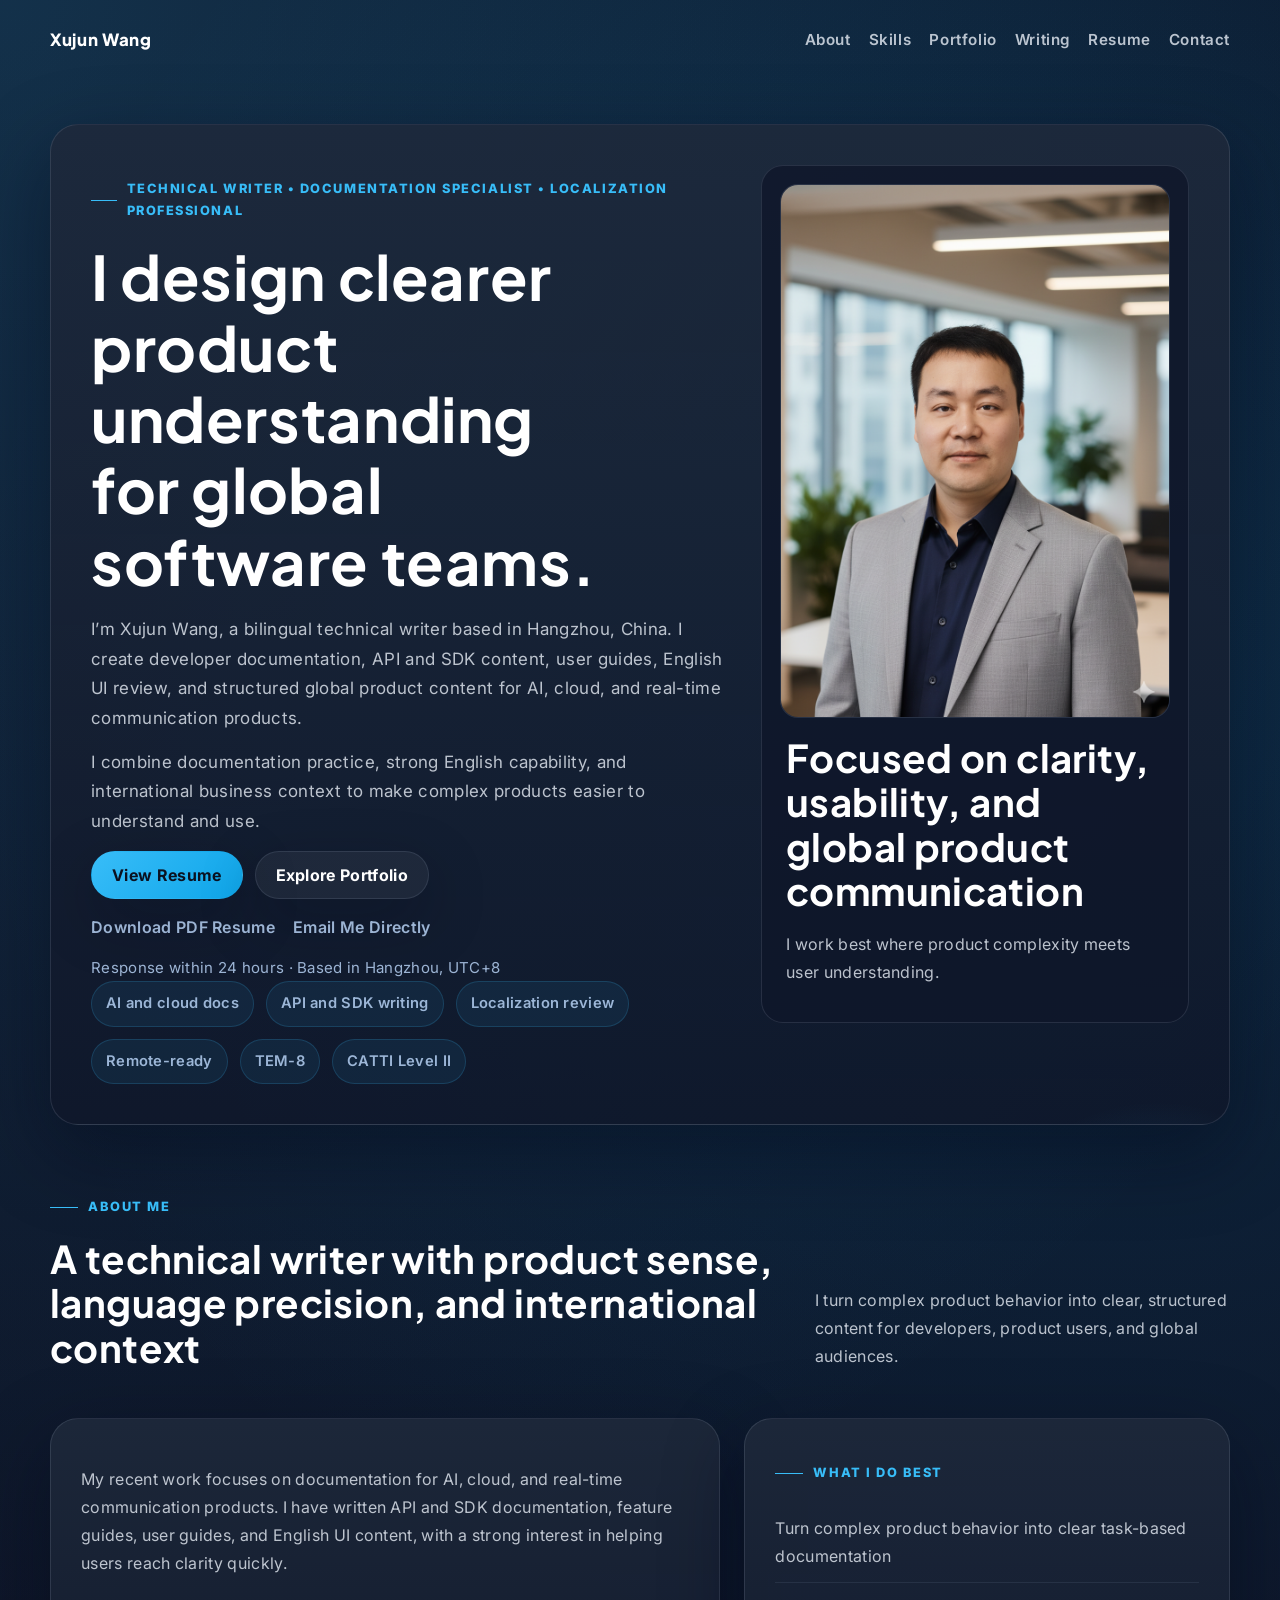
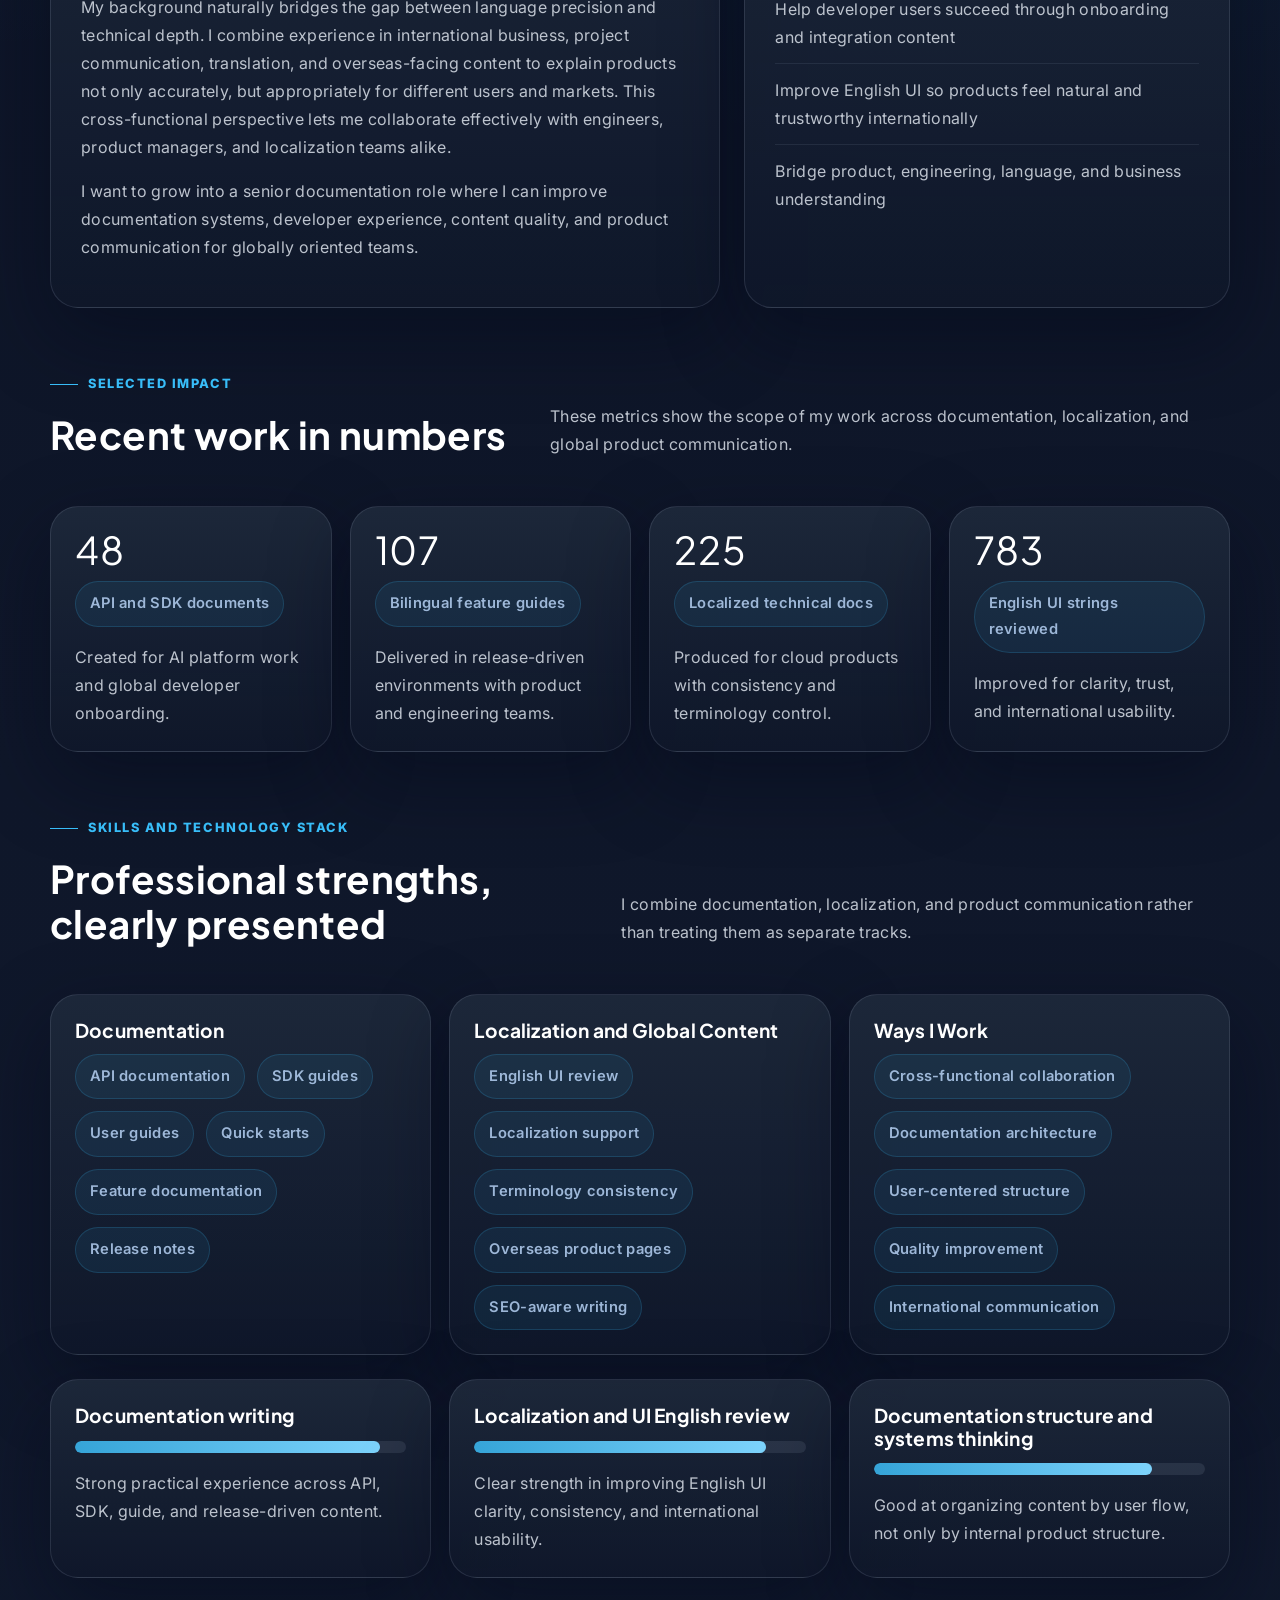
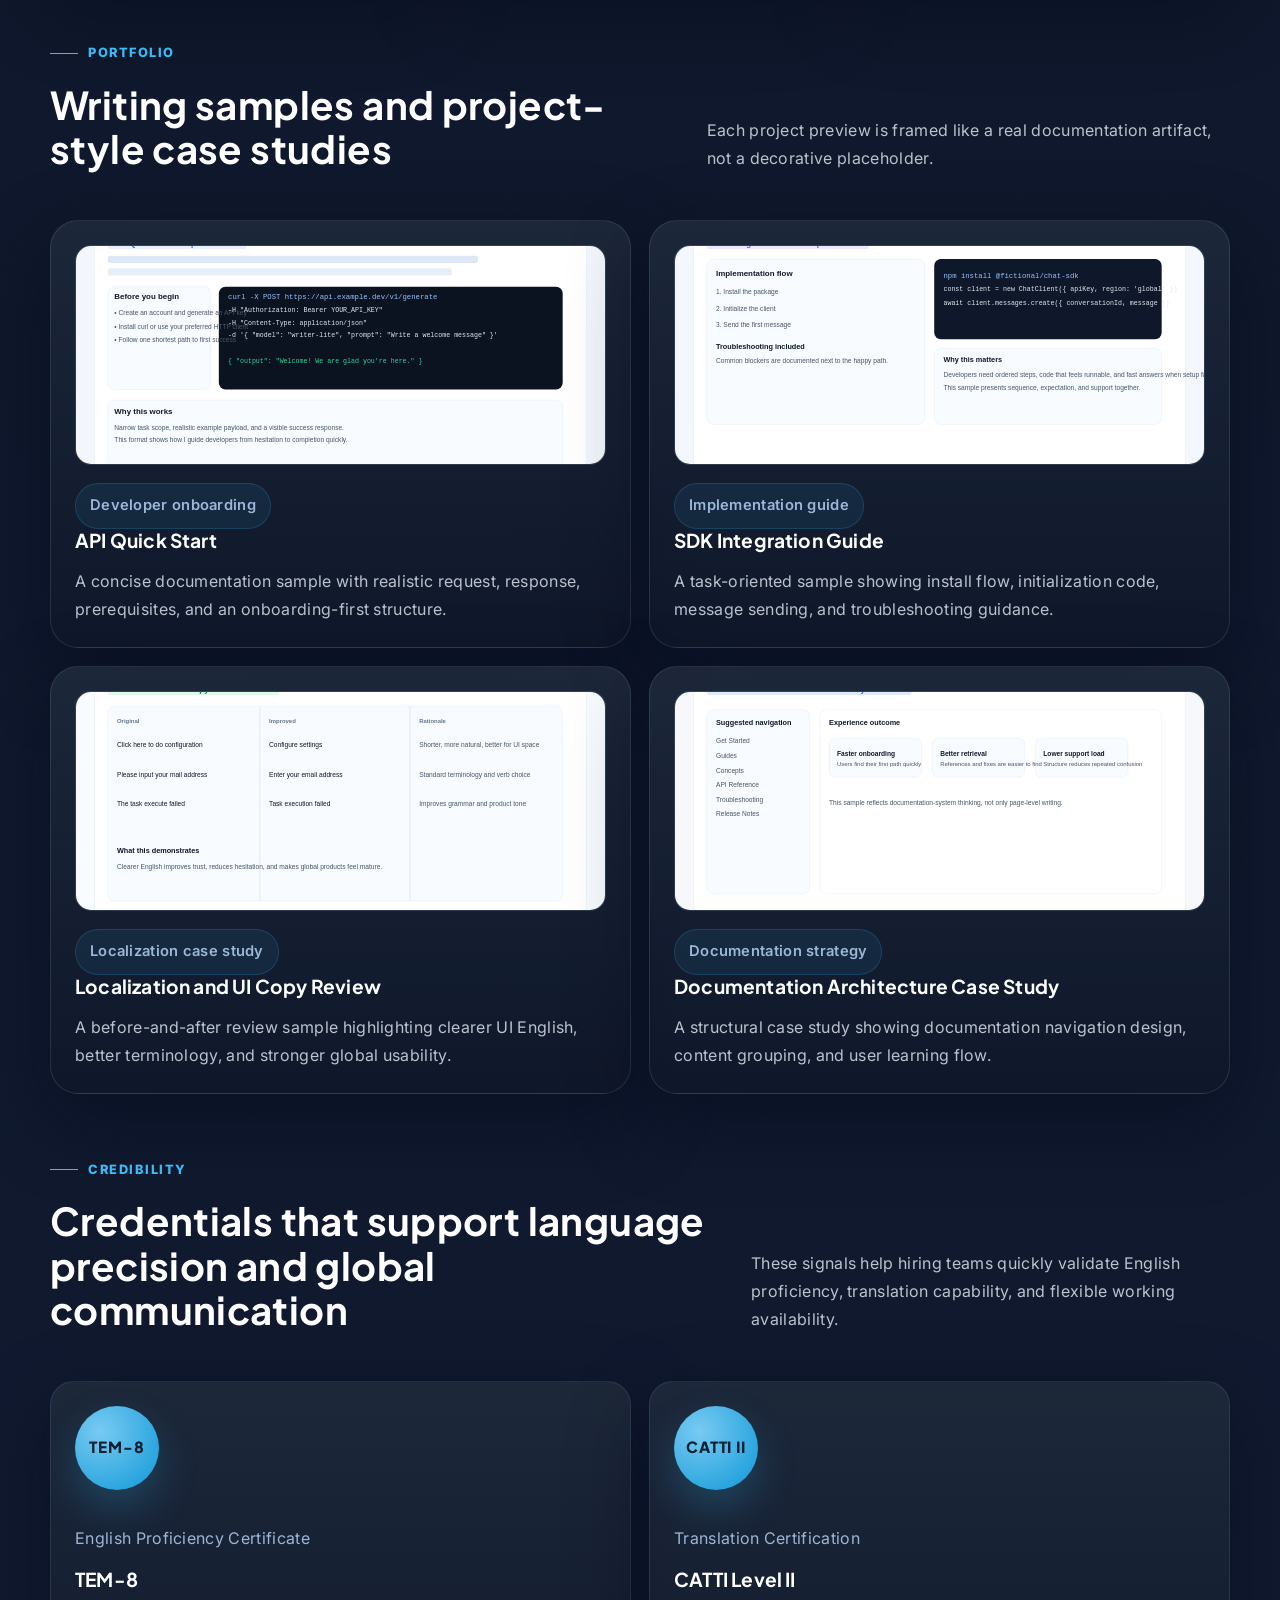
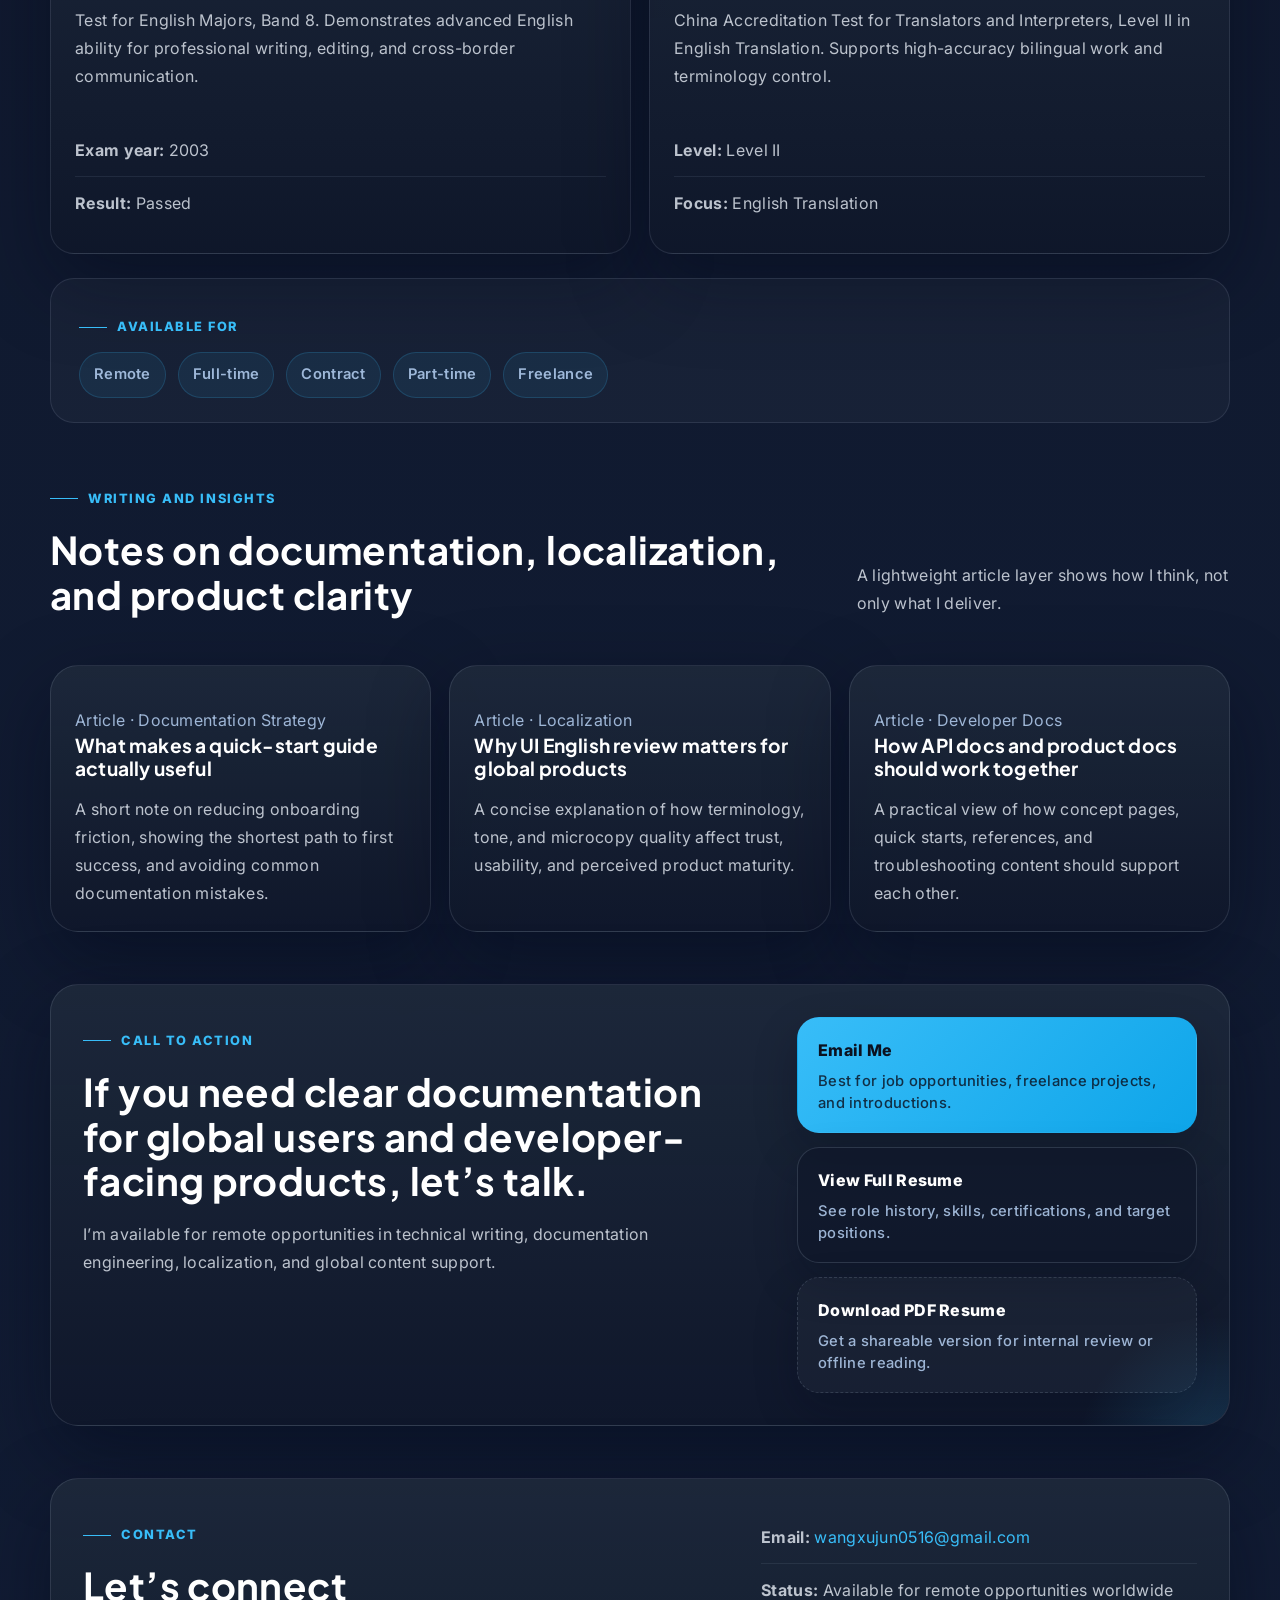
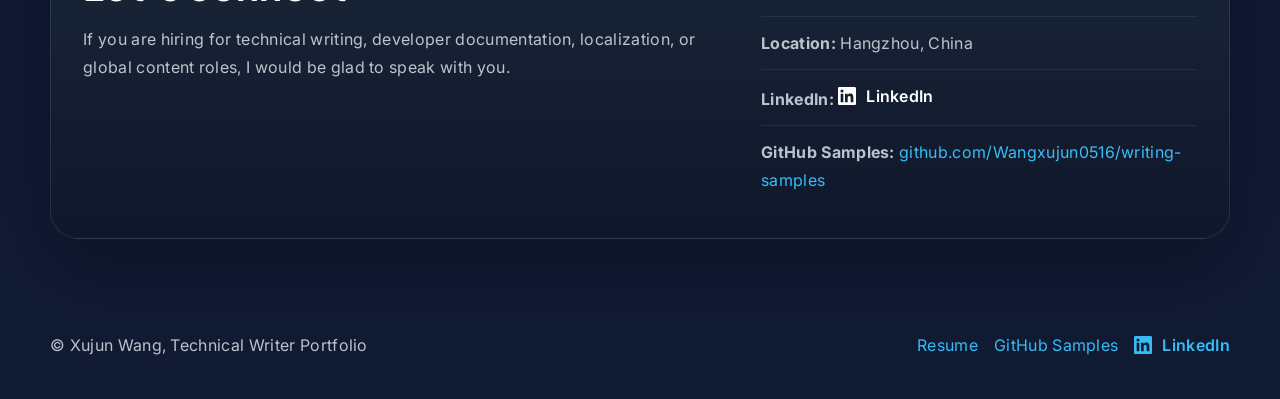
<file: portfolio-site/index.html>
<!doctype html>
<html lang="en">
<head>
  <meta charset="utf-8">
  <meta name="viewport" content="width=device-width, initial-scale=1">
  <title>Xujun Wang | Technical Writer, Documentation Specialist, Localization Professional</title>
  <meta name="description" content="Xujun Wang - Technical Writer specializing in API documentation, SDK guides, and localization for global software teams. Available for remote opportunities.">
  <meta name="keywords" content="technical writer, API documentation, SDK documentation, localization, remote technical writer, China technical writer">
  <meta name="theme-color" content="#0F172A">
  <meta property="og:title" content="Xujun Wang | Technical Writer & Documentation Specialist">
  <meta property="og:description" content="I design clearer product understanding for global software teams.">
  <meta property="og:image" content="https://portfolio-site-bho.pages.dev/assets/og-preview.png">
  <meta property="og:url" content="https://portfolio-site-bho.pages.dev">
  <meta property="og:type" content="website">
  <meta name="twitter:card" content="summary_large_image">
  <meta name="twitter:title" content="Xujun Wang | Technical Writer & Documentation Specialist">
  <meta name="twitter:description" content="I design clearer product understanding for global software teams.">
  <meta name="twitter:image" content="https://portfolio-site-bho.pages.dev/assets/og-preview.png">
  <link rel="canonical" href="https://portfolio-site-bho.pages.dev/">
  <link rel="stylesheet" href="styles.css">
</head>
<body>
  <a class="skip-link" href="#mainContent">Skip to main content</a>
  <header class="site-header" id="siteHeader">
    <div class="container nav-shell">
      <a class="brand" href="index.html" aria-label="Xujun Wang home page">Xujun Wang</a>
      <nav aria-label="Primary">
        <a href="#about">About</a>
        <a href="#skills">Skills</a>
        <a href="#portfolio">Portfolio</a>
        <a href="#insights">Writing</a>
        <a href="resume.html">Resume</a>
        <a href="#contact">Contact</a>
      </nav>
    </div>
  </header>

  <main id="mainContent">
    <section class="hero" data-reveal>
      <div class="container">
        <div class="hero-panel">
          <div>
            <p class="eyebrow">Technical Writer • Documentation Specialist • Localization Professional</p>
            <h1>I design clearer product understanding for global software teams.</h1>
            <p class="lead">I’m Xujun Wang, a bilingual technical writer based in Hangzhou, China. I create developer documentation, API and SDK content, user guides, English UI review, and structured global product content for AI, cloud, and real-time communication products.</p>
            <p class="lead">I combine documentation practice, strong English capability, and international business context to make complex products easier to understand and use.</p>
            <div class="hero-actions">
              <a class="button primary" href="resume.html">View Resume</a>
              <a class="button" href="#portfolio">Explore Portfolio</a>
            </div>
            <div class="hero-support-links" aria-label="Secondary actions">
              <a href="assets/xujun-wang-resume-en.pdf" download>Download PDF Resume</a>
              <a href="mailto:wangxujun0516@gmail.com">Email Me Directly</a>
            </div>
            <p class="hero-meta-note">Response within 24 hours · Based in Hangzhou, UTC+8</p>
            <div class="hero-proof" aria-label="Key proof points">
              <span>AI and cloud docs</span>
              <span>API and SDK writing</span>
              <span>Localization review</span>
              <span>Remote-ready</span>
              <span>TEM-8</span>
              <span>CATTI Level II</span>
            </div>
          </div>
          <aside class="hero-visual">
            <div class="visual-card">
              <img src="assets/headshot-user.png" alt="Professional portrait of Xujun Wang" class="headshot" decoding="async" fetchpriority="high">
              <div class="visual-caption">
                <h2>Focused on clarity, usability, and global product communication</h2>
                <p>I work best where product complexity meets user understanding.</p>
              </div>
            </div>
          </aside>
        </div>
      </div>
    </section>

    <section id="about" class="section" data-reveal>
      <div class="container section-shell">
        <div class="section-heading-row">
          <div>
            <p class="eyebrow">About Me</p>
            <h2>A technical writer with product sense, language precision, and international context</h2>
          </div>
          <p class="section-intro">I turn complex product behavior into clear, structured content for developers, product users, and global audiences.</p>
        </div>
        <div class="about-grid">
          <article class="content-panel">
            <p>My recent work focuses on documentation for AI, cloud, and real-time communication products. I have written API and SDK documentation, feature guides, user guides, and English UI content, with a strong interest in helping users reach clarity quickly.</p>
            <p>My background naturally bridges the gap between language precision and technical depth. I combine experience in international business, project communication, translation, and overseas-facing content to explain products not only accurately, but appropriately for different users and markets. This cross-functional perspective lets me collaborate effectively with engineers, product managers, and localization teams alike.</p>
            <p>I want to grow into a senior documentation role where I can improve documentation systems, developer experience, content quality, and product communication for globally oriented teams.</p>
          </article>
          <aside class="content-panel">
            <p class="eyebrow">What I do best</p>
            <ul class="side-list">
              <li>Turn complex product behavior into clear task-based documentation</li>
              <li>Help developer users succeed through onboarding and integration content</li>
              <li>Improve English UI so products feel natural and trustworthy internationally</li>
              <li>Bridge product, engineering, language, and business understanding</li>
            </ul>
          </aside>
        </div>
      </div>
    </section>

    <section class="section" data-reveal>
      <div class="container section-shell">
        <div class="section-heading-row">
          <div>
            <p class="eyebrow">Selected Impact</p>
            <h2>Recent work in numbers</h2>
          </div>
          <p class="section-intro">These metrics show the scope of my work across documentation, localization, and global product communication.</p>
        </div>
        <div class="metrics-grid">
          <article class="metric-card">
            <span class="metric-value" data-countup="50">0</span>
            <span class="stat-label">API and SDK documents</span>
            <p>Created for AI platform work and global developer onboarding.</p>
          </article>
          <article class="metric-card">
            <span class="metric-value" data-countup="110">0</span>
            <span class="stat-label">Bilingual feature guides</span>
            <p>Delivered in release-driven environments with product and engineering teams.</p>
          </article>
          <article class="metric-card">
            <span class="metric-value" data-countup="230">0</span>
            <span class="stat-label">Localized technical docs</span>
            <p>Produced for cloud products with consistency and terminology control.</p>
          </article>
          <article class="metric-card">
            <span class="metric-value" data-countup="800">0</span>
            <span class="stat-label">English UI strings reviewed</span>
            <p>Improved for clarity, trust, and international usability.</p>
          </article>
        </div>
      </div>
    </section>

    <section id="skills" class="section" data-reveal>
      <div class="container section-shell">
        <div class="section-heading-row">
          <div>
            <p class="eyebrow">Skills and Technology Stack</p>
            <h2>Professional strengths, clearly presented</h2>
          </div>
          <p class="section-intro">I combine documentation, localization, and product communication rather than treating them as separate tracks.</p>
        </div>
        <div class="skill-dashboard">
          <article class="skill-card">
            <h3>Documentation</h3>
            <div class="tag-list">
              <span>API documentation</span>
              <span>SDK guides</span>
              <span>User guides</span>
              <span>Quick starts</span>
              <span>Feature documentation</span>
              <span>Release notes</span>
            </div>
          </article>
          <article class="skill-card">
            <h3>Localization and Global Content</h3>
            <div class="tag-list">
              <span>English UI review</span>
              <span>Localization support</span>
              <span>Terminology consistency</span>
              <span>Overseas product pages</span>
              <span>SEO-aware writing</span>
            </div>
          </article>
          <article class="skill-card">
            <h3>Ways I Work</h3>
            <div class="tag-list">
              <span>Cross-functional collaboration</span>
              <span>Documentation architecture</span>
              <span>User-centered structure</span>
              <span>Quality improvement</span>
              <span>International communication</span>
            </div>
          </article>
        </div>
        <div class="skill-bars">
          <article class="bar-card">
            <h3>Documentation writing</h3>
            <div class="bar"><span style="width: 92%"></span></div>
            <p>Strong practical experience across API, SDK, guide, and release-driven content.</p>
          </article>
          <article class="bar-card">
            <h3>Localization and UI English review</h3>
            <div class="bar"><span style="width: 88%"></span></div>
            <p>Clear strength in improving English UI clarity, consistency, and international usability.</p>
          </article>
          <article class="bar-card">
            <h3>Documentation structure and systems thinking</h3>
            <div class="bar"><span style="width: 84%"></span></div>
            <p>Good at organizing content by user flow, not only by internal product structure.</p>
          </article>
        </div>
      </div>
    </section>

    <section id="portfolio" class="section" data-reveal>
      <div class="container section-shell">
        <div class="section-heading-row">
          <div>
            <p class="eyebrow">Portfolio</p>
            <h2>Writing samples and project-style case studies</h2>
          </div>
          <p class="section-intro">Each project preview is framed like a real documentation artifact, not a decorative placeholder.</p>
        </div>
        <div class="project-grid">
          <a class="project-card" href="samples/api-quickstart.html">
            <img class="project-image" src="assets/api-quickstart-sample.svg" alt="Screenshot-style preview of a real API quick-start documentation sample" loading="lazy" decoding="async">
            <div class="project-content">
              <span class="sample-type">Developer onboarding</span>
              <h3>API Quick Start</h3>
              <p>A concise documentation sample with realistic request, response, prerequisites, and an onboarding-first structure.</p>
            </div>
          </a>
          <a class="project-card" href="samples/sdk-integration-guide.html">
            <img class="project-image" src="assets/sdk-integration-sample.svg" alt="Screenshot-style preview of a real SDK integration guide sample" loading="lazy" decoding="async">
            <div class="project-content">
              <span class="sample-type">Implementation guide</span>
              <h3>SDK Integration Guide</h3>
              <p>A task-oriented sample showing install flow, initialization code, message sending, and troubleshooting guidance.</p>
            </div>
          </a>
          <a class="project-card" href="samples/localization-case-study.html">
            <img class="project-image" src="assets/localization-review-sample.svg" alt="Screenshot-style preview of a localization and UI copy review sample" loading="lazy" decoding="async">
            <div class="project-content">
              <span class="sample-type">Localization case study</span>
              <h3>Localization and UI Copy Review</h3>
              <p>A before-and-after review sample highlighting clearer UI English, better terminology, and stronger global usability.</p>
            </div>
          </a>
          <a class="project-card" href="samples/docs-architecture-case-study.html">
            <img class="project-image" src="assets/docs-architecture-sample.svg" alt="Screenshot-style preview of a documentation architecture case study sample" loading="lazy" decoding="async">
            <div class="project-content">
              <span class="sample-type">Documentation strategy</span>
              <h3>Documentation Architecture Case Study</h3>
              <p>A structural case study showing documentation navigation design, content grouping, and user learning flow.</p>
            </div>
          </a>
        </div>
      </div>
    </section>

    <section class="section" data-reveal>
      <div class="container section-shell">
        <div class="section-heading-row">
          <div>
            <p class="eyebrow">Credibility</p>
            <h2>Credentials that support language precision and global communication</h2>
          </div>
          <p class="section-intro">These signals help hiring teams quickly validate English proficiency, translation capability, and flexible working availability.</p>
        </div>

        <div class="credibility-grid">
          <article class="credential-card">
            <div class="credential-mark">TEM-8</div>
            <div>
              <p class="blog-meta">English Proficiency Certificate</p>
              <h3>TEM-8</h3>
              <p>Test for English Majors, Band 8. Demonstrates advanced English ability for professional writing, editing, and cross-border communication.</p>
            </div>
            <ul class="meta-list">
              <li><strong>Exam year:</strong> 2003</li>
              <li><strong>Result:</strong> Passed</li>
            </ul>
          </article>

          <article class="credential-card">
            <div class="credential-mark">CATTI II</div>
            <div>
              <p class="blog-meta">Translation Certification</p>
              <h3>CATTI Level II</h3>
              <p>China Accreditation Test for Translators and Interpreters, Level II in English Translation. Supports high-accuracy bilingual work and terminology control.</p>
            </div>
            <ul class="meta-list">
              <li><strong>Level:</strong> Level II</li>
              <li><strong>Focus:</strong> English Translation</li>
            </ul>
          </article>
        </div>

        <div class="availability-panel">
          <p class="eyebrow">Available for</p>
          <div class="tag-list">
            <span>Remote</span>
            <span>Full-time</span>
            <span>Contract</span>
            <span>Part-time</span>
            <span>Freelance</span>
          </div>
        </div>
      </div>
    </section>

    <section id="insights" class="section" data-reveal>
      <div class="container section-shell">
        <div class="section-heading-row">
          <div>
            <p class="eyebrow">Writing and Insights</p>
            <h2>Notes on documentation, localization, and product clarity</h2>
          </div>
          <p class="section-intro">A lightweight article layer shows how I think, not only what I deliver.</p>
        </div>
        <div class="blog-grid">
          <a class="blog-card" href="articles/quick-start-guide-principles.html">
            <p class="blog-meta">Article · Documentation Strategy</p>
            <h3>What makes a quick-start guide actually useful</h3>
            <p>A short note on reducing onboarding friction, showing the shortest path to first success, and avoiding common documentation mistakes.</p>
          </a>
          <a class="blog-card" href="articles/ui-english-for-global-products.html">
            <p class="blog-meta">Article · Localization</p>
            <h3>Why UI English review matters for global products</h3>
            <p>A concise explanation of how terminology, tone, and microcopy quality affect trust, usability, and perceived product maturity.</p>
          </a>
          <a class="blog-card" href="articles/api-docs-and-product-docs.html">
            <p class="blog-meta">Article · Developer Docs</p>
            <h3>How API docs and product docs should work together</h3>
            <p>A practical view of how concept pages, quick starts, references, and troubleshooting content should support each other.</p>
          </a>
        </div>
      </div>
    </section>

    <section class="section" data-reveal>
      <div class="container">
        <div class="cta-panel">
          <div class="cta-copy">
            <p class="eyebrow">Call to Action</p>
            <h2>If you need clear documentation for global users and developer-facing products, let’s talk.</h2>
            <p>I’m available for remote opportunities in technical writing, documentation engineering, localization, and global content support.</p>
          </div>
          <div class="cta-actions">
            <a class="button primary cta-button" href="mailto:wangxujun0516@gmail.com">
              <span class="cta-button-title">Email Me</span>
              <span class="cta-button-meta">Best for job opportunities, freelance projects, and introductions.</span>
            </a>
            <a class="button cta-button" href="resume.html">
              <span class="cta-button-title">View Full Resume</span>
              <span class="cta-button-meta">See role history, skills, certifications, and target positions.</span>
            </a>
            <a class="button cta-button cta-button-quiet" href="assets/xujun-wang-resume-en.pdf" download>
              <span class="cta-button-title">Download PDF Resume</span>
              <span class="cta-button-meta">Get a shareable version for internal review or offline reading.</span>
            </a>
          </div>
        </div>
      </div>
    </section>

    <section id="contact" class="section" data-reveal>
      <div class="container">
        <div class="contact-panel">
          <div class="contact-copy">
            <p class="eyebrow">Contact</p>
            <h2>Let’s connect</h2>
            <p>If you are hiring for technical writing, developer documentation, localization, or global content roles, I would be glad to speak with you.</p>
          </div>
          <div>
            <ul class="contact-list">
              <li><strong>Email:</strong> <a href="mailto:wangxujun0516@gmail.com">wangxujun0516@gmail.com</a></li>
              <li><strong>Status:</strong> Available for remote opportunities worldwide</li>
              <li><strong>Location:</strong> Hangzhou, China</li>
              <li>
                <strong>LinkedIn:</strong>
                <a class="social-link" href="https://www.linkedin.com/in/xujun-wang-aab8b8264/" target="_blank" rel="noreferrer">
                  <svg class="social-icon" viewBox="0 0 24 24" aria-hidden="true" focusable="false">
                    <path d="M20.45 20.45h-3.554V14.88c0-1.328-.028-3.036-1.852-3.036-1.853 0-2.136 1.445-2.136 2.939v5.667H9.344V9h3.414v1.561h.049c.476-.9 1.637-1.85 3.369-1.85 3.602 0 4.267 2.37 4.267 5.456v6.283zM5.337 7.433a2.063 2.063 0 1 1 0-4.126 2.063 2.063 0 0 1 0 4.126zM7.114 20.45H3.56V9h3.554v11.45zM22.225 0H1.771C.792 0 0 .774 0 1.729v20.542C0 23.226.792 24 1.771 24h20.451C23.2 24 24 23.226 24 22.271V1.729C24 .774 23.2 0 22.222 0h.003z"></path>
                  </svg>
                  <span>LinkedIn</span>
                </a>
              </li>
              <li><strong>GitHub Samples:</strong> <a href="https://github.com/Wangxujun0516/writing-samples" target="_blank" rel="noreferrer">github.com/Wangxujun0516/writing-samples</a></li>
            </ul>
          </div>
        </div>
      </div>
    </section>
  </main>

  <footer class="site-footer">
    <div class="container footer-row">
      <p>© Xujun Wang, Technical Writer Portfolio</p>
      <div class="footer-links">
        <a href="resume.html">Resume</a>
        <a href="https://github.com/Wangxujun0516/writing-samples" target="_blank" rel="noreferrer">GitHub Samples</a>
        <a class="social-link" href="https://www.linkedin.com/in/xujun-wang-aab8b8264/" target="_blank" rel="noreferrer">
          <svg class="social-icon" viewBox="0 0 24 24" aria-hidden="true" focusable="false">
            <path d="M20.45 20.45h-3.554V14.88c0-1.328-.028-3.036-1.852-3.036-1.853 0-2.136 1.445-2.136 2.939v5.667H9.344V9h3.414v1.561h.049c.476-.9 1.637-1.85 3.369-1.85 3.602 0 4.267 2.37 4.267 5.456v6.283zM5.337 7.433a2.063 2.063 0 1 1 0-4.126 2.063 2.063 0 0 1 0 4.126zM7.114 20.45H3.56V9h3.554v11.45zM22.225 0H1.771C.792 0 0 .774 0 1.729v20.542C0 23.226.792 24 1.771 24h20.451C23.2 24 24 23.226 24 22.271V1.729C24 .774 23.2 0 22.222 0h.003z"></path>
          </svg>
          <span>LinkedIn</span>
        </a>
      </div>
    </div>
  </footer>

  <script type="application/ld+json">
    {
      "@context": "https://schema.org",
      "@type": "Person",
      "name": "Xujun Wang",
      "jobTitle": "Technical Writer",
      "description": "Technical writer specializing in API documentation, SDK guides, and localization for global software teams.",
      "url": "https://portfolio-site-bho.pages.dev/",
      "image": "https://portfolio-site-bho.pages.dev/assets/headshot-user.png",
      "email": "mailto:wangxujun0516@gmail.com",
      "address": {
        "@type": "PostalAddress",
        "addressLocality": "Hangzhou",
        "addressCountry": "CN"
      },
      "knowsAbout": [
        "Technical writing",
        "API documentation",
        "SDK documentation",
        "Localization",
        "Developer documentation",
        "Global content"
      ],
      "sameAs": [
        "https://github.com/Wangxujun0516/writing-samples",
        "https://www.linkedin.com/in/xujun-wang-aab8b8264/"
      ]
    }
  </script>
  <script>
    const header = document.getElementById('siteHeader');
    const onScroll = () => {
      header.classList.toggle('scrolled', window.scrollY > 16);
    };
    onScroll();
    window.addEventListener('scroll', onScroll, { passive: true });

    const revealTargets = document.querySelectorAll('[data-reveal]');
    const prefersReducedMotion = window.matchMedia('(prefers-reduced-motion: reduce)').matches;

    if (prefersReducedMotion) {
      revealTargets.forEach((el) => el.classList.add('is-visible'));
    } else {
      const revealObserver = new IntersectionObserver((entries, observer) => {
        entries.forEach((entry) => {
          if (!entry.isIntersecting) return;
          entry.target.classList.add('is-visible');
          observer.unobserve(entry.target);
        });
      }, { threshold: 0.18, rootMargin: '0px 0px -40px 0px' });

      revealTargets.forEach((el) => revealObserver.observe(el));
    }

    const countNodes = document.querySelectorAll('[data-countup]');
    const animateCount = (node) => {
      const target = Number(node.dataset.countup || 0);
      const duration = 1400;
      const start = performance.now();

      const step = (time) => {
        const progress = Math.min((time - start) / duration, 1);
        const eased = 1 - Math.pow(1 - progress, 3);
        node.textContent = Math.floor(target * eased).toLocaleString();
        if (progress < 1) {
          requestAnimationFrame(step);
        } else {
          node.textContent = target.toLocaleString() + '+';
        }
      };

      requestAnimationFrame(step);
    };

    if (prefersReducedMotion) {
      countNodes.forEach((node) => {
        node.textContent = Number(node.dataset.countup || 0).toLocaleString() + '+';
      });
    } else {
      const countObserver = new IntersectionObserver((entries, observer) => {
        entries.forEach((entry) => {
          if (!entry.isIntersecting) return;
          animateCount(entry.target);
          observer.unobserve(entry.target);
        });
      }, { threshold: 0.4 });

      countNodes.forEach((node) => countObserver.observe(node));
    }
  </script>
</body>
</html>
</file>
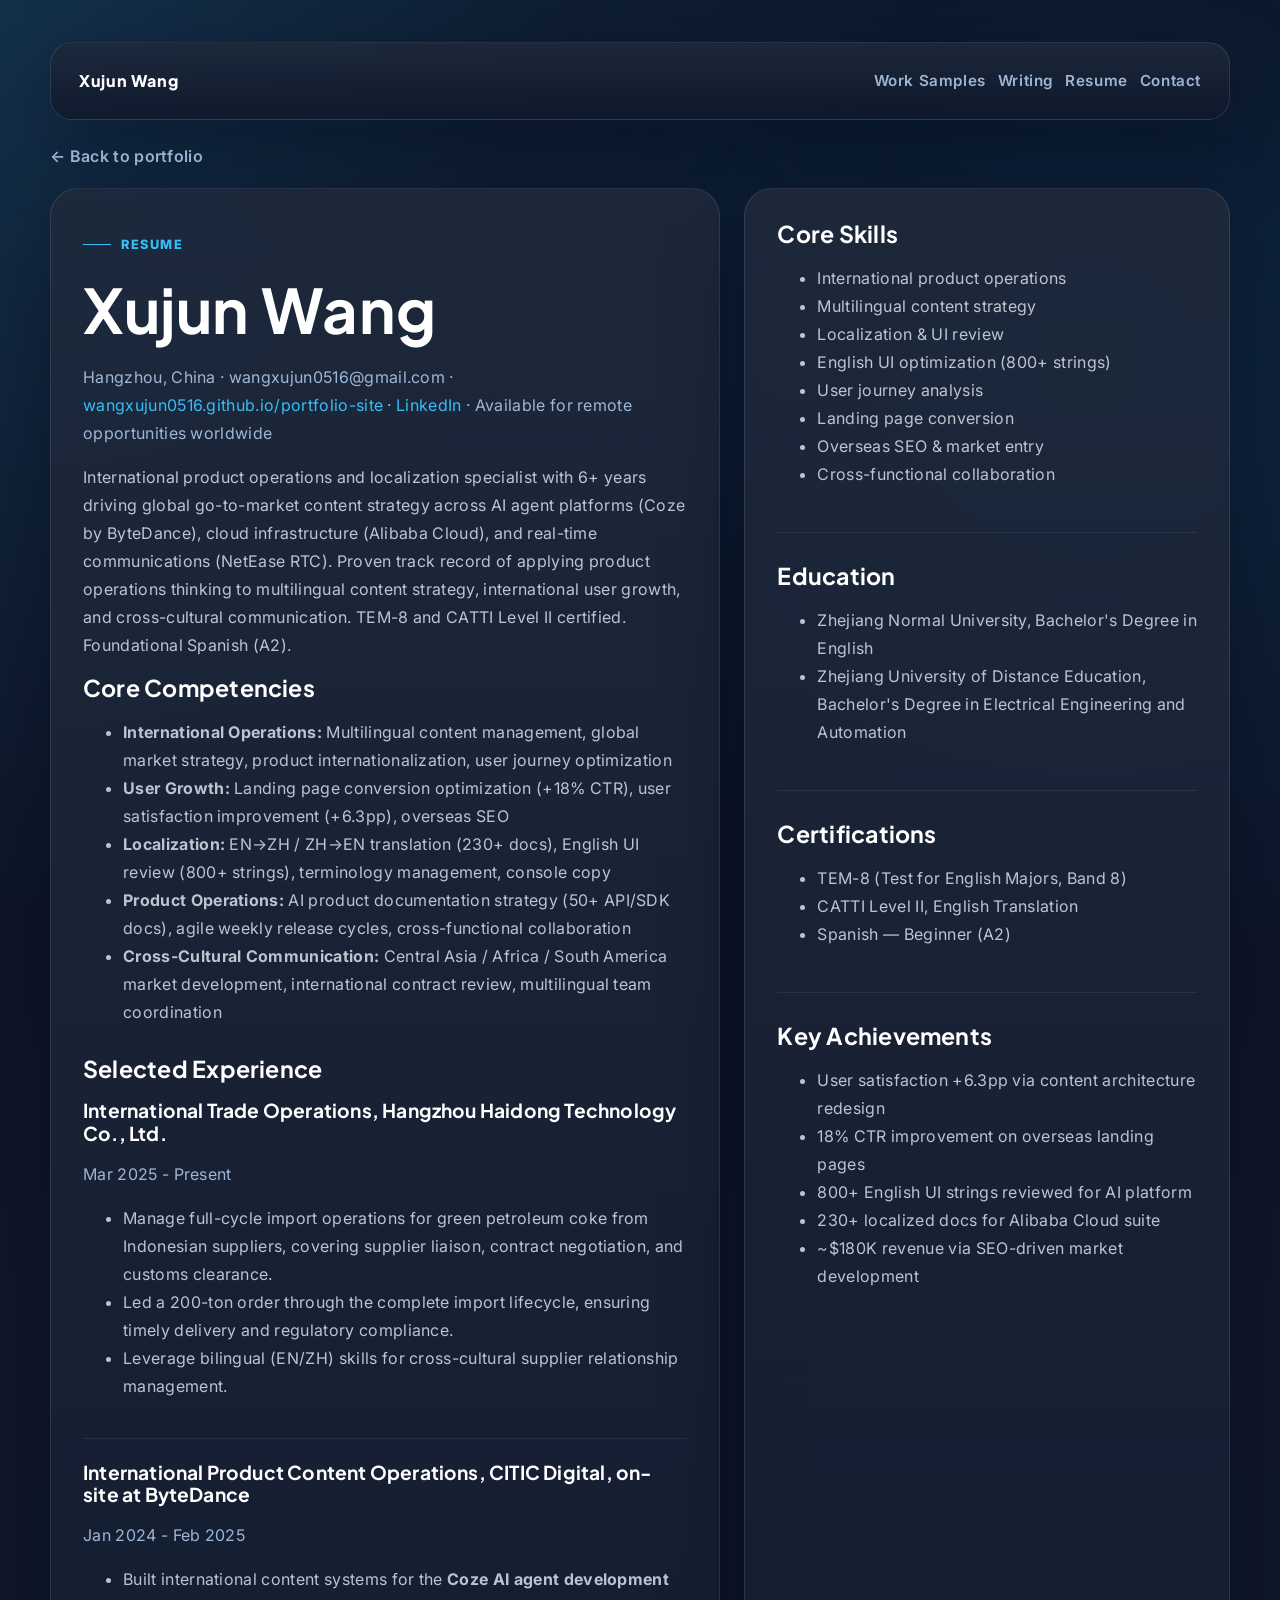
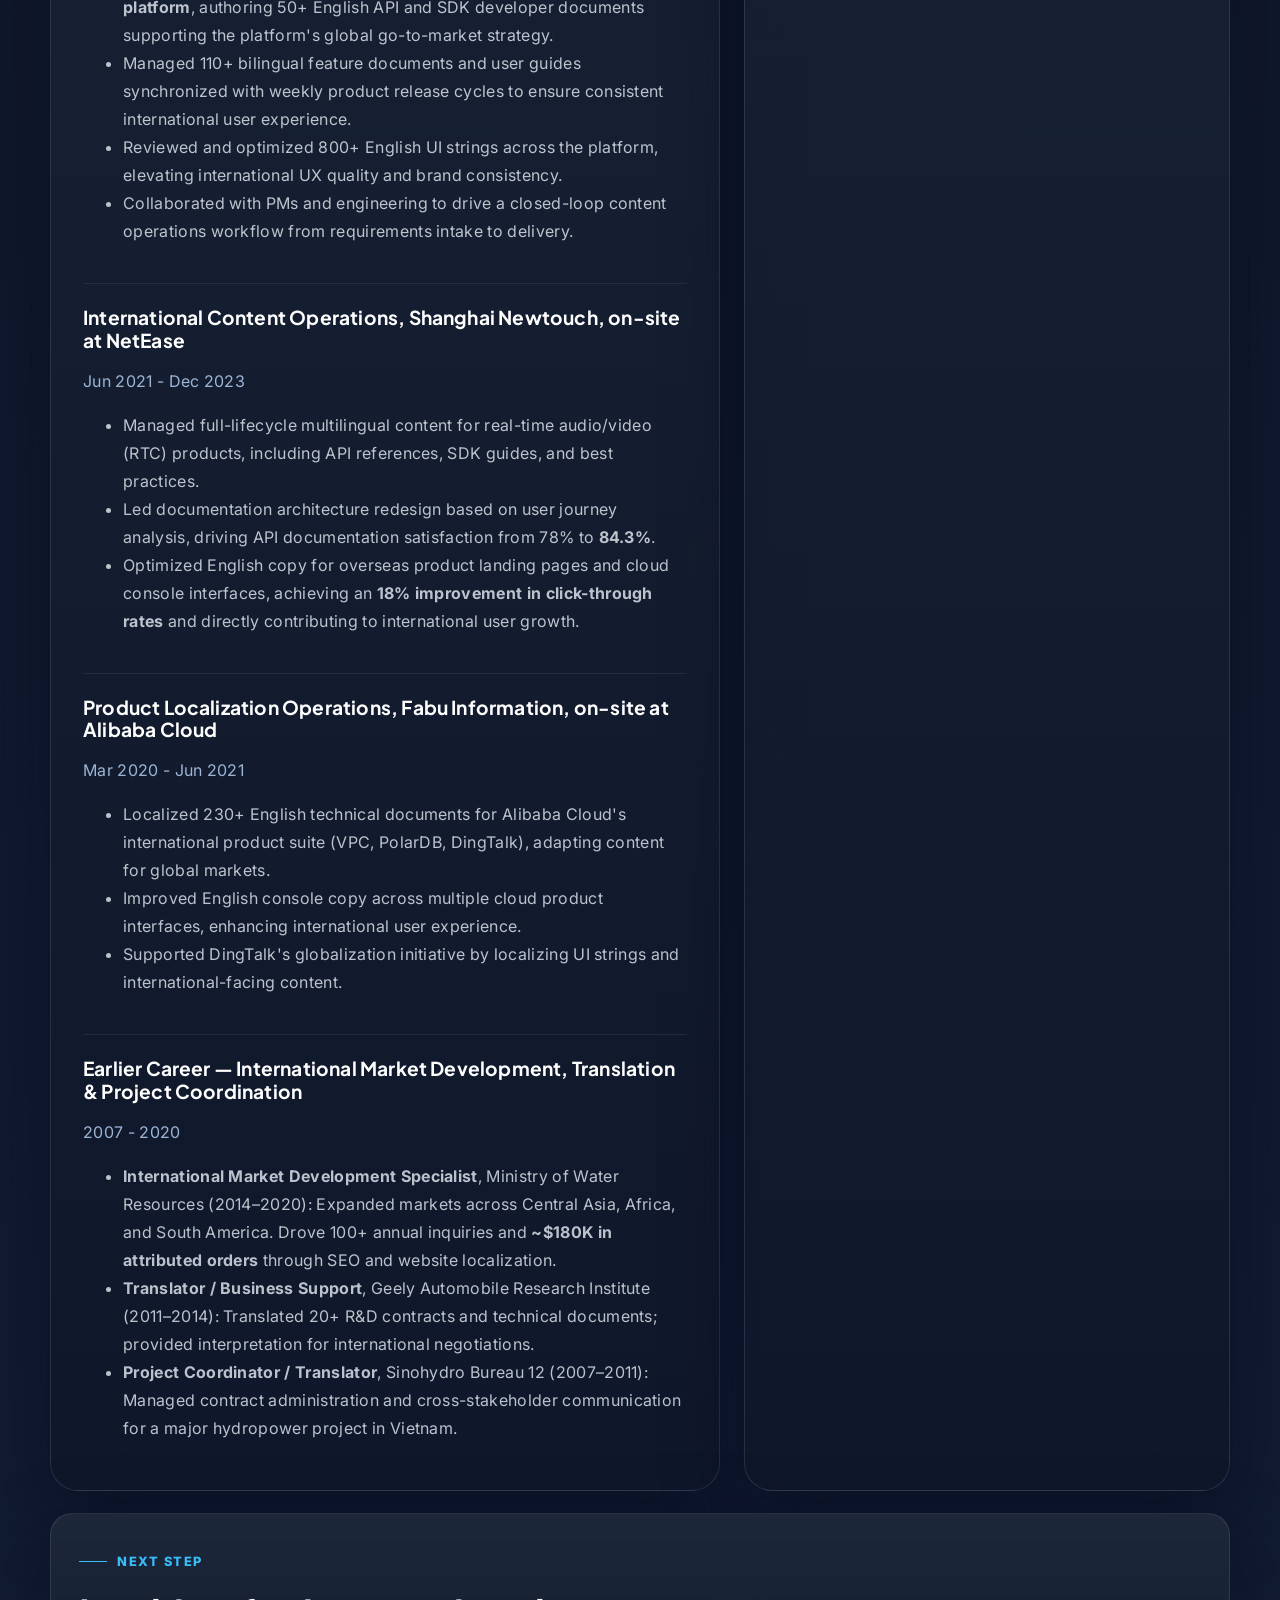
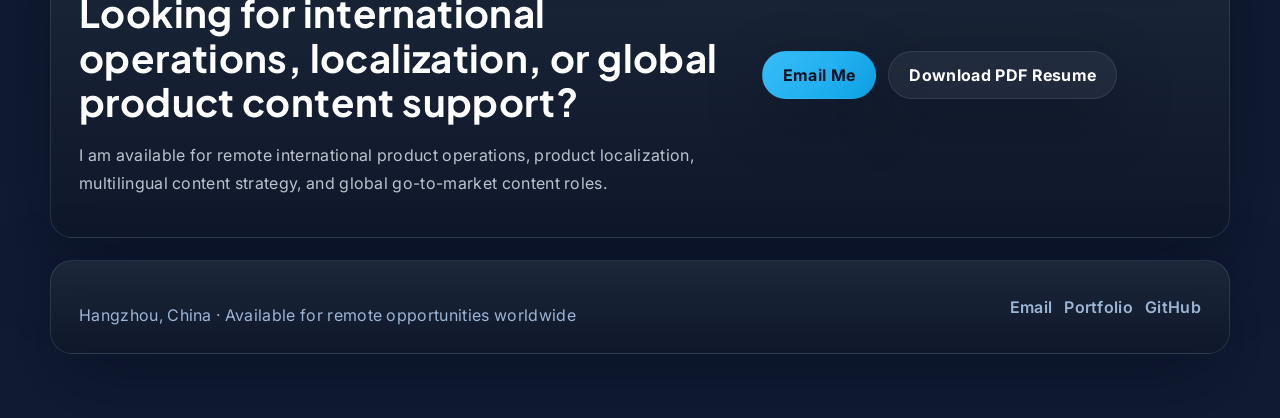
<file: portfolio-site/resume.html>
<!doctype html>
<html lang="en">
<head>
  <meta charset="utf-8">
  <meta name="viewport" content="width=device-width, initial-scale=1">
  <title>Resume | Xujun Wang — International Product Operations & Localization</title>
  <meta name="description" content="Resume of Xujun Wang — international product operations and localization specialist with experience in AI platforms, cloud infrastructure, and global market development.">
  <meta name="theme-color" content="#0F172A">
  <meta property="og:title" content="Resume | Xujun Wang — International Product Operations & Localization">
  <meta property="og:description" content="International product operations and localization specialist with AI platform (Coze/ByteDance), cloud (Alibaba Cloud), and RTC (NetEase) experience. TEM-8, CATTI Level II.">
  <meta property="og:image" content="https://wangxujun0516.github.io/portfolio-site/assets/og-preview.png">
  <meta property="og:url" content="https://wangxujun0516.github.io/portfolio-site/resume.html">
  <meta property="og:type" content="profile">
  <meta name="twitter:card" content="summary_large_image">
  <meta name="twitter:title" content="Resume | Xujun Wang — International Product Operations & Localization">
  <meta name="twitter:description" content="International product operations and localization specialist with AI platform, cloud, and RTC experience. TEM-8, CATTI Level II.">
  <meta name="twitter:image" content="https://wangxujun0516.github.io/portfolio-site/assets/og-preview.png">
  <link rel="canonical" href="https://wangxujun0516.github.io/portfolio-site/resume.html">
  <link rel="stylesheet" href="styles.css">
</head>
<body>
  <a class="skip-link" href="#mainContent">Skip to main content</a>
  <main class="resume-page" data-reveal id="mainContent">
    <div class="container subpage-shell">
      <header class="subpage-header">
        <a class="brand" href="index.html" aria-label="Xujun Wang home page">Xujun Wang</a>
        <nav class="subpage-nav" aria-label="Resume page">
          <a href="index.html#portfolio">Work Samples</a>
          <a href="index.html#insights">Writing</a>
          <a href="resume.html" aria-current="page">Resume</a>
          <a href="index.html#contact">Contact</a>
        </nav>
      </header>

      <div class="subpage-main">
        <a class="back-link" href="index.html">← Back to portfolio</a>
        <div class="resume-layout">
          <article class="resume-main">
          <header>
            <p class="eyebrow">Resume</p>
            <h1>Xujun Wang</h1>
            <p class="resume-meta">Hangzhou, China · wangxujun0516@gmail.com · <a href="https://wangxujun0516.github.io/portfolio-site/">wangxujun0516.github.io/portfolio-site</a> · <a href="https://www.linkedin.com/in/xujun-wang-aab8b8264/">LinkedIn</a> · Available for remote opportunities worldwide</p>
            <p class="sample-intro">International product operations and localization specialist with 6+ years driving global go-to-market content strategy across AI agent platforms (Coze by ByteDance), cloud infrastructure (Alibaba Cloud), and real-time communications (NetEase RTC). Proven track record of applying product operations thinking to multilingual content strategy, international user growth, and cross-cultural communication. TEM-8 and CATTI Level II certified. Foundational Spanish (A2).</p>
          </header>

          <section>
            <h2>Core Competencies</h2>
            <ul>
              <li><strong>International Operations:</strong> Multilingual content management, global market strategy, product internationalization, user journey optimization</li>
              <li><strong>User Growth:</strong> Landing page conversion optimization (+18% CTR), user satisfaction improvement (+6.3pp), overseas SEO</li>
              <li><strong>Localization:</strong> EN→ZH / ZH→EN translation (230+ docs), English UI review (800+ strings), terminology management, console copy</li>
              <li><strong>Product Operations:</strong> AI product documentation strategy (50+ API/SDK docs), agile weekly release cycles, cross-functional collaboration</li>
              <li><strong>Cross-Cultural Communication:</strong> Central Asia / Africa / South America market development, international contract review, multilingual team coordination</li>
            </ul>
          </section>

          <section>
            <h2>Selected Experience</h2>

            <div class="job">
              <h3>International Trade Operations, Hangzhou Haidong Technology Co., Ltd.</h3>
              <p class="muted">Mar 2025 - Present</p>
              <ul>
                <li>Manage full-cycle import operations for green petroleum coke from Indonesian suppliers, covering supplier liaison, contract negotiation, and customs clearance.</li>
                <li>Led a 200-ton order through the complete import lifecycle, ensuring timely delivery and regulatory compliance.</li>
                <li>Leverage bilingual (EN/ZH) skills for cross-cultural supplier relationship management.</li>
              </ul>
            </div>

            <div class="job">
              <h3>International Product Content Operations, CITIC Digital, on-site at ByteDance</h3>
              <p class="muted">Jan 2024 - Feb 2025</p>
              <ul>
                <li>Built international content systems for the <strong>Coze AI agent development platform</strong>, authoring 50+ English API and SDK developer documents supporting the platform's global go-to-market strategy.</li>
                <li>Managed 110+ bilingual feature documents and user guides synchronized with weekly product release cycles to ensure consistent international user experience.</li>
                <li>Reviewed and optimized 800+ English UI strings across the platform, elevating international UX quality and brand consistency.</li>
                <li>Collaborated with PMs and engineering to drive a closed-loop content operations workflow from requirements intake to delivery.</li>
              </ul>
            </div>

            <div class="job">
              <h3>International Content Operations, Shanghai Newtouch, on-site at NetEase</h3>
              <p class="muted">Jun 2021 - Dec 2023</p>
              <ul>
                <li>Managed full-lifecycle multilingual content for real-time audio/video (RTC) products, including API references, SDK guides, and best practices.</li>
                <li>Led documentation architecture redesign based on user journey analysis, driving API documentation satisfaction from 78% to <strong>84.3%</strong>.</li>
                <li>Optimized English copy for overseas product landing pages and cloud console interfaces, achieving an <strong>18% improvement in click-through rates</strong> and directly contributing to international user growth.</li>
              </ul>
            </div>

            <div class="job">
              <h3>Product Localization Operations, Fabu Information, on-site at Alibaba Cloud</h3>
              <p class="muted">Mar 2020 - Jun 2021</p>
              <ul>
                <li>Localized 230+ English technical documents for Alibaba Cloud's international product suite (VPC, PolarDB, DingTalk), adapting content for global markets.</li>
                <li>Improved English console copy across multiple cloud product interfaces, enhancing international user experience.</li>
                <li>Supported DingTalk's globalization initiative by localizing UI strings and international-facing content.</li>
              </ul>
            </div>

            <div class="job">
              <h3>Earlier Career — International Market Development, Translation &amp; Project Coordination</h3>
              <p class="muted">2007 - 2020</p>
              <ul>
                <li><strong>International Market Development Specialist</strong>, Ministry of Water Resources (2014–2020): Expanded markets across Central Asia, Africa, and South America. Drove 100+ annual inquiries and <strong>~$180K in attributed orders</strong> through SEO and website localization.</li>
                <li><strong>Translator / Business Support</strong>, Geely Automobile Research Institute (2011–2014): Translated 20+ R&D contracts and technical documents; provided interpretation for international negotiations.</li>
                <li><strong>Project Coordinator / Translator</strong>, Sinohydro Bureau 12 (2007–2011): Managed contract administration and cross-stakeholder communication for a major hydropower project in Vietnam.</li>
              </ul>
            </div>
          </section>
          </article>

          <aside class="resume-sidebar">
          <section>
            <h2>Core Skills</h2>
            <ul>
              <li>International product operations</li>
              <li>Multilingual content strategy</li>
              <li>Localization &amp; UI review</li>
              <li>English UI optimization (800+ strings)</li>
              <li>User journey analysis</li>
              <li>Landing page conversion</li>
              <li>Overseas SEO &amp; market entry</li>
              <li>Cross-functional collaboration</li>
            </ul>
          </section>

          <section>
            <h2>Education</h2>
            <ul>
              <li>Zhejiang Normal University, Bachelor's Degree in English</li>
              <li>Zhejiang University of Distance Education, Bachelor's Degree in Electrical Engineering and Automation</li>
            </ul>
          </section>

          <section>
            <h2>Certifications</h2>
            <ul>
              <li>TEM-8 (Test for English Majors, Band 8)</li>
              <li>CATTI Level II, English Translation</li>
              <li>Spanish — Beginner (A2)</li>
            </ul>
          </section>

          <section>
            <h2>Key Achievements</h2>
            <ul>
              <li>User satisfaction +6.3pp via content architecture redesign</li>
              <li>18% CTR improvement on overseas landing pages</li>
              <li>800+ English UI strings reviewed for AI platform</li>
              <li>230+ localized docs for Alibaba Cloud suite</li>
              <li>~$180K revenue via SEO-driven market development</li>
            </ul>
          </section>
          </aside>
        </div>
      </div>

      <section class="subpage-cta" aria-label="Resume contact call to action">
        <div>
          <p class="eyebrow">Next Step</p>
          <h2>Looking for international operations, localization, or global product content support?</h2>
          <p>I am available for remote international product operations, product localization, multilingual content strategy, and global go-to-market content roles.</p>
        </div>
        <div class="contact-shortcuts">
          <a class="button primary" href="mailto:wangxujun0516@gmail.com">Email Me</a>
          <a class="button" href="assets/xujun-wang-resume-en.pdf" download>Download PDF Resume</a>
        </div>
      </section>

      <footer class="subpage-footer">
        <p>Hangzhou, China · Available for remote opportunities worldwide</p>
        <div class="subpage-nav" aria-label="Resume footer links">
          <a href="mailto:wangxujun0516@gmail.com">Email</a>
          <a href="index.html#portfolio">Portfolio</a>
          <a href="https://github.com/Wangxujun0516/portfolio-site">GitHub</a>
        </div>
      </footer>
    </div>
  </main>

  <script type="application/ld+json">
    {
      "@context": "https://schema.org",
      "@type": "Person",
      "name": "Xujun Wang",
      "jobTitle": "International Product Operations & Localization Specialist",
      "description": "International product operations and localization specialist with 6+ years in AI platforms, cloud infrastructure, and global market development.",
      "url": "https://wangxujun0516.github.io/portfolio-site/resume.html",
      "image": "https://wangxujun0516.github.io/portfolio-site/assets/headshot-user.png",
      "email": "mailto:wangxujun0516@gmail.com",
      "address": {
        "@type": "PostalAddress",
        "addressLocality": "Hangzhou",
        "addressCountry": "CN"
      },
      "sameAs": [
        "https://github.com/Wangxujun0516/portfolio-site",
        "https://www.linkedin.com/in/xujun-wang-aab8b8264/"
      ]
    }
  </script>
  <script>
    const prefersReducedMotion = window.matchMedia('(prefers-reduced-motion: reduce)').matches;
    const revealTargets = document.querySelectorAll('[data-reveal]');

    if (prefersReducedMotion) {
      revealTargets.forEach((el) => el.classList.add('is-visible'));
    } else {
      const revealObserver = new IntersectionObserver((entries, observer) => {
        entries.forEach((entry) => {
          if (!entry.isIntersecting) return;
          entry.target.classList.add('is-visible');
          observer.unobserve(entry.target);
        });
      }, { threshold: 0.12, rootMargin: '0px 0px -40px 0px' });

      revealTargets.forEach((el) => revealObserver.observe(el));
    }
  </script>
</body>
</html>
</file>
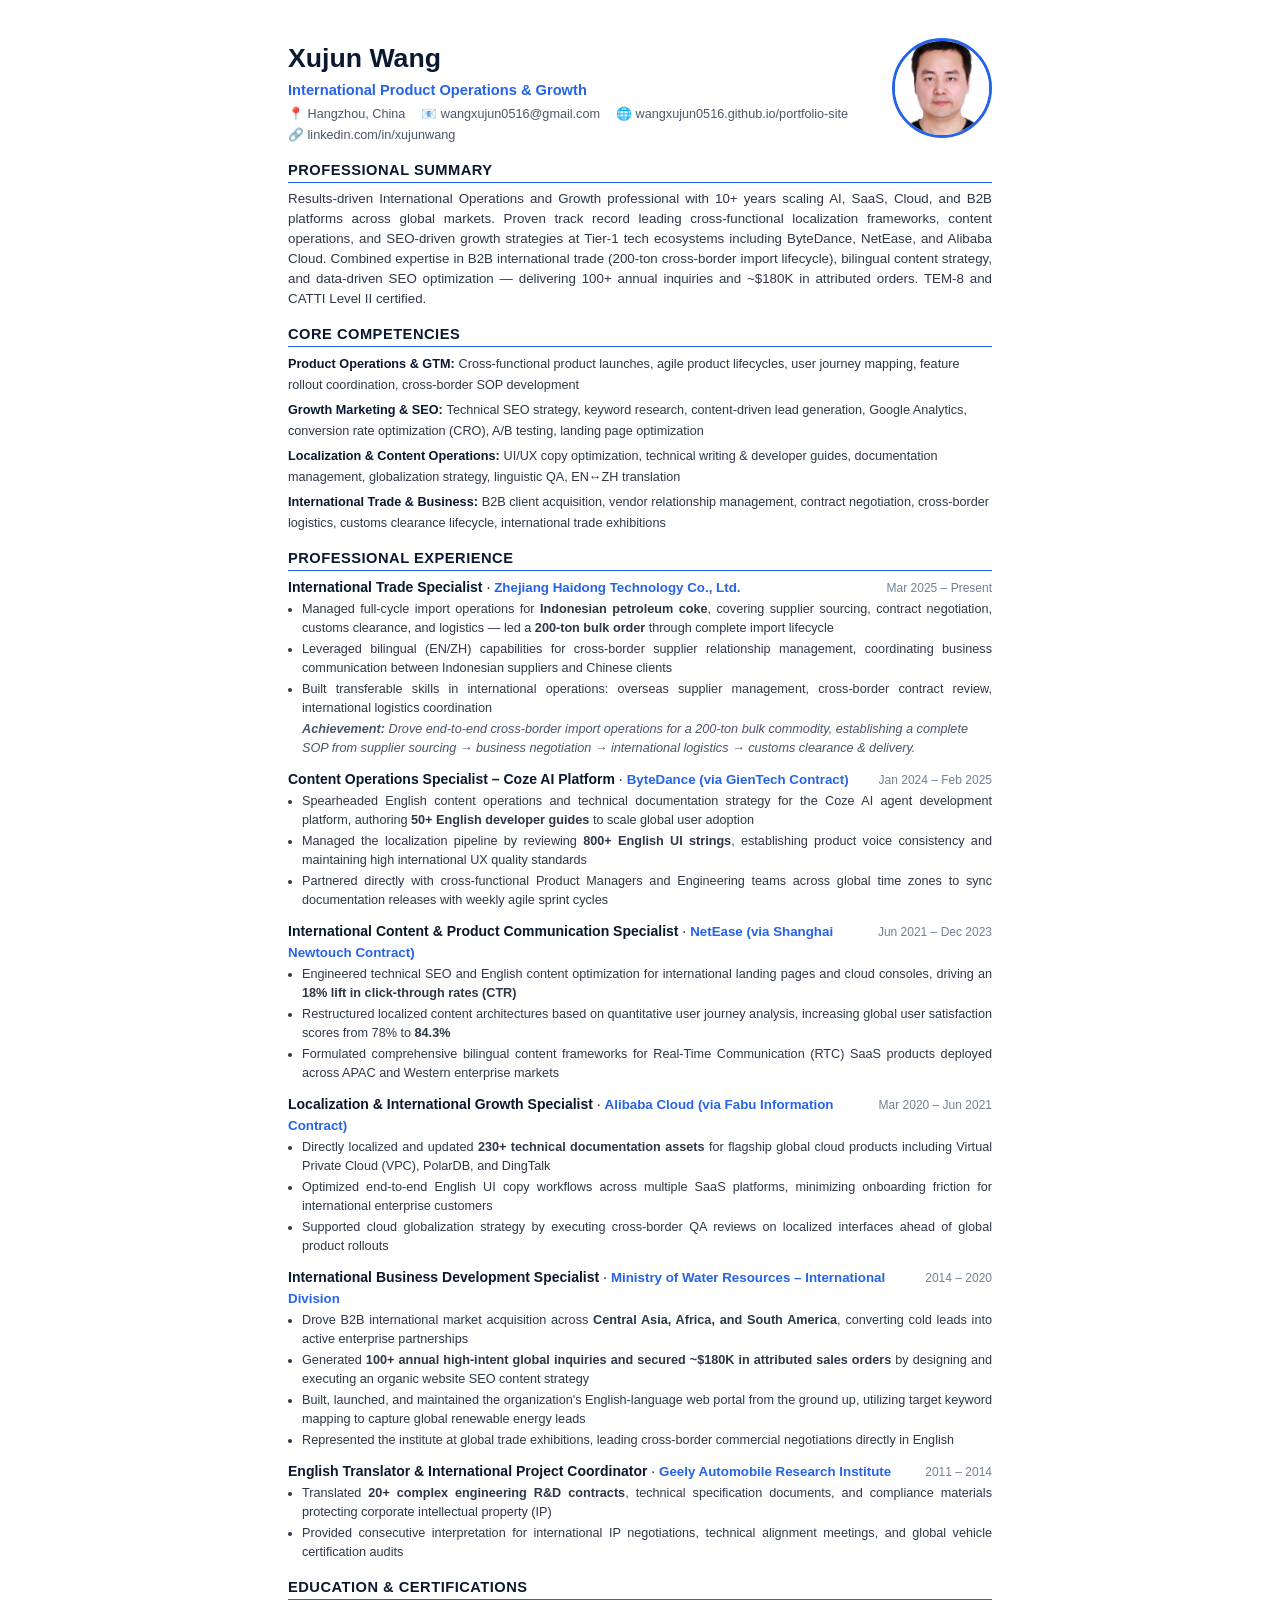
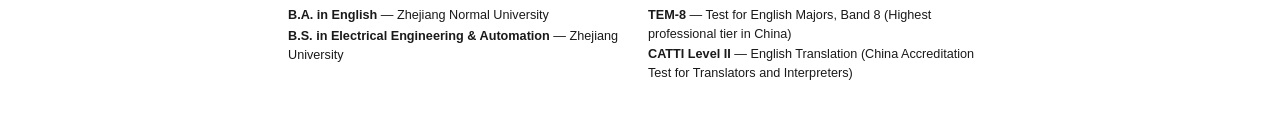
<file: career-profile/resume/xujun-wang-resume-en.html>
<!DOCTYPE html>
<html lang="en">
<head>
<meta charset="UTF-8">
<title>Xujun Wang - International Product Operations & Growth</title>
<style>
  @page { margin: 0.5in 0.6in; }
  * { margin: 0; padding: 0; box-sizing: border-box; }
  body {
    font-family: 'Segoe UI', -apple-system, Helvetica, Arial, sans-serif;
    font-size: 10.5pt;
    line-height: 1.5;
    color: #1a1a1a;
    max-width: 800px;
    margin: 0 auto;
    padding: 0.4in 0.5in;
  }

  .header {
    display: flex;
    justify-content: space-between;
    align-items: flex-start;
    margin-bottom: 14px;
  }
  .header-left { flex: 1; }
  h1 {
    font-size: 20pt;
    font-weight: 700;
    color: #0a192f;
    margin-bottom: 1px;
  }
  .subhead {
    font-size: 11pt;
    color: #2563eb;
    font-weight: 600;
    margin-bottom: 4px;
  }
  .contact-line {
    font-size: 9.5pt;
    color: #4a5568;
    display: flex;
    flex-wrap: wrap;
    gap: 2px 16px;
  }
  .contact-line a { color: #2563eb; text-decoration: none; }
  .header-photo {
    width: 100px;
    height: 100px;
    border-radius: 50%;
    object-fit: cover;
    border: 3px solid #2563eb;
    margin-left: 20px;
    flex-shrink: 0;
  }

  .section-title {
    font-size: 11pt;
    font-weight: 700;
    color: #0a192f;
    border-bottom: 1.5px solid #2563eb;
    padding-bottom: 1px;
    margin-top: 14px;
    margin-bottom: 6px;
    text-transform: uppercase;
    letter-spacing: 0.5px;
  }

  .summary {
    font-size: 10pt;
    color: #2d3748;
    margin-bottom: 8px;
    text-align: justify;
  }

  .skills-block {
    margin-bottom: 4px;
  }
  .skills-cat {
    font-weight: 700;
    color: #0a192f;
    font-size: 9.5pt;
  }
  .skills-text {
    font-size: 9.5pt;
    color: #2d3748;
    margin-bottom: 3px;
  }

  .exp-item { margin-bottom: 11px; }
  .exp-header {
    display: flex;
    justify-content: space-between;
    align-items: baseline;
  }
  .exp-title {
    font-weight: 700;
    font-size: 10.5pt;
    color: #0a192f;
  }
  .exp-company {
    font-weight: 600;
    font-size: 10pt;
    color: #2563eb;
  }
  .exp-date {
    font-size: 9pt;
    color: #718096;
    white-space: nowrap;
  }
  .exp-bullets {
    margin-top: 2px;
    padding-left: 14px;
  }
  .exp-bullets li {
    font-size: 9.5pt;
    margin-bottom: 2px;
    color: #2d3748;
    text-align: justify;
  }
  .exp-achievement {
    font-size: 9.5pt;
    color: #4a5568;
    margin: 2px 0 0 14px;
    font-style: italic;
  }

  .edu-item { font-size: 9.5pt; margin-bottom: 2px; }
  .edu-item .name { font-weight: 600; }

  .cert-item { font-size: 9.5pt; margin-bottom: 1px; }

  .grid-2 {
    display: grid;
    grid-template-columns: 1fr 1fr;
    gap: 1px 16px;
  }

  @media print {
    body { padding: 0; }
  }
</style>
</head>
<body>

<div class="header">
  <div class="header-left">
    <h1>Xujun Wang</h1>
    <div class="subhead">International Product Operations &amp; Growth</div>
    <div class="contact-line">
      <span>📍 Hangzhou, China</span>
      <span>📧 wangxujun0516@gmail.com</span>
      <span>🌐 wangxujun0516.github.io/portfolio-site</span>
      <span>🔗 linkedin.com/in/xujunwang</span>
    </div>
  </div>
  <img src="foto.jpg" alt="Xujun Wang" class="header-photo">
</div>

<div class="section-title">Professional Summary</div>
<p class="summary">
Results-driven International Operations and Growth professional with 10+ years scaling AI, SaaS, Cloud, and B2B platforms across global markets. Proven track record leading cross-functional localization frameworks, content operations, and SEO-driven growth strategies at Tier-1 tech ecosystems including ByteDance, NetEase, and Alibaba Cloud. Combined expertise in B2B international trade (200-ton cross-border import lifecycle), bilingual content strategy, and data-driven SEO optimization — delivering 100+ annual inquiries and ~$180K in attributed orders. TEM-8 and CATTI Level II certified.
</p>

<div class="section-title">Core Competencies</div>

<div class="skills-block">
  <span class="skills-cat">Product Operations &amp; GTM:</span>
  <span class="skills-text">Cross-functional product launches, agile product lifecycles, user journey mapping, feature rollout coordination, cross-border SOP development</span>
</div>
<div class="skills-block">
  <span class="skills-cat">Growth Marketing &amp; SEO:</span>
  <span class="skills-text">Technical SEO strategy, keyword research, content-driven lead generation, Google Analytics, conversion rate optimization (CRO), A/B testing, landing page optimization</span>
</div>
<div class="skills-block">
  <span class="skills-cat">Localization &amp; Content Operations:</span>
  <span class="skills-text">UI/UX copy optimization, technical writing &amp; developer guides, documentation management, globalization strategy, linguistic QA, EN↔ZH translation</span>
</div>
<div class="skills-block">
  <span class="skills-cat">International Trade &amp; Business:</span>
  <span class="skills-text">B2B client acquisition, vendor relationship management, contract negotiation, cross-border logistics, customs clearance lifecycle, international trade exhibitions</span>
</div>

<div class="section-title">Professional Experience</div>

<div class="exp-item">
  <div class="exp-header">
    <span><span class="exp-title">International Trade Specialist</span> · <span class="exp-company">Zhejiang Haidong Technology Co., Ltd.</span></span>
    <span class="exp-date">Mar 2025 – Present</span>
  </div>
  <ul class="exp-bullets">
    <li>Managed full-cycle import operations for <strong>Indonesian petroleum coke</strong>, covering supplier sourcing, contract negotiation, customs clearance, and logistics — led a <strong>200-ton bulk order</strong> through complete import lifecycle</li>
    <li>Leveraged bilingual (EN/ZH) capabilities for cross-border supplier relationship management, coordinating business communication between Indonesian suppliers and Chinese clients</li>
    <li>Built transferable skills in international operations: overseas supplier management, cross-border contract review, international logistics coordination</li>
  </ul>
  <div class="exp-achievement"><strong>Achievement:</strong> Drove end-to-end cross-border import operations for a 200-ton bulk commodity, establishing a complete SOP from supplier sourcing → business negotiation → international logistics → customs clearance & delivery.</div>
</div>

<div class="exp-item">
  <div class="exp-header">
    <span><span class="exp-title">Content Operations Specialist – Coze AI Platform</span> · <span class="exp-company">ByteDance (via GienTech Contract)</span></span>
    <span class="exp-date">Jan 2024 – Feb 2025</span>
  </div>
  <ul class="exp-bullets">
    <li>Spearheaded English content operations and technical documentation strategy for the Coze AI agent development platform, authoring <strong>50+ English developer guides</strong> to scale global user adoption</li>
    <li>Managed the localization pipeline by reviewing <strong>800+ English UI strings</strong>, establishing product voice consistency and maintaining high international UX quality standards</li>
    <li>Partnered directly with cross-functional Product Managers and Engineering teams across global time zones to sync documentation releases with weekly agile sprint cycles</li>
  </ul>
</div>

<div class="exp-item">
  <div class="exp-header">
    <span><span class="exp-title">International Content &amp; Product Communication Specialist</span> · <span class="exp-company">NetEase (via Shanghai Newtouch Contract)</span></span>
    <span class="exp-date">Jun 2021 – Dec 2023</span>
  </div>
  <ul class="exp-bullets">
    <li>Engineered technical SEO and English content optimization for international landing pages and cloud consoles, driving an <strong>18% lift in click-through rates (CTR)</strong></li>
    <li>Restructured localized content architectures based on quantitative user journey analysis, increasing global user satisfaction scores from 78% to <strong>84.3%</strong></li>
    <li>Formulated comprehensive bilingual content frameworks for Real-Time Communication (RTC) SaaS products deployed across APAC and Western enterprise markets</li>
  </ul>
</div>

<div class="exp-item">
  <div class="exp-header">
    <span><span class="exp-title">Localization &amp; International Growth Specialist</span> · <span class="exp-company">Alibaba Cloud (via Fabu Information Contract)</span></span>
    <span class="exp-date">Mar 2020 – Jun 2021</span>
  </div>
  <ul class="exp-bullets">
    <li>Directly localized and updated <strong>230+ technical documentation assets</strong> for flagship global cloud products including Virtual Private Cloud (VPC), PolarDB, and DingTalk</li>
    <li>Optimized end-to-end English UI copy workflows across multiple SaaS platforms, minimizing onboarding friction for international enterprise customers</li>
    <li>Supported cloud globalization strategy by executing cross-border QA reviews on localized interfaces ahead of global product rollouts</li>
  </ul>
</div>

<div class="exp-item">
  <div class="exp-header">
    <span><span class="exp-title">International Business Development Specialist</span> · <span class="exp-company">Ministry of Water Resources – International Division</span></span>
    <span class="exp-date">2014 – 2020</span>
  </div>
  <ul class="exp-bullets">
    <li>Drove B2B international market acquisition across <strong>Central Asia, Africa, and South America</strong>, converting cold leads into active enterprise partnerships</li>
    <li>Generated <strong>100+ annual high-intent global inquiries and secured ~$180K in attributed sales orders</strong> by designing and executing an organic website SEO content strategy</li>
    <li>Built, launched, and maintained the organization's English-language web portal from the ground up, utilizing target keyword mapping to capture global renewable energy leads</li>
    <li>Represented the institute at global trade exhibitions, leading cross-border commercial negotiations directly in English</li>
  </ul>
</div>

<div class="exp-item">
  <div class="exp-header">
    <span><span class="exp-title">English Translator &amp; International Project Coordinator</span> · <span class="exp-company">Geely Automobile Research Institute</span></span>
    <span class="exp-date">2011 – 2014</span>
  </div>
  <ul class="exp-bullets">
    <li>Translated <strong>20+ complex engineering R&D contracts</strong>, technical specification documents, and compliance materials protecting corporate intellectual property (IP)</li>
    <li>Provided consecutive interpretation for international IP negotiations, technical alignment meetings, and global vehicle certification audits</li>
  </ul>
</div>

<div class="section-title">Education &amp; Certifications</div>

<div class="grid-2">
  <div>
    <div class="edu-item"><span class="name">B.A. in English</span> — Zhejiang Normal University</div>
    <div class="edu-item"><span class="name">B.S. in Electrical Engineering &amp; Automation</span> — Zhejiang University</div>
  </div>
  <div>
    <div class="cert-item"><strong>TEM-8</strong> — Test for English Majors, Band 8 (Highest professional tier in China)</div>
    <div class="cert-item"><strong>CATTI Level II</strong> — English Translation (China Accreditation Test for Translators and Interpreters)</div>
  </div>
</div>

</body>
</html>
</file>
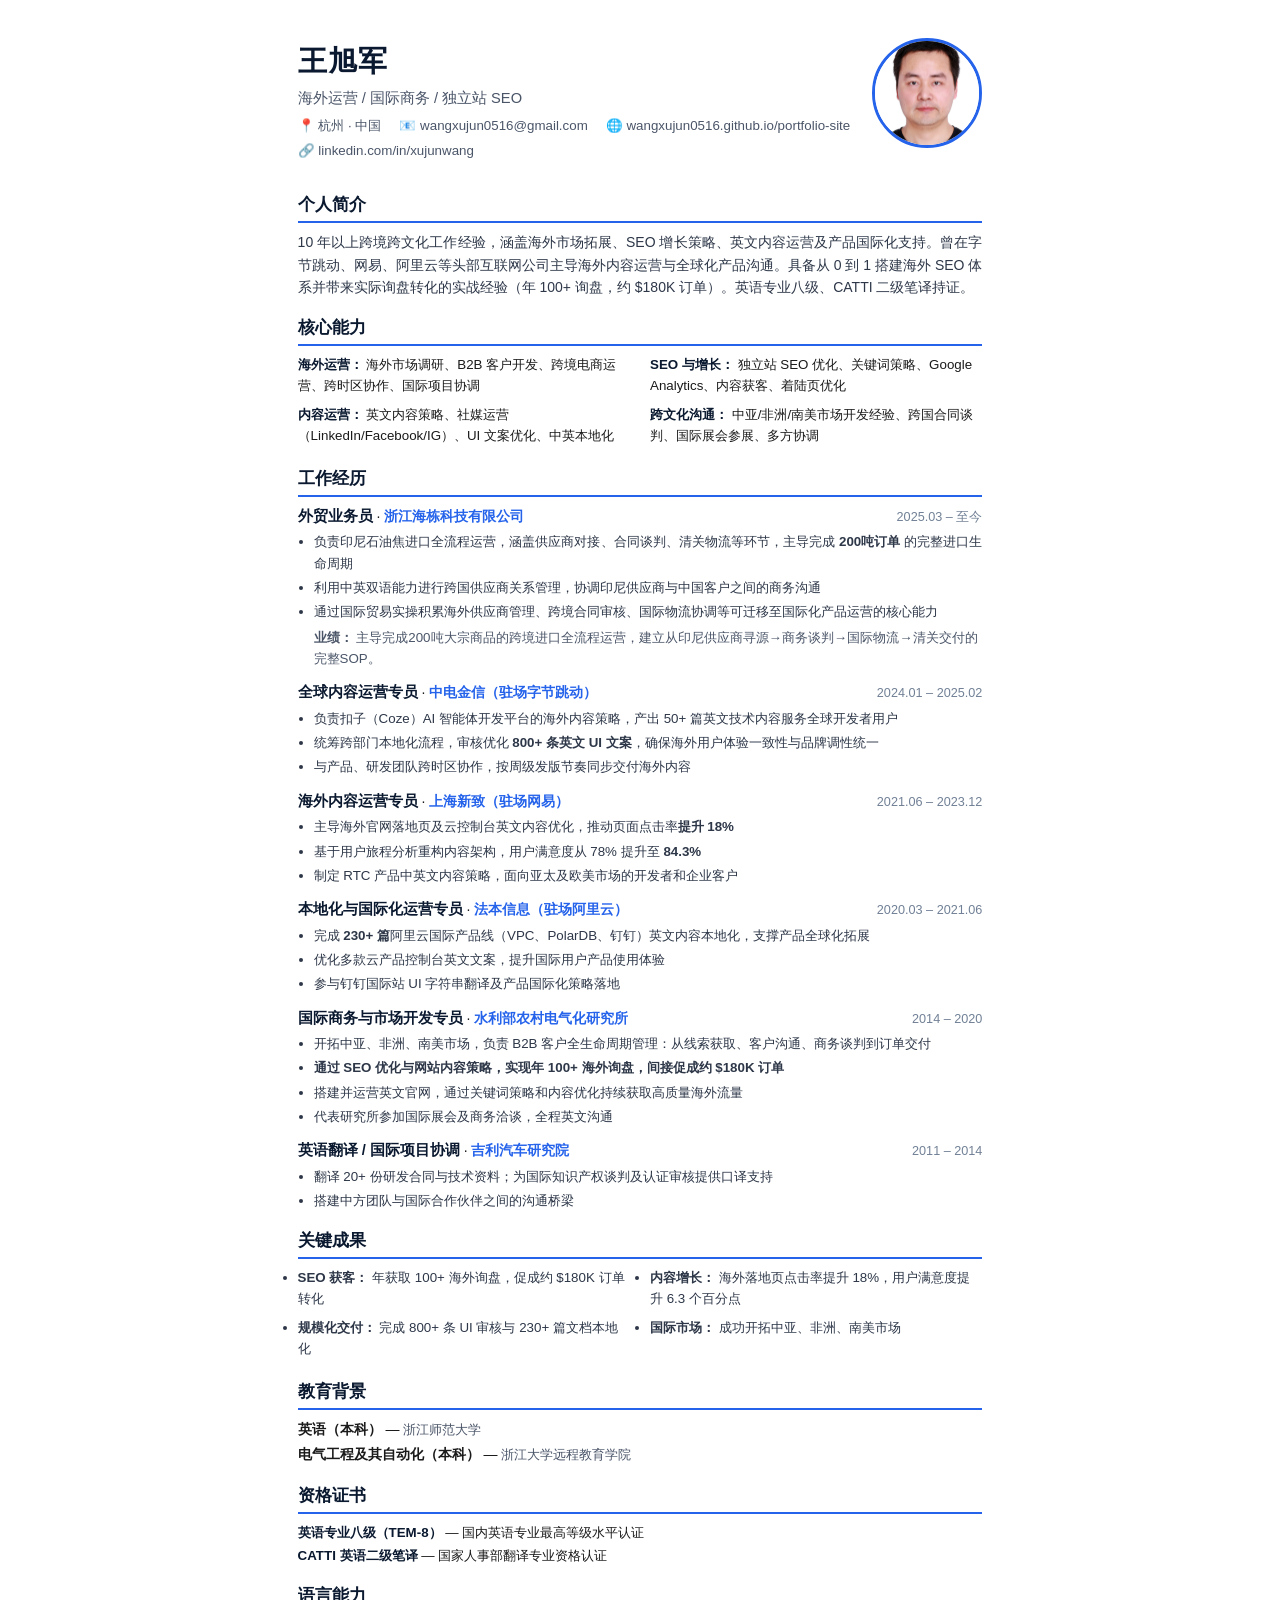
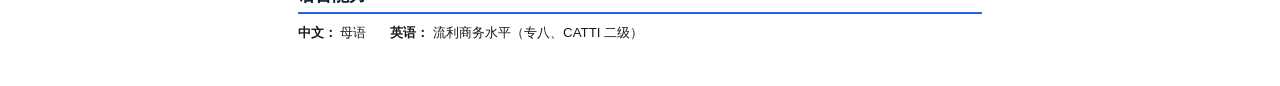
<file: career-profile/resume/xujun-wang-resume-zh.html>
<!DOCTYPE html>
<html lang="zh-CN">
<head>
<meta charset="UTF-8">
<title>王旭军 - 海外运营 / 国际商务</title>
<style>
  @page { margin: 0.6in 0.7in; }
  * { margin: 0; padding: 0; box-sizing: border-box; }
  body {
    font-family: 'Segoe UI', 'PingFang SC', 'Microsoft YaHei', -apple-system, sans-serif;
    font-size: 10.5pt;
    line-height: 1.6;
    color: #1a1a1a;
    max-width: 800px;
    margin: 0 auto;
    padding: 0.4in 0.6in;
  }
  h1 {
    font-size: 22pt;
    font-weight: 700;
    letter-spacing: 1px;
    color: #0a192f;
    margin-bottom: 2px;
  }
  .subhead {
    font-size: 11pt;
    color: #4a5568;
    margin-bottom: 4px;
  }
  .contact {
    font-size: 10pt;
    color: #4a5568;
    margin-bottom: 14px;
    display: flex;
    flex-wrap: wrap;
    gap: 4px 18px;
  }
  .contact a { color: #2563eb; text-decoration: none; }

  h2 {
    font-size: 13pt;
    font-weight: 700;
    color: #0a192f;
    border-bottom: 2px solid #2563eb;
    padding-bottom: 2px;
    margin-top: 16px;
    margin-bottom: 8px;
  }

  .summary {
    font-size: 10.5pt;
    color: #2d3748;
    margin-bottom: 10px;
    text-align: justify;
  }

  .skills-grid {
    display: grid;
    grid-template-columns: 1fr 1fr;
    gap: 4px 20px;
    margin-bottom: 4px;
  }
  .skill-cat { font-weight: 600; color: #0a192f; }
  .skills-grid p { font-size: 10pt; margin-bottom: 3px; }

  .exp-item { margin-bottom: 12px; }
  .exp-header {
    display: flex;
    justify-content: space-between;
    align-items: baseline;
    flex-wrap: wrap;
  }
  .exp-title { font-weight: 700; font-size: 11pt; color: #0a192f; }
  .exp-company { font-weight: 600; font-size: 10.5pt; color: #2563eb; }
  .exp-date { font-size: 9.5pt; color: #718096; white-space: nowrap; }
  .exp-bullets { margin-top: 3px; padding-left: 16px; }
  .exp-bullets li { font-size: 10pt; margin-bottom: 3px; color: #2d3748; text-align: justify; }

  .achievement-grid {
    display: grid;
    grid-template-columns: 1fr 1fr;
    gap: 4px 20px;
    margin-bottom: 4px;
  }
  .achievement-grid li { font-size: 10pt; margin-bottom: 3px; color: #2d3748; }

  .edu-item { margin-bottom: 3px; }
  .edu-item .name { font-weight: 600; }
  .edu-item .detail { font-size: 10pt; color: #4a5568; }

  .cert-item { font-size: 10pt; margin-bottom: 2px; }
  .cert-item strong { color: #0a192f; }

  .lang-grid { display: flex; gap: 24px; font-size: 10pt; margin-bottom: 4px; }

  .header {
    display: flex;
    justify-content: space-between;
    align-items: flex-start;
    margin-bottom: 14px;
  }
  .header-left { flex: 1; }
  .header-photo {
    width: 110px;
    height: 110px;
    border-radius: 50%;
    object-fit: cover;
    border: 3px solid #2563eb;
    margin-left: 20px;
    flex-shrink: 0;
  }

  @media print {
    body { padding: 0; }
  }
</style>
</head>
<body>

<div class="header">
  <div class="header-left">
    <h1>王旭军</h1>
    <div class="subhead">海外运营 / 国际商务 / 独立站 SEO</div>
    <div class="contact">
      <span>📍 杭州 · 中国</span>
      <span>📧 wangxujun0516@gmail.com</span>
      <span>🌐 wangxujun0516.github.io/portfolio-site</span>
      <span>🔗 linkedin.com/in/xujunwang</span>
    </div>
  </div>
  <img src="foto.jpg" alt="王旭军" class="header-photo">
</div>

<h2>个人简介</h2>
<p class="summary">
10 年以上跨境跨文化工作经验，涵盖海外市场拓展、SEO 增长策略、英文内容运营及产品国际化支持。曾在字节跳动、网易、阿里云等头部互联网公司主导海外内容运营与全球化产品沟通。具备从 0 到 1 搭建海外 SEO 体系并带来实际询盘转化的实战经验（年 100+ 询盘，约 $180K 订单）。英语专业八级、CATTI 二级笔译持证。
</p>

<h2>核心能力</h2>
<div class="skills-grid">
  <p><span class="skill-cat">海外运营：</span> 海外市场调研、B2B 客户开发、跨境电商运营、跨时区协作、国际项目协调</p>
  <p><span class="skill-cat">SEO 与增长：</span> 独立站 SEO 优化、关键词策略、Google Analytics、内容获客、着陆页优化</p>
  <p><span class="skill-cat">内容运营：</span> 英文内容策略、社媒运营（LinkedIn/Facebook/IG）、UI 文案优化、中英本地化</p>
  <p><span class="skill-cat">跨文化沟通：</span> 中亚/非洲/南美市场开发经验、跨国合同谈判、国际展会参展、多方协调</p>
</div>

<h2>工作经历</h2>

<div class="exp-item">
  <div class="exp-header">
    <span><span class="exp-title">外贸业务员</span> · <span class="exp-company">浙江海栋科技有限公司</span></span>
    <span class="exp-date">2025.03 – 至今</span>
  </div>
  <ul class="exp-bullets">
    <li>负责印尼石油焦进口全流程运营，涵盖供应商对接、合同谈判、清关物流等环节，主导完成 <strong>200吨订单</strong> 的完整进口生命周期</li>
    <li>利用中英双语能力进行跨国供应商关系管理，协调印尼供应商与中国客户之间的商务沟通</li>
    <li>通过国际贸易实操积累海外供应商管理、跨境合同审核、国际物流协调等可迁移至国际化产品运营的核心能力</li>
  </ul>
  <p style="font-size:10pt;color:#4a5568;margin:4px 0 0 16px;"><strong>业绩：</strong> 主导完成200吨大宗商品的跨境进口全流程运营，建立从印尼供应商寻源→商务谈判→国际物流→清关交付的完整SOP。</p>
</div>

<div class="exp-item">
  <div class="exp-header">
    <span><span class="exp-title">全球内容运营专员</span> · <span class="exp-company">中电金信（驻场字节跳动）</span></span>
    <span class="exp-date">2024.01 – 2025.02</span>
  </div>
  <ul class="exp-bullets">
    <li>负责扣子（Coze）AI 智能体开发平台的海外内容策略，产出 50+ 篇英文技术内容服务全球开发者用户</li>
    <li>统筹跨部门本地化流程，审核优化 <strong>800+ 条英文 UI 文案</strong>，确保海外用户体验一致性与品牌调性统一</li>
    <li>与产品、研发团队跨时区协作，按周级发版节奏同步交付海外内容</li>
  </ul>
</div>

<div class="exp-item">
  <div class="exp-header">
    <span><span class="exp-title">海外内容运营专员</span> · <span class="exp-company">上海新致（驻场网易）</span></span>
    <span class="exp-date">2021.06 – 2023.12</span>
  </div>
  <ul class="exp-bullets">
    <li>主导海外官网落地页及云控制台英文内容优化，推动页面点击率<strong>提升 18%</strong></li>
    <li>基于用户旅程分析重构内容架构，用户满意度从 78% 提升至 <strong>84.3%</strong></li>
    <li>制定 RTC 产品中英文内容策略，面向亚太及欧美市场的开发者和企业客户</li>
  </ul>
</div>

<div class="exp-item">
  <div class="exp-header">
    <span><span class="exp-title">本地化与国际化运营专员</span> · <span class="exp-company">法本信息（驻场阿里云）</span></span>
    <span class="exp-date">2020.03 – 2021.06</span>
  </div>
  <ul class="exp-bullets">
    <li>完成 <strong>230+ 篇</strong>阿里云国际产品线（VPC、PolarDB、钉钉）英文内容本地化，支撑产品全球化拓展</li>
    <li>优化多款云产品控制台英文文案，提升国际用户产品使用体验</li>
    <li>参与钉钉国际站 UI 字符串翻译及产品国际化策略落地</li>
  </ul>
</div>

<div class="exp-item">
  <div class="exp-header">
    <span><span class="exp-title">国际商务与市场开发专员</span> · <span class="exp-company">水利部农村电气化研究所</span></span>
    <span class="exp-date">2014 – 2020</span>
  </div>
  <ul class="exp-bullets">
    <li>开拓中亚、非洲、南美市场，负责 B2B 客户全生命周期管理：从线索获取、客户沟通、商务谈判到订单交付</li>
    <li><strong>通过 SEO 优化与网站内容策略，实现年 100+ 海外询盘，间接促成约 $180K 订单</strong></li>
    <li>搭建并运营英文官网，通过关键词策略和内容优化持续获取高质量海外流量</li>
    <li>代表研究所参加国际展会及商务洽谈，全程英文沟通</li>
  </ul>
</div>

<div class="exp-item">
  <div class="exp-header">
    <span><span class="exp-title">英语翻译 / 国际项目协调</span> · <span class="exp-company">吉利汽车研究院</span></span>
    <span class="exp-date">2011 – 2014</span>
  </div>
  <ul class="exp-bullets">
    <li>翻译 20+ 份研发合同与技术资料；为国际知识产权谈判及认证审核提供口译支持</li>
    <li>搭建中方团队与国际合作伙伴之间的沟通桥梁</li>
  </ul>
</div>

<h2>关键成果</h2>
<ul class="achievement-grid">
  <li><strong>SEO 获客：</strong> 年获取 100+ 海外询盘，促成约 $180K 订单转化</li>
  <li><strong>内容增长：</strong> 海外落地页点击率提升 18%，用户满意度提升 6.3 个百分点</li>
  <li><strong>规模化交付：</strong> 完成 800+ 条 UI 审核与 230+ 篇文档本地化</li>
  <li><strong>国际市场：</strong> 成功开拓中亚、非洲、南美市场</li>
</ul>

<h2>教育背景</h2>
<div class="edu-item">
  <span class="name">英语（本科）</span> — <span class="detail">浙江师范大学</span>
</div>
<div class="edu-item">
  <span class="name">电气工程及其自动化（本科）</span> — <span class="detail">浙江大学远程教育学院</span>
</div>

<h2>资格证书</h2>
<p class="cert-item"><strong>英语专业八级（TEM-8）</strong> — 国内英语专业最高等级水平认证</p>
<p class="cert-item"><strong>CATTI 英语二级笔译</strong> — 国家人事部翻译专业资格认证</p>

<h2>语言能力</h2>
<div class="lang-grid">
  <div><strong>中文：</strong> 母语</div>
  <div><strong>英语：</strong> 流利商务水平（专八、CATTI 二级）</div>
</div>

</body>
</html>
</file>
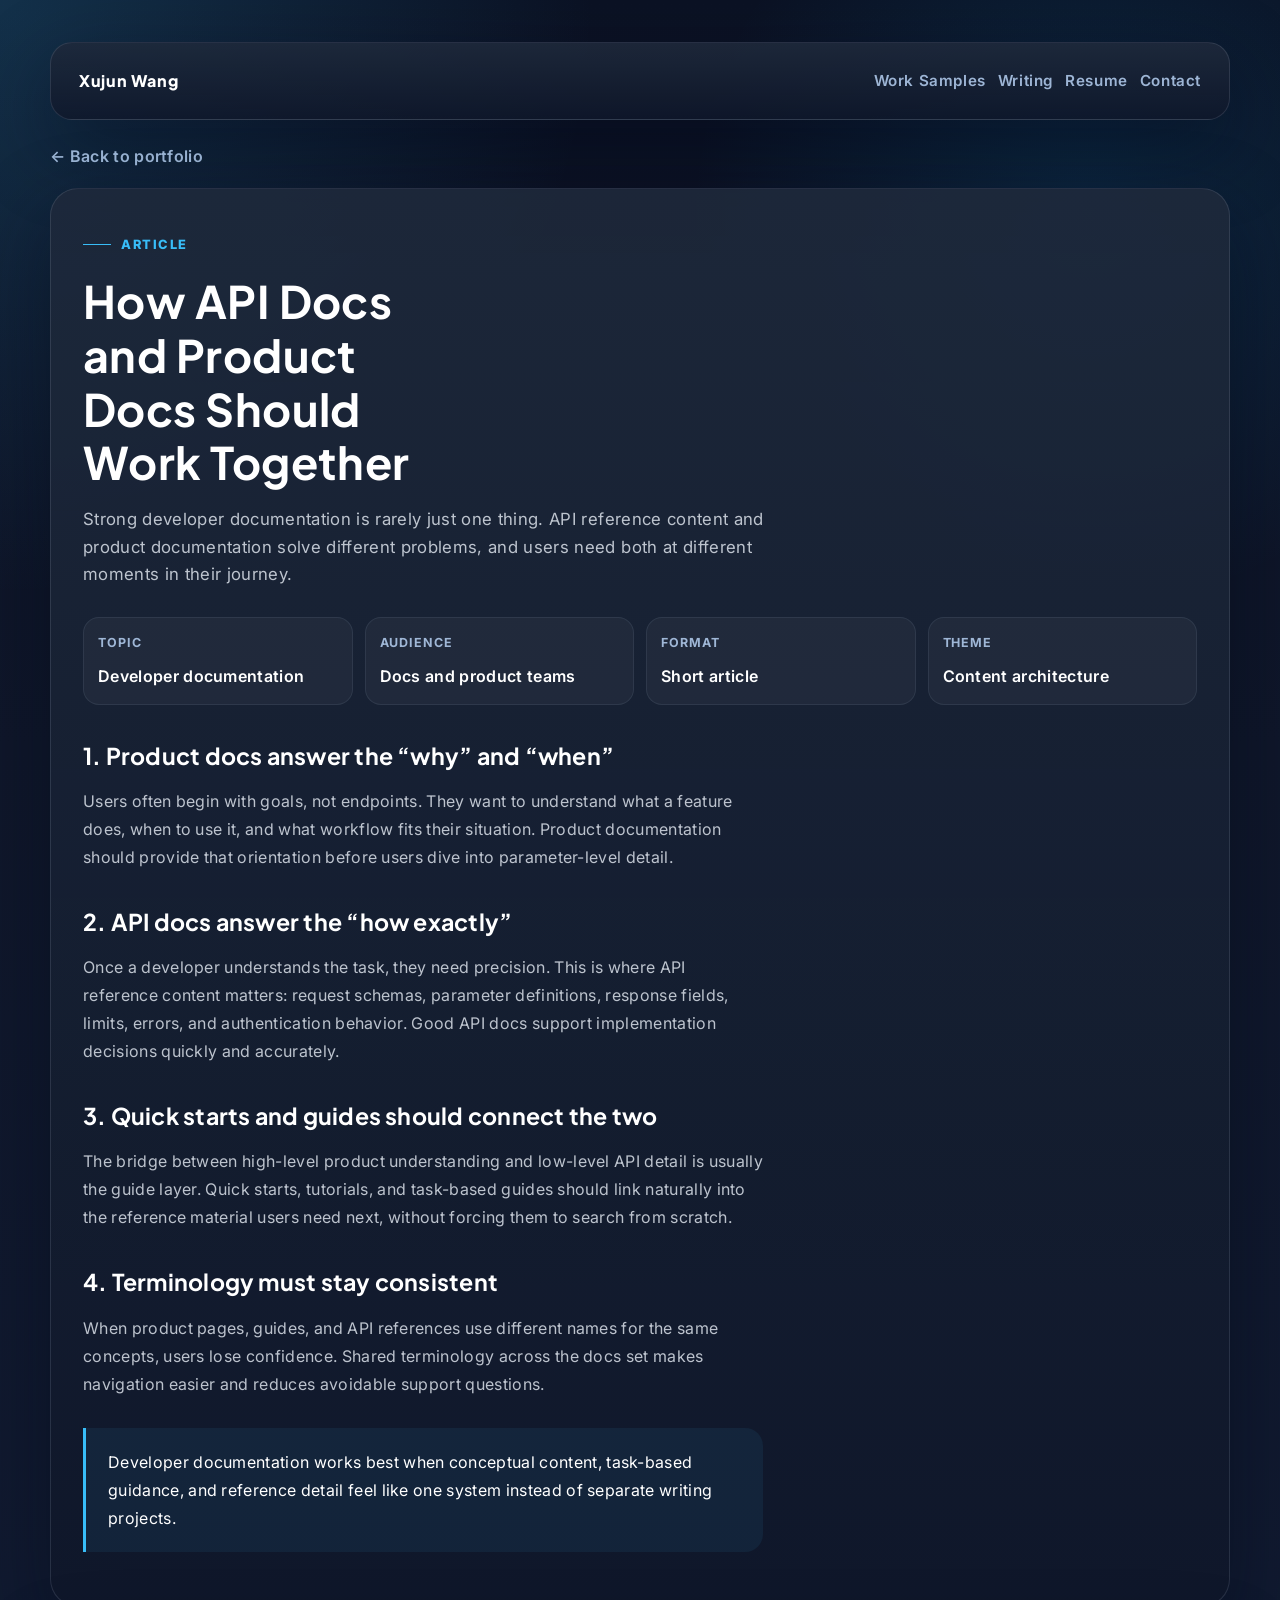
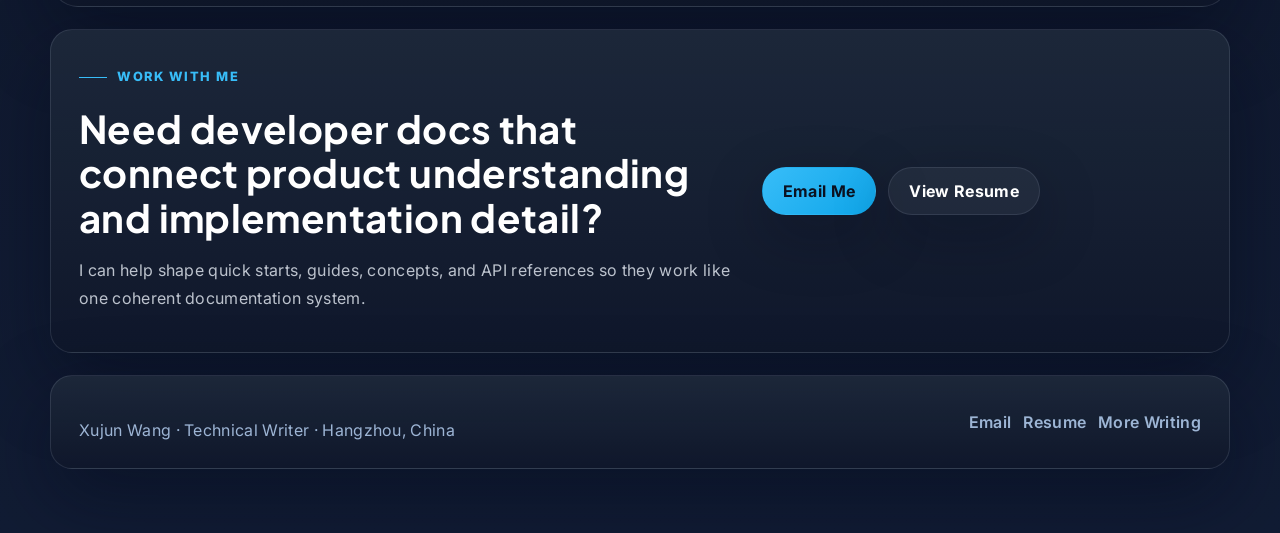
<file: portfolio-site/articles/api-docs-and-product-docs.html>
<!doctype html>
<html lang="en">
<head>
  <meta charset="utf-8">
  <meta name="viewport" content="width=device-width, initial-scale=1">
  <title>How API Docs and Product Docs Should Work Together | Xujun Wang</title>
  <meta name="description" content="An article by Xujun Wang on how API reference content and product documentation should work together to support developer success.">
  <meta property="og:title" content="How API Docs and Product Docs Should Work Together | Xujun Wang">
  <meta property="og:description" content="A short article on connecting conceptual docs, guides, and API reference into one developer documentation system.">
  <meta property="og:image" content="https://portfolio-site-bho.pages.dev/assets/og-preview.png">
  <meta property="og:url" content="https://portfolio-site-bho.pages.dev/articles/api-docs-and-product-docs.html">
  <meta property="og:type" content="article">
  <meta name="twitter:card" content="summary_large_image">
  <meta name="twitter:title" content="How API Docs and Product Docs Should Work Together | Xujun Wang">
  <meta name="twitter:description" content="A short article on connecting conceptual docs, guides, and API reference into one developer documentation system.">
  <meta name="twitter:image" content="https://portfolio-site-bho.pages.dev/assets/og-preview.png">
  <link rel="canonical" href="https://portfolio-site-bho.pages.dev/articles/api-docs-and-product-docs.html">
  <link rel="stylesheet" href="../styles.css">
</head>
<body>
  <a class="skip-link" href="#mainContent">Skip to main content</a>
  <main class="sample-page" data-reveal id="mainContent">
    <div class="container subpage-shell">
      <header class="subpage-header">
        <a class="brand" href="../index.html" aria-label="Xujun Wang home page">Xujun Wang</a>
        <nav class="subpage-nav" aria-label="Article page">
          <a href="../index.html#portfolio">Work Samples</a>
          <a href="../index.html#insights">Writing</a>
          <a href="../resume.html">Resume</a>
          <a href="../index.html#contact">Contact</a>
        </nav>
      </header>

      <div class="subpage-main">
        <a class="back-link" href="../index.html">← Back to portfolio</a>
        <article class="sample-content article-content">
        <p class="eyebrow">Article</p>
        <h1>How API Docs and Product Docs Should Work Together</h1>
        <p class="sample-intro">Strong developer documentation is rarely just one thing. API reference content and product documentation solve different problems, and users need both at different moments in their journey.</p>

        <div class="meta-grid">
          <div class="meta-card"><strong>Topic</strong><span>Developer documentation</span></div>
          <div class="meta-card"><strong>Audience</strong><span>Docs and product teams</span></div>
          <div class="meta-card"><strong>Format</strong><span>Short article</span></div>
          <div class="meta-card"><strong>Theme</strong><span>Content architecture</span></div>
        </div>

        <section>
          <h2>1. Product docs answer the “why” and “when”</h2>
          <p>Users often begin with goals, not endpoints. They want to understand what a feature does, when to use it, and what workflow fits their situation. Product documentation should provide that orientation before users dive into parameter-level detail.</p>
        </section>

        <section>
          <h2>2. API docs answer the “how exactly”</h2>
          <p>Once a developer understands the task, they need precision. This is where API reference content matters: request schemas, parameter definitions, response fields, limits, errors, and authentication behavior. Good API docs support implementation decisions quickly and accurately.</p>
        </section>

        <section>
          <h2>3. Quick starts and guides should connect the two</h2>
          <p>The bridge between high-level product understanding and low-level API detail is usually the guide layer. Quick starts, tutorials, and task-based guides should link naturally into the reference material users need next, without forcing them to search from scratch.</p>
        </section>

        <section>
          <h2>4. Terminology must stay consistent</h2>
          <p>When product pages, guides, and API references use different names for the same concepts, users lose confidence. Shared terminology across the docs set makes navigation easier and reduces avoidable support questions.</p>
        </section>

        <section>
          <blockquote>Developer documentation works best when conceptual content, task-based guidance, and reference detail feel like one system instead of separate writing projects.</blockquote>
        </section>
        </article>
      </div>

      <section class="subpage-cta" aria-label="Article contact call to action">
        <div>
          <p class="eyebrow">Work With Me</p>
          <h2>Need developer docs that connect product understanding and implementation detail?</h2>
          <p>I can help shape quick starts, guides, concepts, and API references so they work like one coherent documentation system.</p>
        </div>
        <div class="contact-shortcuts">
          <a class="button primary" href="mailto:wangxujun0516@gmail.com">Email Me</a>
          <a class="button" href="../resume.html">View Resume</a>
        </div>
      </section>

      <footer class="subpage-footer">
        <p>Xujun Wang · Technical Writer · Hangzhou, China</p>
        <div class="subpage-nav" aria-label="Article footer links">
          <a href="mailto:wangxujun0516@gmail.com">Email</a>
          <a href="../resume.html">Resume</a>
          <a href="../index.html#insights">More Writing</a>
        </div>
      </footer>
    </div>
  </main>

  <script>
  const prefersReducedMotion = window.matchMedia('(prefers-reduced-motion: reduce)').matches;
  const revealTargets = document.querySelectorAll('[data-reveal]');

  if (prefersReducedMotion) {
    revealTargets.forEach((el) => el.classList.add('is-visible'));
  } else {
    const revealObserver = new IntersectionObserver((entries, observer) => {
      entries.forEach((entry) => {
        if (!entry.isIntersecting) return;
        entry.target.classList.add('is-visible');
        observer.unobserve(entry.target);
      });
    }, { threshold: 0.12, rootMargin: '0px 0px -40px 0px' });

    revealTargets.forEach((el) => revealObserver.observe(el));
  }
</script>
</body>
</html>
</file>
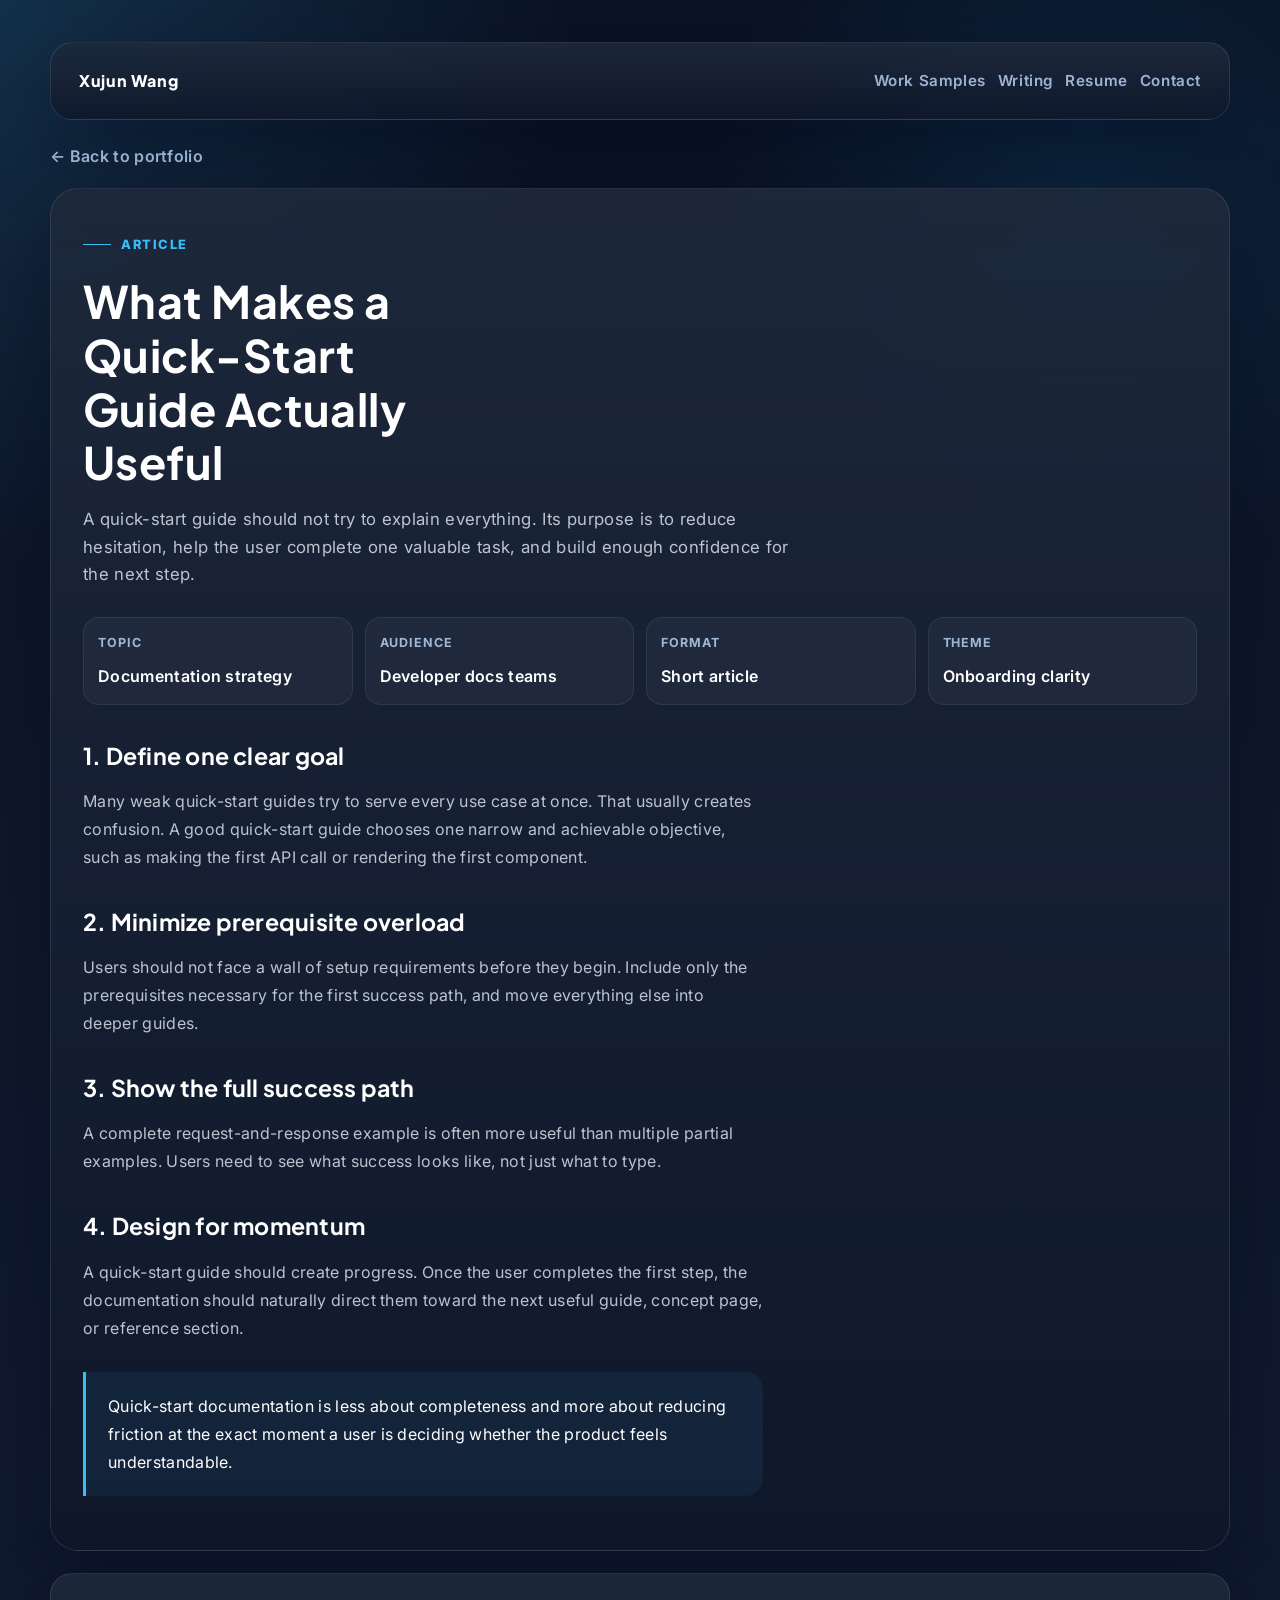
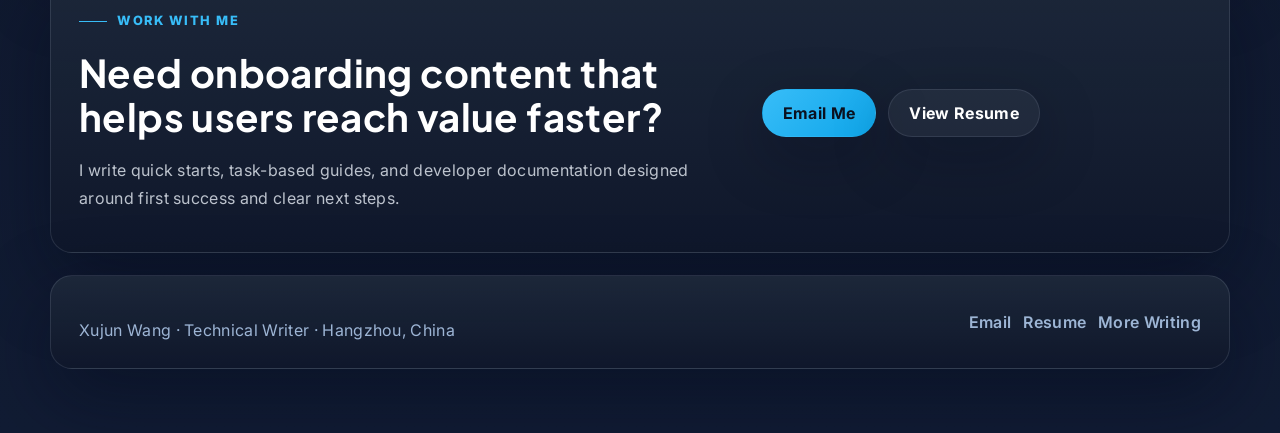
<file: portfolio-site/articles/quick-start-guide-principles.html>
<!doctype html>
<html lang="en">
<head>
  <meta charset="utf-8">
  <meta name="viewport" content="width=device-width, initial-scale=1">
  <title>What Makes a Quick-Start Guide Actually Useful | Xujun Wang</title>
  <meta name="description" content="An article by Xujun Wang on how to make quick-start guides more useful for developer onboarding.">
  <meta property="og:title" content="What Makes a Quick-Start Guide Actually Useful | Xujun Wang">
  <meta property="og:description" content="A short article on structuring quick-start guides for speed, clarity, and first success.">
  <meta property="og:image" content="https://portfolio-site-bho.pages.dev/assets/og-preview.png">
  <meta property="og:url" content="https://portfolio-site-bho.pages.dev/articles/quick-start-guide-principles.html">
  <meta property="og:type" content="article">
  <meta name="twitter:card" content="summary_large_image">
  <meta name="twitter:title" content="What Makes a Quick-Start Guide Actually Useful | Xujun Wang">
  <meta name="twitter:description" content="A short article on structuring quick-start guides for speed, clarity, and first success.">
  <meta name="twitter:image" content="https://portfolio-site-bho.pages.dev/assets/og-preview.png">
  <link rel="canonical" href="https://portfolio-site-bho.pages.dev/articles/quick-start-guide-principles.html">
  <link rel="stylesheet" href="../styles.css">
</head>
<body>
  <a class="skip-link" href="#mainContent">Skip to main content</a>
  <main class="sample-page" data-reveal id="mainContent">
    <div class="container subpage-shell">
      <header class="subpage-header">
        <a class="brand" href="../index.html" aria-label="Xujun Wang home page">Xujun Wang</a>
        <nav class="subpage-nav" aria-label="Article page">
          <a href="../index.html#portfolio">Work Samples</a>
          <a href="../index.html#insights">Writing</a>
          <a href="../resume.html">Resume</a>
          <a href="../index.html#contact">Contact</a>
        </nav>
      </header>

      <div class="subpage-main">
        <a class="back-link" href="../index.html">← Back to portfolio</a>
        <article class="sample-content article-content">
        <p class="eyebrow">Article</p>
        <h1>What Makes a Quick-Start Guide Actually Useful</h1>
        <p class="sample-intro">A quick-start guide should not try to explain everything. Its purpose is to reduce hesitation, help the user complete one valuable task, and build enough confidence for the next step.</p>

        <div class="meta-grid">
          <div class="meta-card"><strong>Topic</strong><span>Documentation strategy</span></div>
          <div class="meta-card"><strong>Audience</strong><span>Developer docs teams</span></div>
          <div class="meta-card"><strong>Format</strong><span>Short article</span></div>
          <div class="meta-card"><strong>Theme</strong><span>Onboarding clarity</span></div>
        </div>

        <section>
          <h2>1. Define one clear goal</h2>
          <p>Many weak quick-start guides try to serve every use case at once. That usually creates confusion. A good quick-start guide chooses one narrow and achievable objective, such as making the first API call or rendering the first component.</p>
        </section>

        <section>
          <h2>2. Minimize prerequisite overload</h2>
          <p>Users should not face a wall of setup requirements before they begin. Include only the prerequisites necessary for the first success path, and move everything else into deeper guides.</p>
        </section>

        <section>
          <h2>3. Show the full success path</h2>
          <p>A complete request-and-response example is often more useful than multiple partial examples. Users need to see what success looks like, not just what to type.</p>
        </section>

        <section>
          <h2>4. Design for momentum</h2>
          <p>A quick-start guide should create progress. Once the user completes the first step, the documentation should naturally direct them toward the next useful guide, concept page, or reference section.</p>
        </section>

        <section>
          <blockquote>Quick-start documentation is less about completeness and more about reducing friction at the exact moment a user is deciding whether the product feels understandable.</blockquote>
        </section>
        </article>
      </div>

      <section class="subpage-cta" aria-label="Article contact call to action">
        <div>
          <p class="eyebrow">Work With Me</p>
          <h2>Need onboarding content that helps users reach value faster?</h2>
          <p>I write quick starts, task-based guides, and developer documentation designed around first success and clear next steps.</p>
        </div>
        <div class="contact-shortcuts">
          <a class="button primary" href="mailto:wangxujun0516@gmail.com">Email Me</a>
          <a class="button" href="../resume.html">View Resume</a>
        </div>
      </section>

      <footer class="subpage-footer">
        <p>Xujun Wang · Technical Writer · Hangzhou, China</p>
        <div class="subpage-nav" aria-label="Article footer links">
          <a href="mailto:wangxujun0516@gmail.com">Email</a>
          <a href="../resume.html">Resume</a>
          <a href="../index.html#insights">More Writing</a>
        </div>
      </footer>
    </div>
  </main>

  <script>
  const prefersReducedMotion = window.matchMedia('(prefers-reduced-motion: reduce)').matches;
  const revealTargets = document.querySelectorAll('[data-reveal]');

  if (prefersReducedMotion) {
    revealTargets.forEach((el) => el.classList.add('is-visible'));
  } else {
    const revealObserver = new IntersectionObserver((entries, observer) => {
      entries.forEach((entry) => {
        if (!entry.isIntersecting) return;
        entry.target.classList.add('is-visible');
        observer.unobserve(entry.target);
      });
    }, { threshold: 0.12, rootMargin: '0px 0px -40px 0px' });

    revealTargets.forEach((el) => revealObserver.observe(el));
  }
</script>
</body>
</html>
</file>
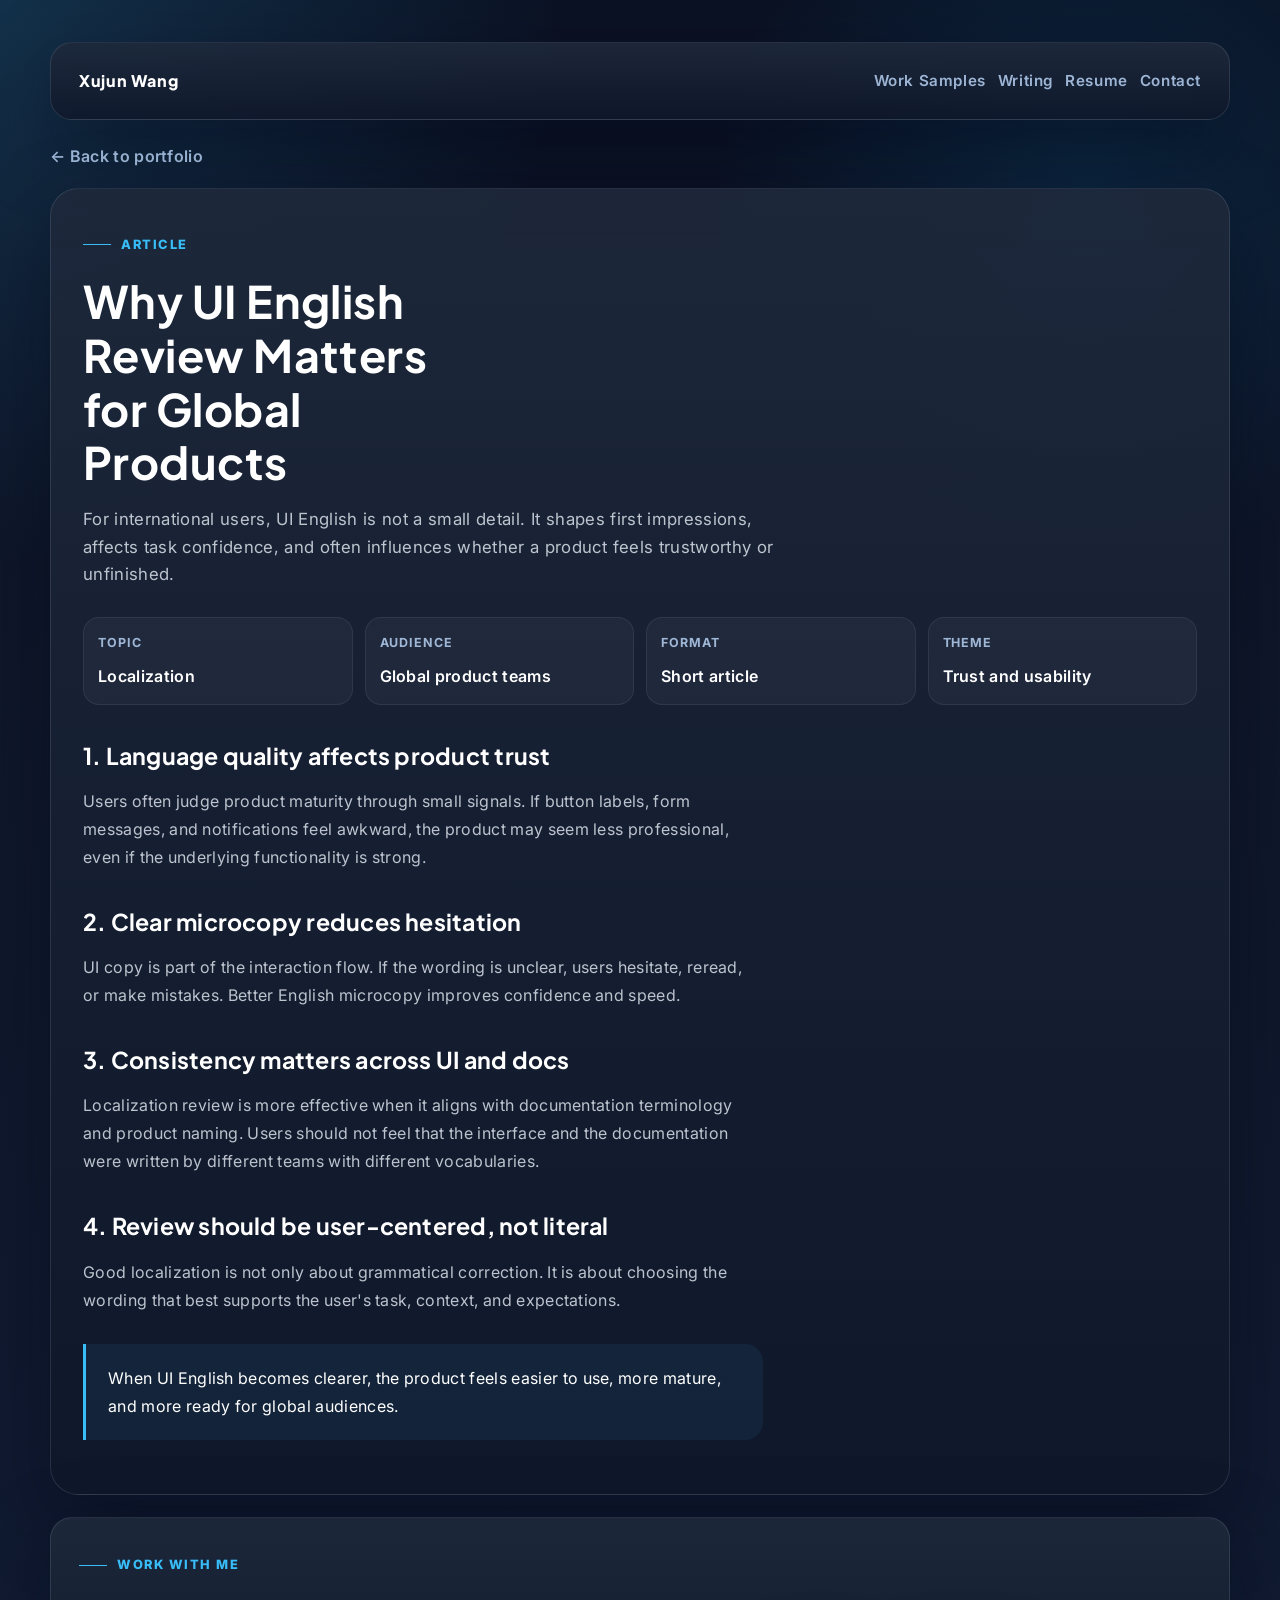
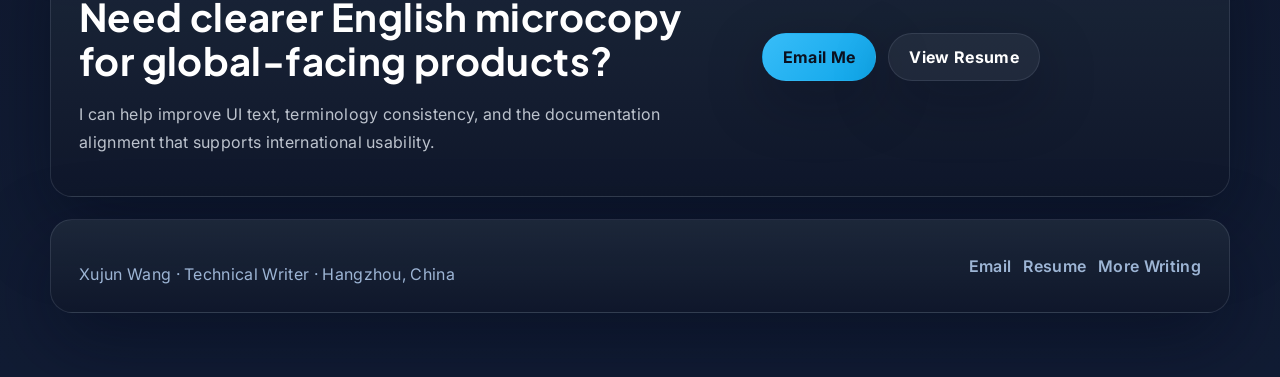
<file: portfolio-site/articles/ui-english-for-global-products.html>
<!doctype html>
<html lang="en">
<head>
  <meta charset="utf-8">
  <meta name="viewport" content="width=device-width, initial-scale=1">
  <title>Why UI English Review Matters for Global Products | Xujun Wang</title>
  <meta name="description" content="An article by Xujun Wang about why UI English quality matters for trust, clarity, and global product usability.">
  <meta property="og:title" content="Why UI English Review Matters for Global Products | Xujun Wang">
  <meta property="og:description" content="A short article on how UI English quality affects trust, usability, and product readiness for global audiences.">
  <meta property="og:image" content="https://portfolio-site-bho.pages.dev/assets/og-preview.png">
  <meta property="og:url" content="https://portfolio-site-bho.pages.dev/articles/ui-english-for-global-products.html">
  <meta property="og:type" content="article">
  <meta name="twitter:card" content="summary_large_image">
  <meta name="twitter:title" content="Why UI English Review Matters for Global Products | Xujun Wang">
  <meta name="twitter:description" content="A short article on how UI English quality affects trust, usability, and product readiness for global audiences.">
  <meta name="twitter:image" content="https://portfolio-site-bho.pages.dev/assets/og-preview.png">
  <link rel="canonical" href="https://portfolio-site-bho.pages.dev/articles/ui-english-for-global-products.html">
  <link rel="stylesheet" href="../styles.css">
</head>
<body>
  <a class="skip-link" href="#mainContent">Skip to main content</a>
  <main class="sample-page" data-reveal id="mainContent">
    <div class="container subpage-shell">
      <header class="subpage-header">
        <a class="brand" href="../index.html" aria-label="Xujun Wang home page">Xujun Wang</a>
        <nav class="subpage-nav" aria-label="Article page">
          <a href="../index.html#portfolio">Work Samples</a>
          <a href="../index.html#insights">Writing</a>
          <a href="../resume.html">Resume</a>
          <a href="../index.html#contact">Contact</a>
        </nav>
      </header>

      <div class="subpage-main">
        <a class="back-link" href="../index.html">← Back to portfolio</a>
        <article class="sample-content article-content">
        <p class="eyebrow">Article</p>
        <h1>Why UI English Review Matters for Global Products</h1>
        <p class="sample-intro">For international users, UI English is not a small detail. It shapes first impressions, affects task confidence, and often influences whether a product feels trustworthy or unfinished.</p>

        <div class="meta-grid">
          <div class="meta-card"><strong>Topic</strong><span>Localization</span></div>
          <div class="meta-card"><strong>Audience</strong><span>Global product teams</span></div>
          <div class="meta-card"><strong>Format</strong><span>Short article</span></div>
          <div class="meta-card"><strong>Theme</strong><span>Trust and usability</span></div>
        </div>

        <section>
          <h2>1. Language quality affects product trust</h2>
          <p>Users often judge product maturity through small signals. If button labels, form messages, and notifications feel awkward, the product may seem less professional, even if the underlying functionality is strong.</p>
        </section>

        <section>
          <h2>2. Clear microcopy reduces hesitation</h2>
          <p>UI copy is part of the interaction flow. If the wording is unclear, users hesitate, reread, or make mistakes. Better English microcopy improves confidence and speed.</p>
        </section>

        <section>
          <h2>3. Consistency matters across UI and docs</h2>
          <p>Localization review is more effective when it aligns with documentation terminology and product naming. Users should not feel that the interface and the documentation were written by different teams with different vocabularies.</p>
        </section>

        <section>
          <h2>4. Review should be user-centered, not literal</h2>
          <p>Good localization is not only about grammatical correction. It is about choosing the wording that best supports the user's task, context, and expectations.</p>
        </section>

        <section>
          <blockquote>When UI English becomes clearer, the product feels easier to use, more mature, and more ready for global audiences.</blockquote>
        </section>
        </article>
      </div>

      <section class="subpage-cta" aria-label="Article contact call to action">
        <div>
          <p class="eyebrow">Work With Me</p>
          <h2>Need clearer English microcopy for global-facing products?</h2>
          <p>I can help improve UI text, terminology consistency, and the documentation alignment that supports international usability.</p>
        </div>
        <div class="contact-shortcuts">
          <a class="button primary" href="mailto:wangxujun0516@gmail.com">Email Me</a>
          <a class="button" href="../resume.html">View Resume</a>
        </div>
      </section>

      <footer class="subpage-footer">
        <p>Xujun Wang · Technical Writer · Hangzhou, China</p>
        <div class="subpage-nav" aria-label="Article footer links">
          <a href="mailto:wangxujun0516@gmail.com">Email</a>
          <a href="../resume.html">Resume</a>
          <a href="../index.html#insights">More Writing</a>
        </div>
      </footer>
    </div>
  </main>

  <script>
  const prefersReducedMotion = window.matchMedia('(prefers-reduced-motion: reduce)').matches;
  const revealTargets = document.querySelectorAll('[data-reveal]');

  if (prefersReducedMotion) {
    revealTargets.forEach((el) => el.classList.add('is-visible'));
  } else {
    const revealObserver = new IntersectionObserver((entries, observer) => {
      entries.forEach((entry) => {
        if (!entry.isIntersecting) return;
        entry.target.classList.add('is-visible');
        observer.unobserve(entry.target);
      });
    }, { threshold: 0.12, rootMargin: '0px 0px -40px 0px' });

    revealTargets.forEach((el) => revealObserver.observe(el));
  }
</script>
</body>
</html>
</file>
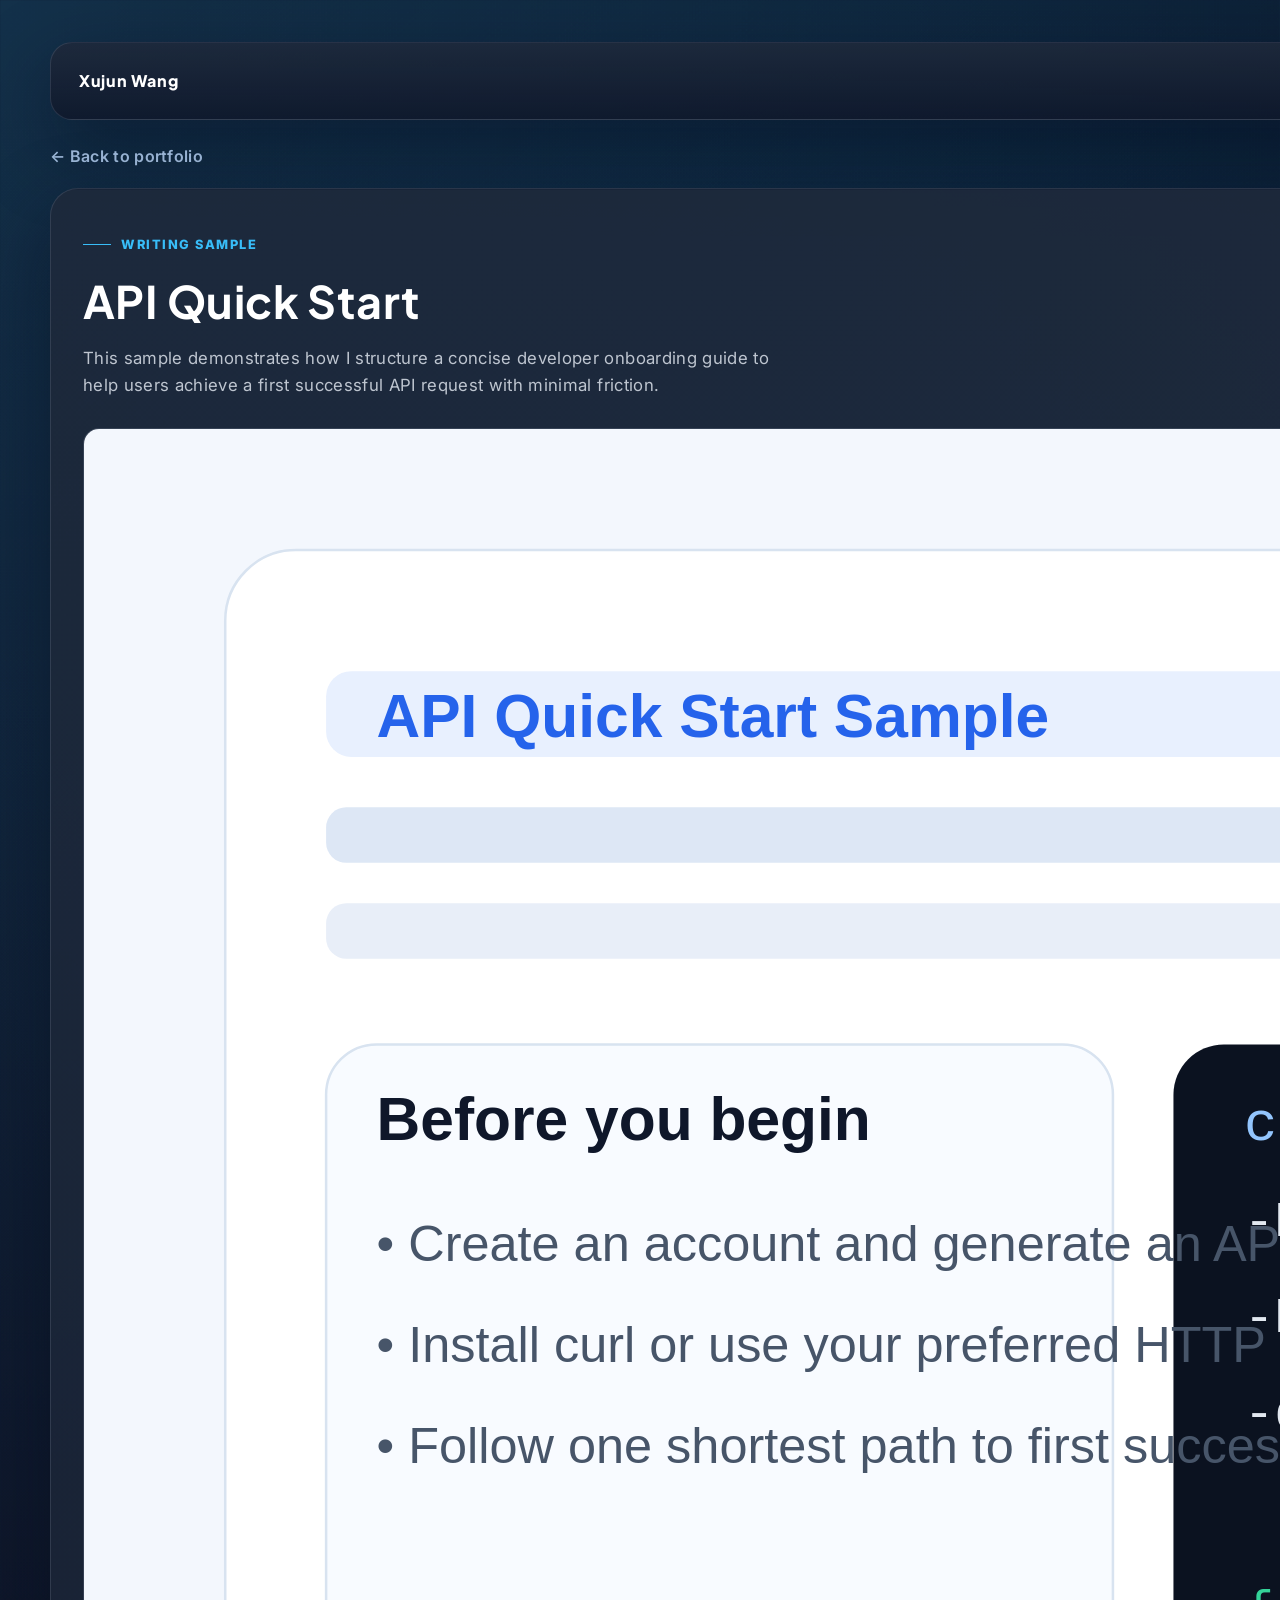
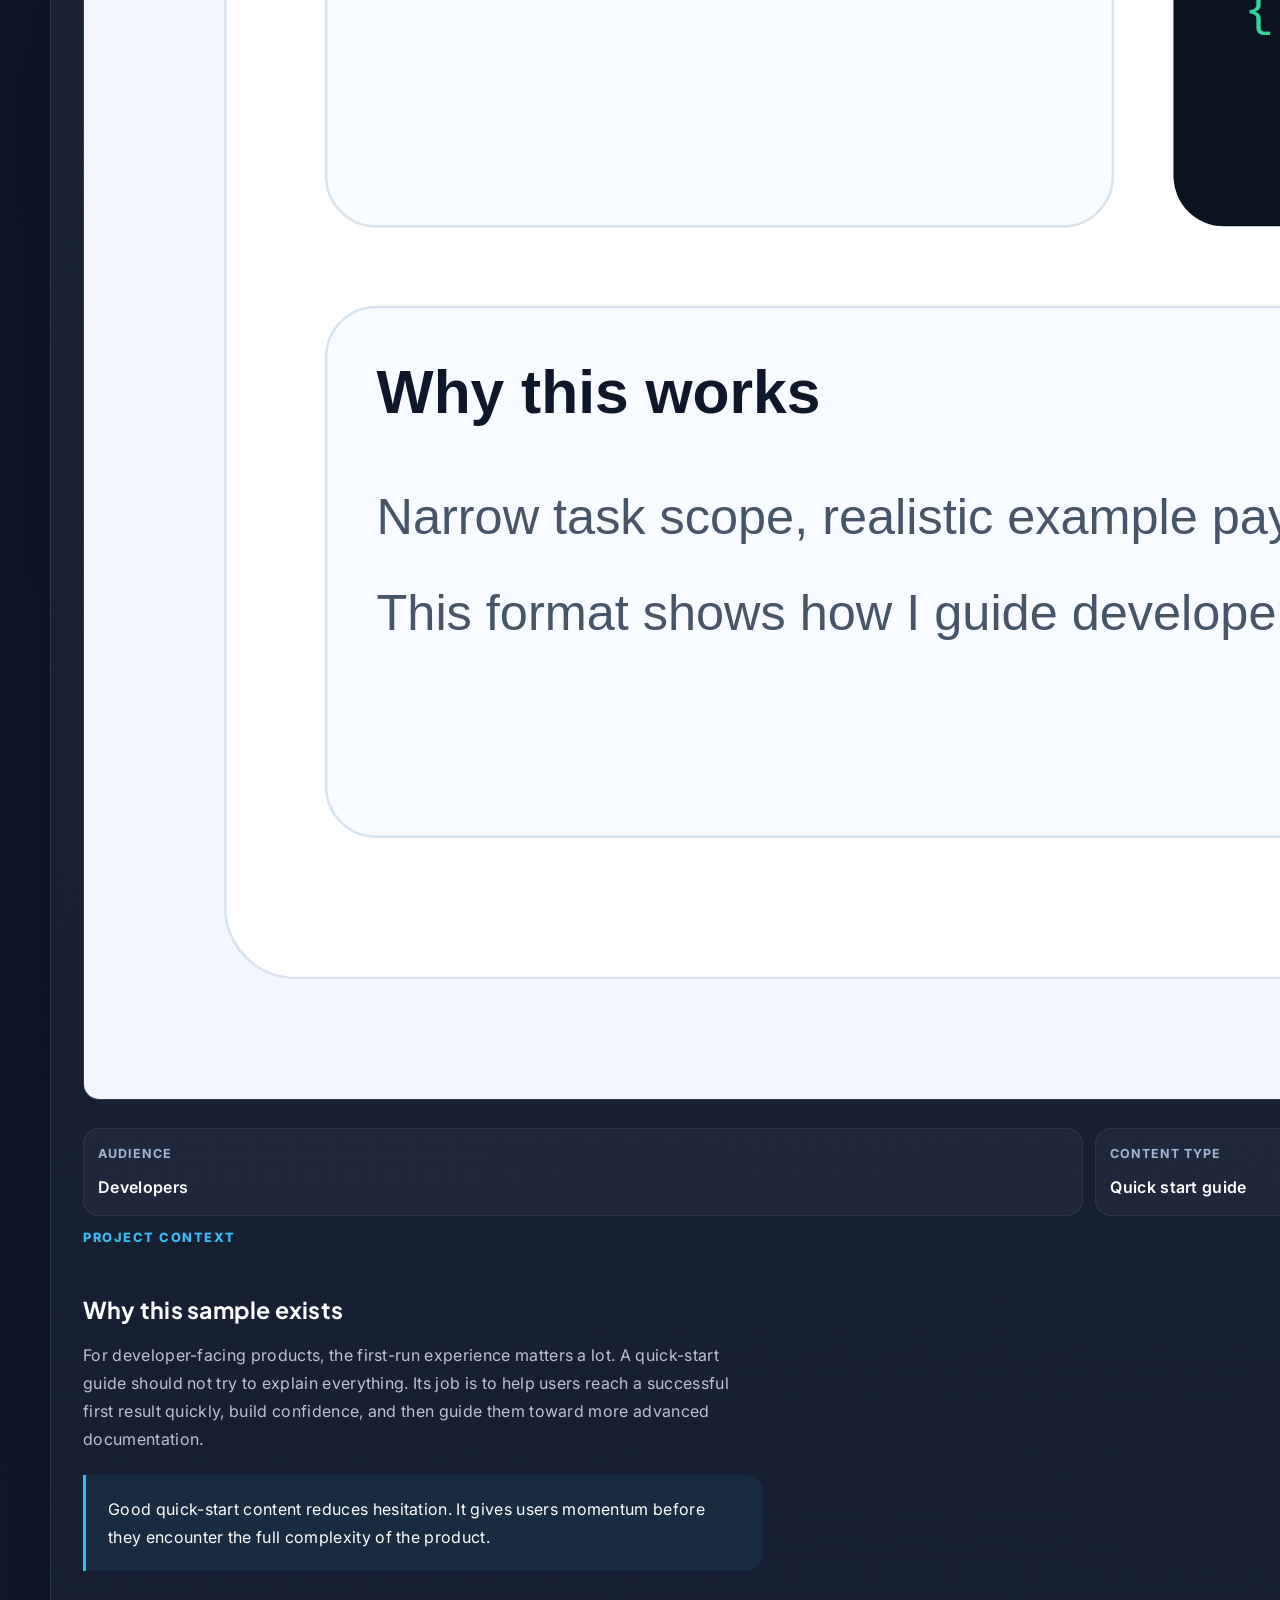
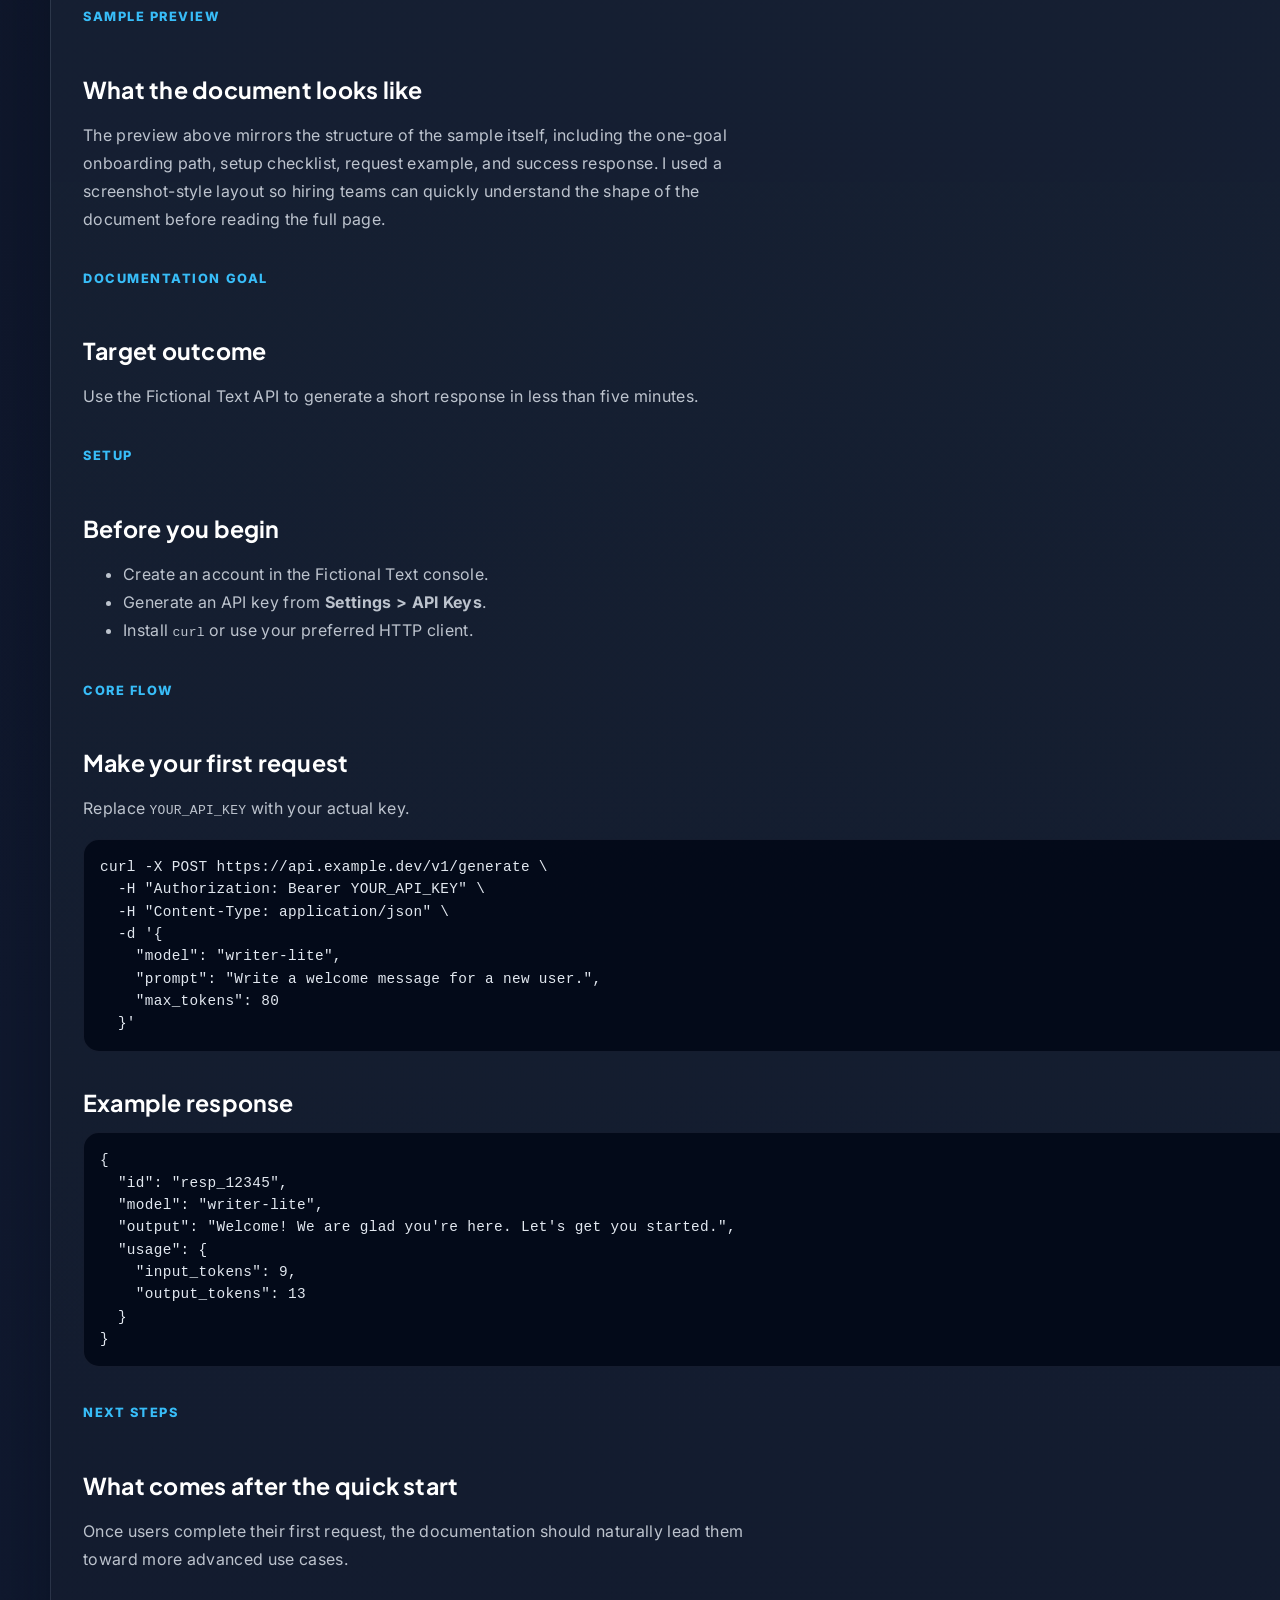
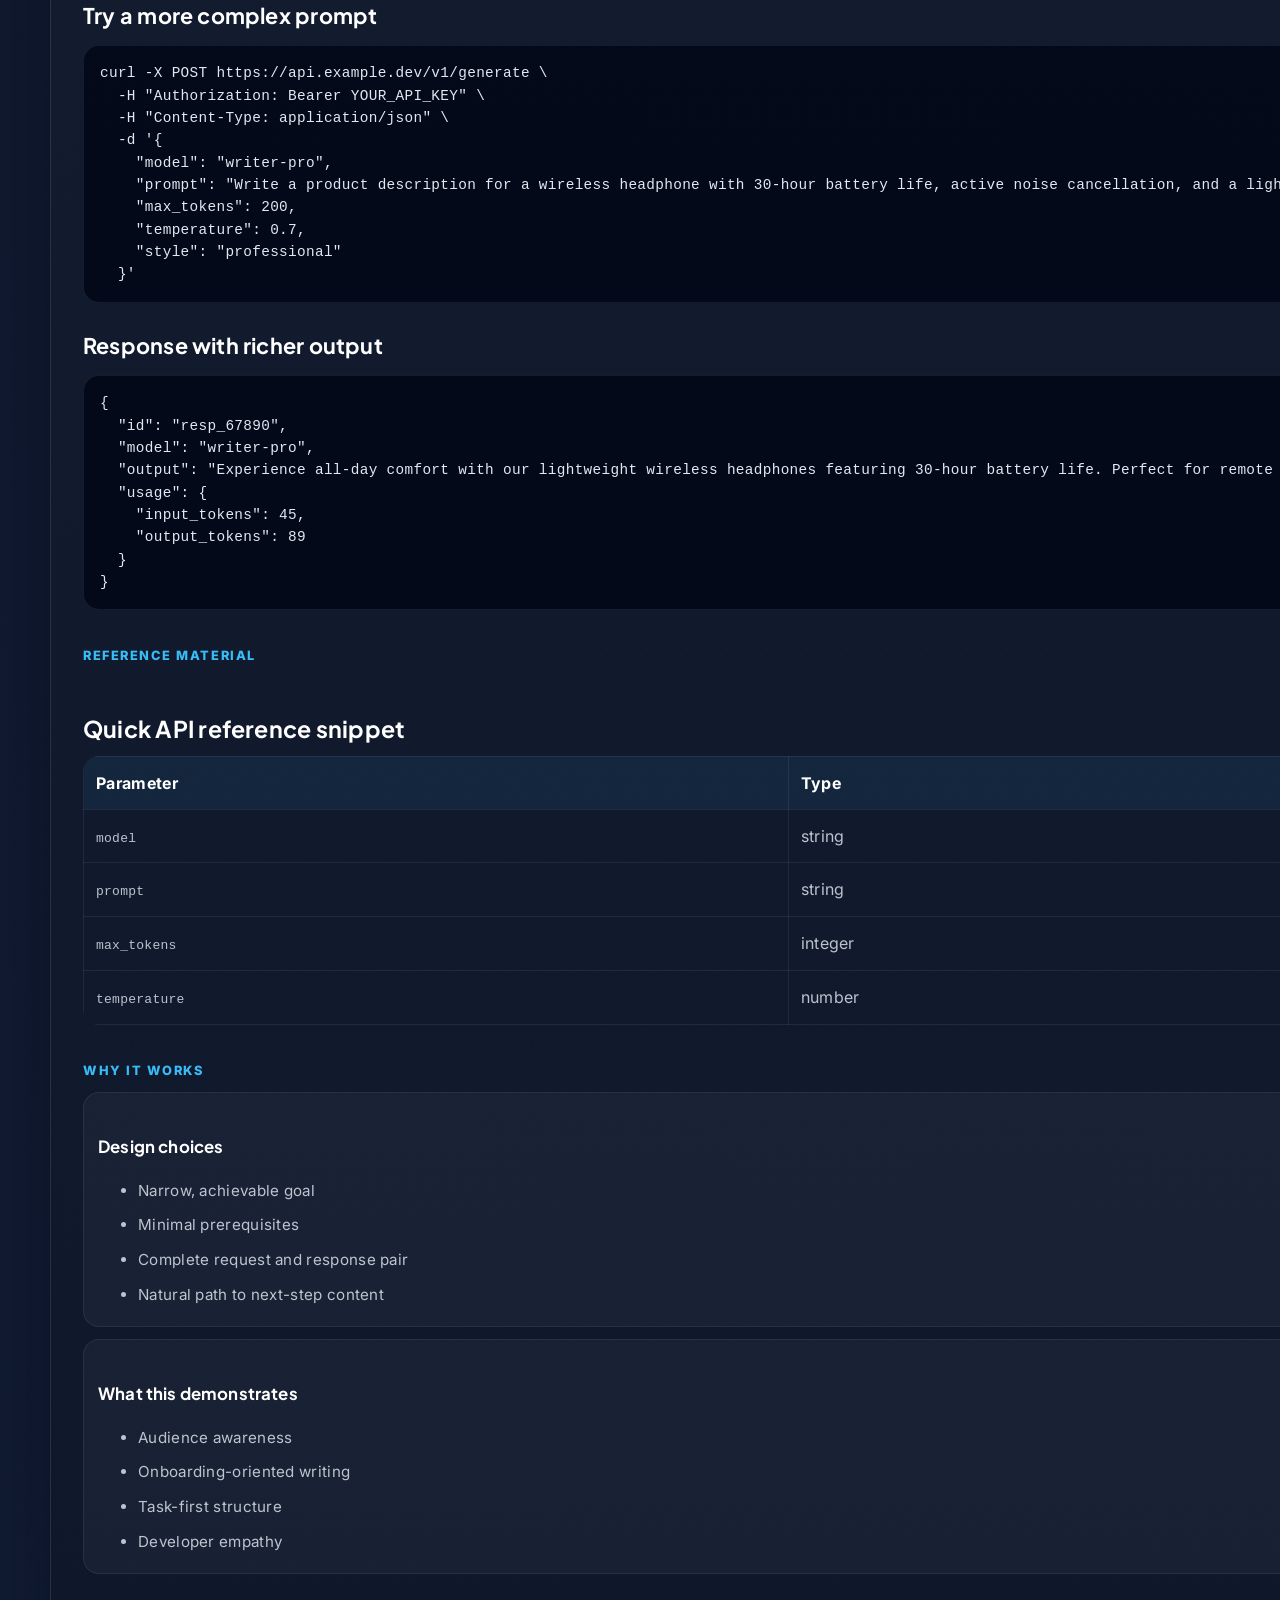
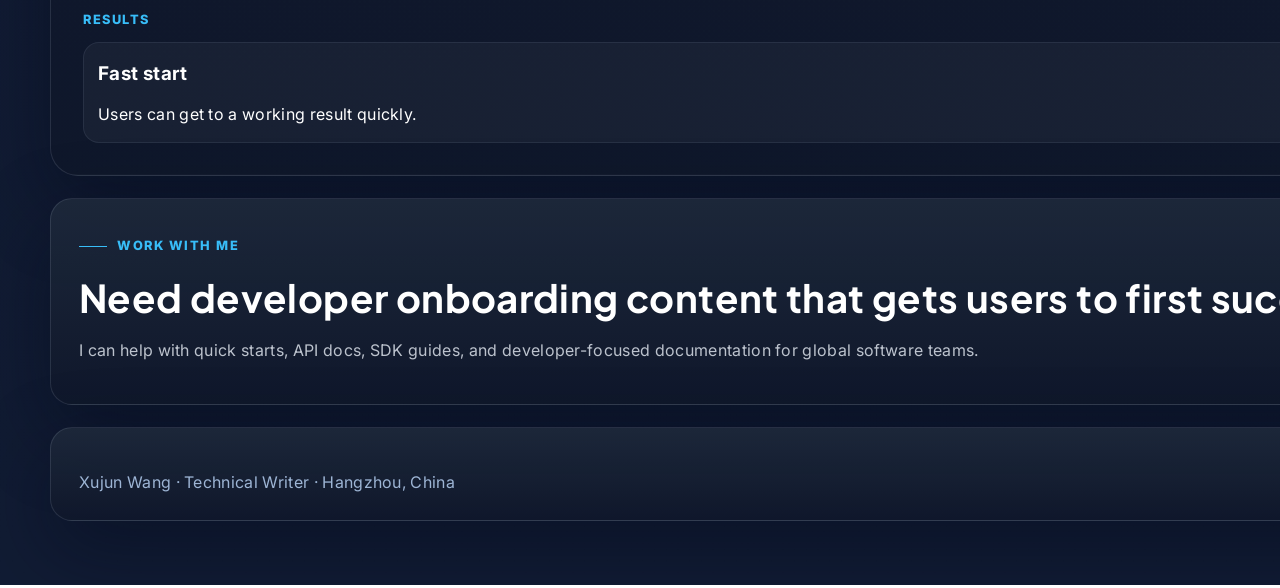
<file: portfolio-site/samples/api-quickstart.html>
<!doctype html>
<html lang="en">
<head>
  <meta charset="utf-8">
  <meta name="viewport" content="width=device-width, initial-scale=1">
  <title>API Quick Start Sample | Xujun Wang</title>
  <meta name="description" content="A technical writing sample by Xujun Wang showing a concise API quick-start guide for developer onboarding.">
  <meta property="og:title" content="API Quick Start Sample | Xujun Wang">
  <meta property="og:description" content="A concise developer onboarding sample showing how I structure a quick-start guide for first success.">
  <meta property="og:image" content="https://portfolio-site-bho.pages.dev/assets/api-quickstart-sample.svg">
  <meta property="og:url" content="https://portfolio-site-bho.pages.dev/samples/api-quickstart.html">
  <meta property="og:type" content="article">
  <meta name="twitter:card" content="summary_large_image">
  <meta name="twitter:title" content="API Quick Start Sample | Xujun Wang">
  <meta name="twitter:description" content="A concise developer onboarding sample showing how I structure a quick-start guide for first success.">
  <meta name="twitter:image" content="https://portfolio-site-bho.pages.dev/assets/api-quickstart-sample.svg">
  <link rel="canonical" href="https://portfolio-site-bho.pages.dev/samples/api-quickstart.html">
  <link rel="stylesheet" href="../styles.css">
</head>
<body>
  <a class="skip-link" href="#mainContent">Skip to main content</a>
  <main class="sample-page" data-reveal id="mainContent">
    <div class="container subpage-shell">
      <header class="subpage-header">
        <a class="brand" href="../index.html" aria-label="Xujun Wang home page">Xujun Wang</a>
        <nav class="subpage-nav" aria-label="Sample page">
          <a href="../index.html#portfolio">Work Samples</a>
          <a href="../index.html#insights">Writing</a>
          <a href="../resume.html">Resume</a>
          <a href="../index.html#contact">Contact</a>
        </nav>
      </header>

      <div class="subpage-main">
        <a class="back-link" href="../index.html">← Back to portfolio</a>
        <article class="sample-content">
        <p class="eyebrow">Writing Sample</p>
        <h1>API Quick Start</h1>
        <p class="sample-intro">This sample demonstrates how I structure a concise developer onboarding guide to help users achieve a first successful API request with minimal friction.</p>

        <img class="sample-hero" src="../assets/api-quickstart-sample.svg" alt="Screenshot-style preview of the API Quick Start documentation sample" loading="lazy" decoding="async">

        <div class="meta-grid">
          <div class="meta-card"><strong>Audience</strong><span>Developers</span></div>
          <div class="meta-card"><strong>Content type</strong><span>Quick start guide</span></div>
          <div class="meta-card"><strong>Goal</strong><span>First successful request</span></div>
          <div class="meta-card"><strong>Focus</strong><span>Speed and clarity</span></div>
        </div>

        <section>
          <span class="section-label">Project Context</span>
          <h2>Why this sample exists</h2>
          <p>For developer-facing products, the first-run experience matters a lot. A quick-start guide should not try to explain everything. Its job is to help users reach a successful first result quickly, build confidence, and then guide them toward more advanced documentation.</p>
          <blockquote>Good quick-start content reduces hesitation. It gives users momentum before they encounter the full complexity of the product.</blockquote>
        </section>

        <section>
          <span class="section-label">Sample Preview</span>
          <h2>What the document looks like</h2>
          <p>The preview above mirrors the structure of the sample itself, including the one-goal onboarding path, setup checklist, request example, and success response. I used a screenshot-style layout so hiring teams can quickly understand the shape of the document before reading the full page.</p>
        </section>

        <section>
          <span class="section-label">Documentation Goal</span>
          <h2>Target outcome</h2>
          <p>Use the Fictional Text API to generate a short response in less than five minutes.</p>
        </section>

        <section>
          <span class="section-label">Setup</span>
          <h2>Before you begin</h2>
          <ul>
            <li>Create an account in the Fictional Text console.</li>
            <li>Generate an API key from <strong>Settings &gt; API Keys</strong>.</li>
            <li>Install <code>curl</code> or use your preferred HTTP client.</li>
          </ul>
        </section>

        <section>
          <span class="section-label">Core Flow</span>
          <h2>Make your first request</h2>
          <p>Replace <code>YOUR_API_KEY</code> with your actual key.</p>
          <pre class="code-block">curl -X POST https://api.example.dev/v1/generate \
  -H "Authorization: Bearer YOUR_API_KEY" \
  -H "Content-Type: application/json" \
  -d '{
    "model": "writer-lite",
    "prompt": "Write a welcome message for a new user.",
    "max_tokens": 80
  }'</pre>
        </section>

        <section>
          <h2>Example response</h2>
          <pre class="code-block">{
  "id": "resp_12345",
  "model": "writer-lite",
  "output": "Welcome! We are glad you're here. Let's get you started.",
  "usage": {
    "input_tokens": 9,
    "output_tokens": 13
  }
}</pre>
        </section>

        <section>
          <span class="section-label">Next Steps</span>
          <h2>What comes after the quick start</h2>
          <p>Once users complete their first request, the documentation should naturally lead them toward more advanced use cases.</p>
          
          <h3>Try a more complex prompt</h3>
          <pre class="code-block">curl -X POST https://api.example.dev/v1/generate \
  -H "Authorization: Bearer YOUR_API_KEY" \
  -H "Content-Type: application/json" \
  -d '{
    "model": "writer-pro",
    "prompt": "Write a product description for a wireless headphone with 30-hour battery life, active noise cancellation, and a lightweight design. Target audience: remote workers and frequent travelers.",
    "max_tokens": 200,
    "temperature": 0.7,
    "style": "professional"
  }'</pre>

          <h3>Response with richer output</h3>
          <pre class="code-block">{
  "id": "resp_67890",
  "model": "writer-pro",
  "output": "Experience all-day comfort with our lightweight wireless headphones featuring 30-hour battery life. Perfect for remote workers and frequent travelers, our advanced active noise cancellation blocks out distractions so you can focus on what matters. Whether you're on a cross-country flight or in a busy home office, enjoy crystal-clear audio with premium sound quality. The ergonomic design ensures comfort even during extended wear.",
  "usage": {
    "input_tokens": 45,
    "output_tokens": 89
  }
}</pre>
        </section>

        <section>
          <span class="section-label">Reference Material</span>
          <h2>Quick API reference snippet</h2>
          <table class="table">
            <thead>
              <tr>
                <th>Parameter</th>
                <th>Type</th>
                <th>Required</th>
                <th>Description</th>
              </tr>
            </thead>
            <tbody>
              <tr>
                <td><code>model</code></td>
                <td>string</td>
                <td>Yes</td>
                <td>Model identifier: <code>writer-lite</code> or <code>writer-pro</code></td>
              </tr>
              <tr>
                <td><code>prompt</code></td>
                <td>string</td>
                <td>Yes</td>
                <td>The text prompt for generation</td>
              </tr>
              <tr>
                <td><code>max_tokens</code></td>
                <td>integer</td>
                <td>No</td>
                <td>Maximum tokens in response (default: 100)</td>
              </tr>
              <tr>
                <td><code>temperature</code></td>
                <td>number</td>
                <td>No</td>
                <td>Creativity level (0.0-1.0, default: 0.5)</td>
              </tr>
            </tbody>
          </table>
        </section>

        <section>
          <span class="section-label">Why it works</span>
          <div class="two-col-notes">
            <div class="note-box">
              <h3>Design choices</h3>
              <ul>
                <li>Narrow, achievable goal</li>
                <li>Minimal prerequisites</li>
                <li>Complete request and response pair</li>
                <li>Natural path to next-step content</li>
              </ul>
            </div>
            <div class="note-box">
              <h3>What this demonstrates</h3>
              <ul>
                <li>Audience awareness</li>
                <li>Onboarding-oriented writing</li>
                <li>Task-first structure</li>
                <li>Developer empathy</li>
              </ul>
            </div>
          </div>
        </section>

        <section>
          <span class="section-label">Results</span>
          <div class="result-grid">
            <div class="result-box"><strong>Fast start</strong><span>Users can get to a working result quickly.</span></div>
            <div class="result-box"><strong>Low friction</strong><span>The sample avoids overload and reduces confusion.</span></div>
            <div class="result-box"><strong>Clear next step</strong><span>Users know where to go after first success.</span></div>
          </div>
        </section>
        </article>
      </div>

      <section class="subpage-cta" aria-label="Sample contact call to action">
        <div>
          <p class="eyebrow">Work With Me</p>
          <h2>Need developer onboarding content that gets users to first success faster?</h2>
          <p>I can help with quick starts, API docs, SDK guides, and developer-focused documentation for global software teams.</p>
        </div>
        <div class="contact-shortcuts">
          <a class="button primary" href="mailto:wangxujun0516@gmail.com">Email Me</a>
          <a class="button" href="../resume.html">View Resume</a>
        </div>
      </section>

      <footer class="subpage-footer">
        <p>Xujun Wang · Technical Writer · Hangzhou, China</p>
        <div class="subpage-nav" aria-label="Sample footer links">
          <a href="mailto:wangxujun0516@gmail.com">Email</a>
          <a href="../resume.html">Resume</a>
          <a href="../index.html#portfolio">Portfolio</a>
        </div>
      </footer>
    </div>
  </main>

  <script>
  const prefersReducedMotion = window.matchMedia('(prefers-reduced-motion: reduce)').matches;
  const revealTargets = document.querySelectorAll('[data-reveal]');

  if (prefersReducedMotion) {
    revealTargets.forEach((el) => el.classList.add('is-visible'));
  } else {
    const revealObserver = new IntersectionObserver((entries, observer) => {
      entries.forEach((entry) => {
        if (!entry.isIntersecting) return;
        entry.target.classList.add('is-visible');
        observer.unobserve(entry.target);
      });
    }, { threshold: 0.12, rootMargin: '0px 0px -40px 0px' });

    revealTargets.forEach((el) => revealObserver.observe(el));
  }
</script>
</body>
</html>
</file>
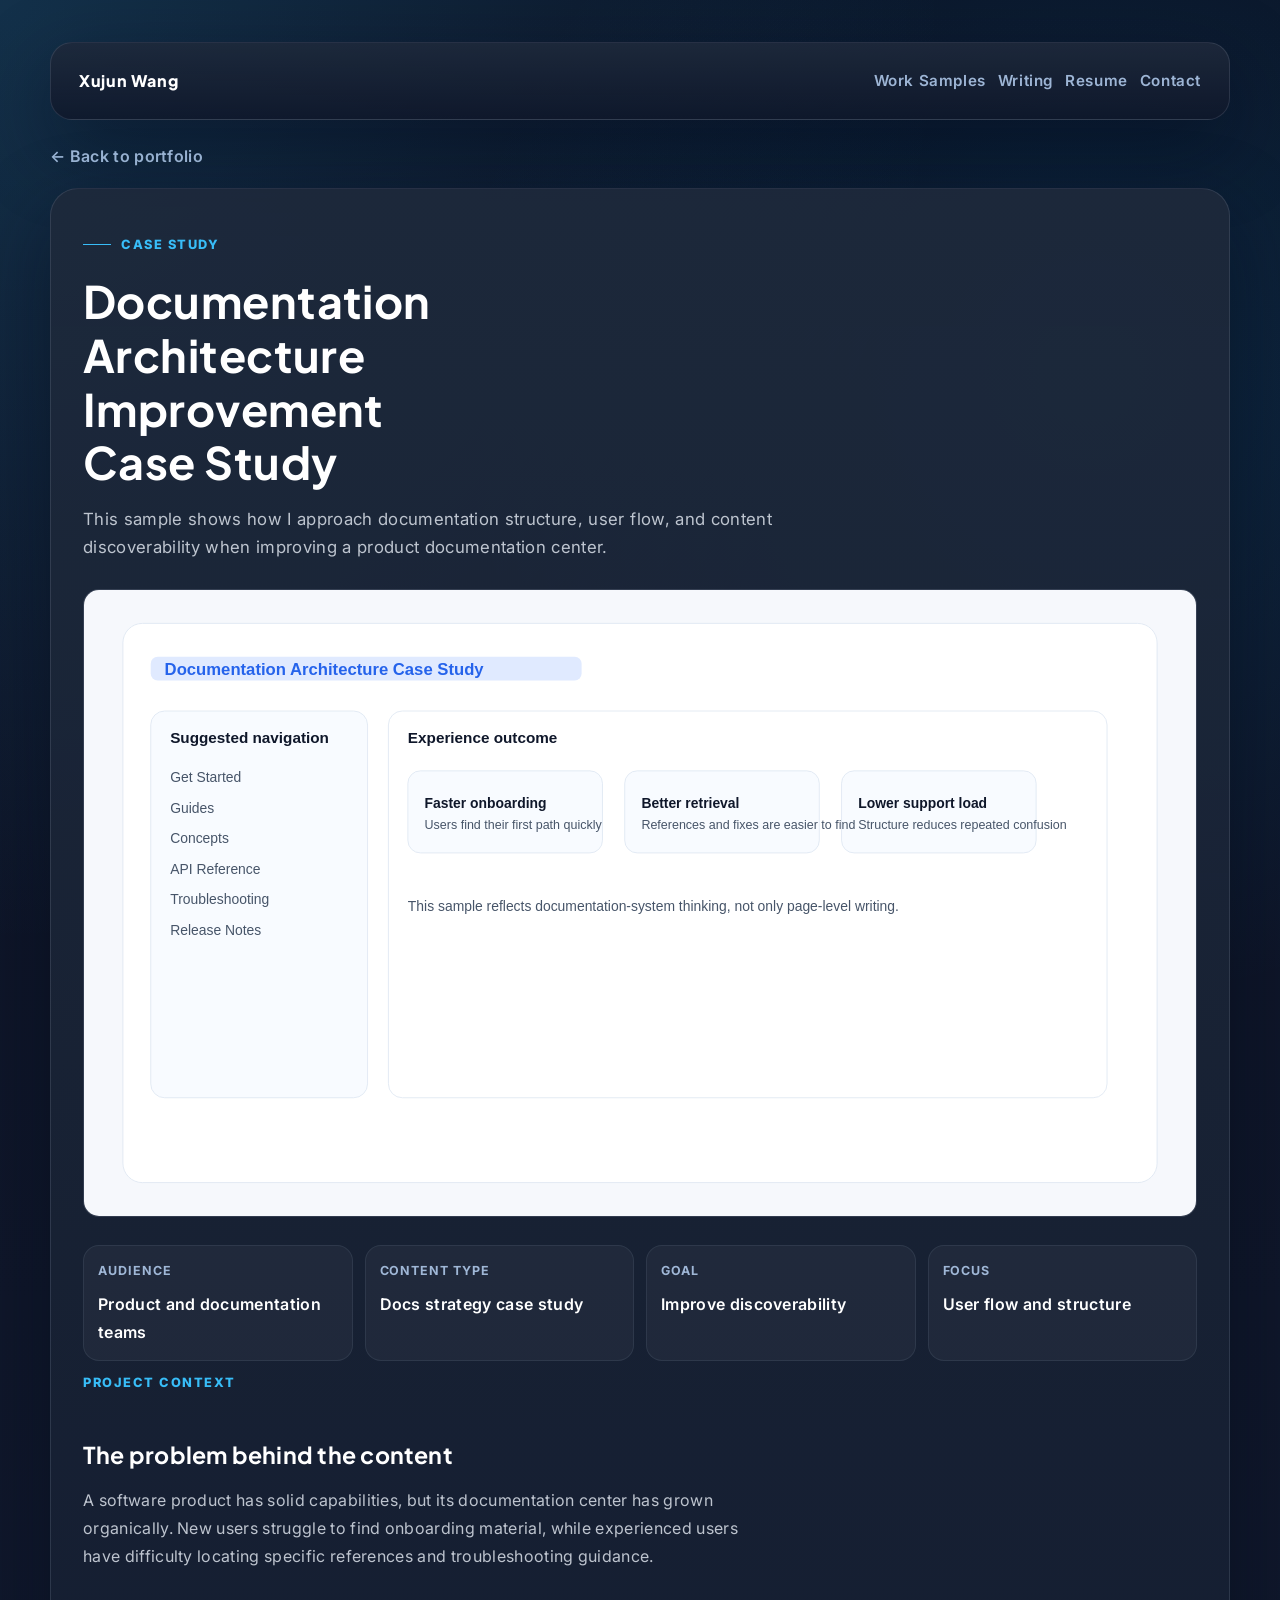
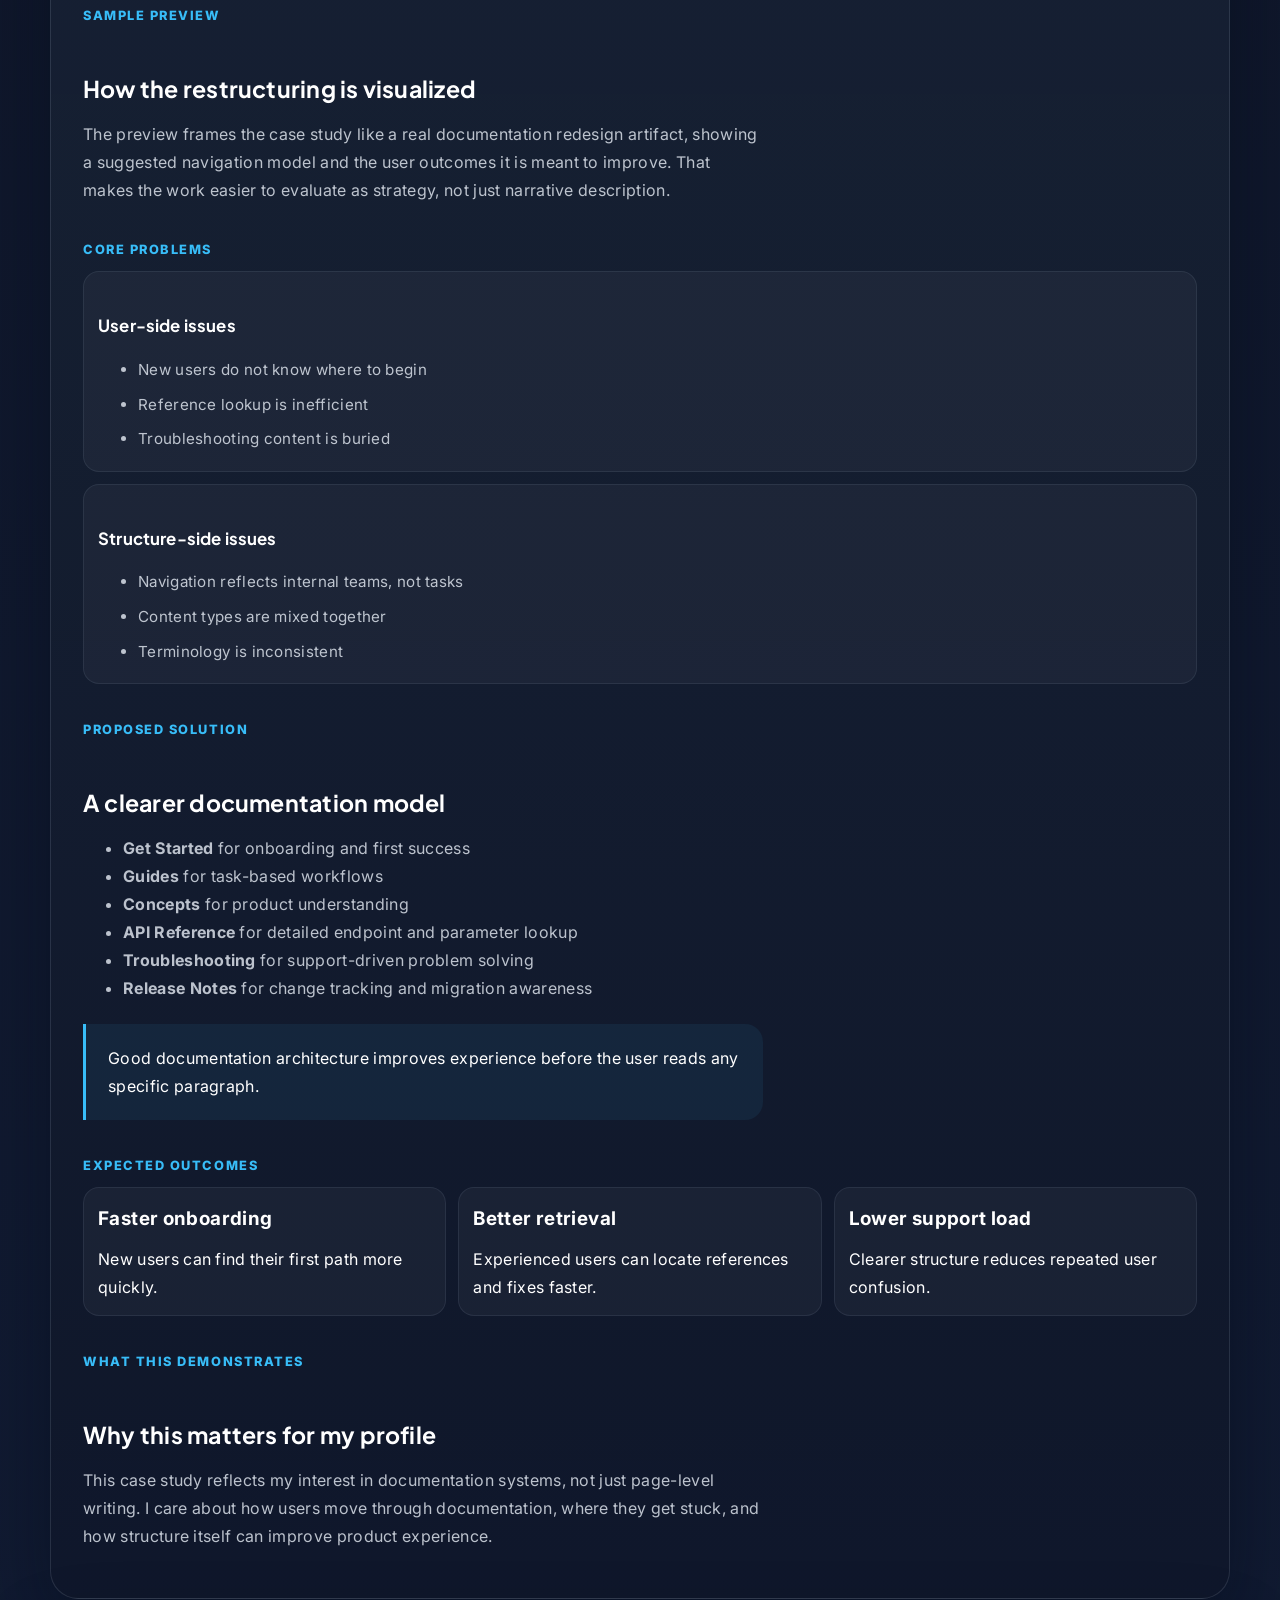
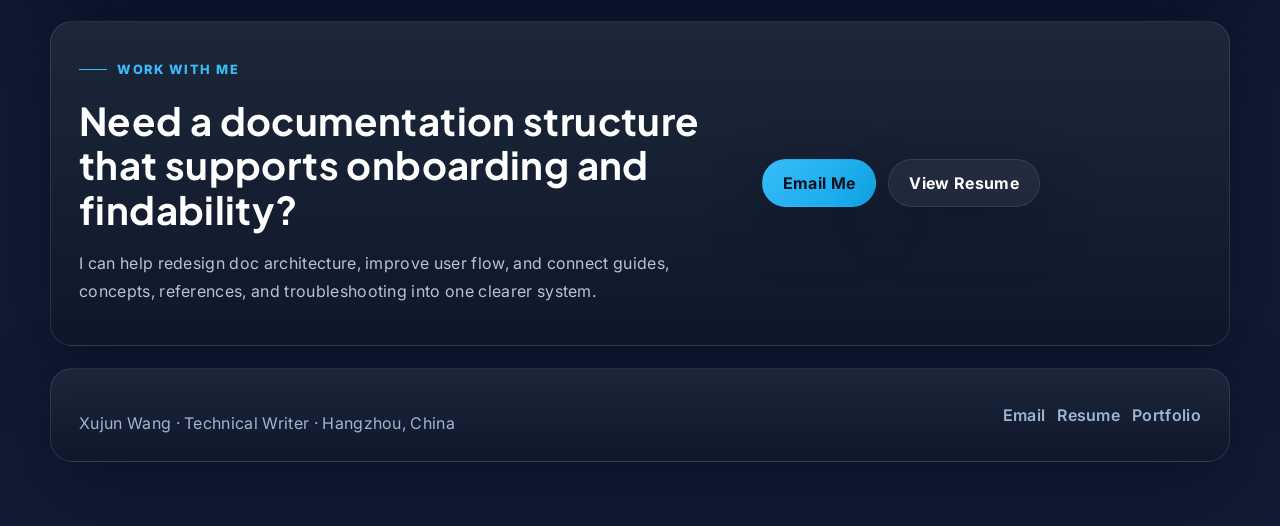
<file: portfolio-site/samples/docs-architecture-case-study.html>
<!doctype html>
<html lang="en">
<head>
  <meta charset="utf-8">
  <meta name="viewport" content="width=device-width, initial-scale=1">
  <title>Documentation Architecture Case Study | Xujun Wang</title>
  <meta name="description" content="A documentation strategy case study by Xujun Wang showing how to improve navigation, discoverability, and user flow in a product docs center.">
  <meta property="og:title" content="Documentation Architecture Case Study | Xujun Wang">
  <meta property="og:description" content="A docs strategy case study showing how I approach navigation, discoverability, and user flow improvements.">
  <meta property="og:image" content="https://portfolio-site-bho.pages.dev/assets/docs-architecture-sample.svg">
  <meta property="og:url" content="https://portfolio-site-bho.pages.dev/samples/docs-architecture-case-study.html">
  <meta property="og:type" content="article">
  <meta name="twitter:card" content="summary_large_image">
  <meta name="twitter:title" content="Documentation Architecture Case Study | Xujun Wang">
  <meta name="twitter:description" content="A docs strategy case study showing how I approach navigation, discoverability, and user flow improvements.">
  <meta name="twitter:image" content="https://portfolio-site-bho.pages.dev/assets/docs-architecture-sample.svg">
  <link rel="canonical" href="https://portfolio-site-bho.pages.dev/samples/docs-architecture-case-study.html">
  <link rel="stylesheet" href="../styles.css">
</head>
<body>
  <a class="skip-link" href="#mainContent">Skip to main content</a>
  <main class="sample-page" data-reveal id="mainContent">
    <div class="container subpage-shell">
      <header class="subpage-header">
        <a class="brand" href="../index.html" aria-label="Xujun Wang home page">Xujun Wang</a>
        <nav class="subpage-nav" aria-label="Sample page">
          <a href="../index.html#portfolio">Work Samples</a>
          <a href="../index.html#insights">Writing</a>
          <a href="../resume.html">Resume</a>
          <a href="../index.html#contact">Contact</a>
        </nav>
      </header>

      <div class="subpage-main">
        <a class="back-link" href="../index.html">← Back to portfolio</a>
        <article class="sample-content">
        <p class="eyebrow">Case Study</p>
        <h1>Documentation Architecture Improvement Case Study</h1>
        <p class="sample-intro">This sample shows how I approach documentation structure, user flow, and content discoverability when improving a product documentation center.</p>

        <img class="sample-hero" src="../assets/docs-architecture-sample.svg" alt="Screenshot-style preview of the documentation architecture case study" loading="lazy" decoding="async">

        <div class="meta-grid">
          <div class="meta-card"><strong>Audience</strong><span>Product and documentation teams</span></div>
          <div class="meta-card"><strong>Content type</strong><span>Docs strategy case study</span></div>
          <div class="meta-card"><strong>Goal</strong><span>Improve discoverability</span></div>
          <div class="meta-card"><strong>Focus</strong><span>User flow and structure</span></div>
        </div>

        <section>
          <span class="section-label">Project Context</span>
          <h2>The problem behind the content</h2>
          <p>A software product has solid capabilities, but its documentation center has grown organically. New users struggle to find onboarding material, while experienced users have difficulty locating specific references and troubleshooting guidance.</p>
        </section>

        <section>
          <span class="section-label">Sample Preview</span>
          <h2>How the restructuring is visualized</h2>
          <p>The preview frames the case study like a real documentation redesign artifact, showing a suggested navigation model and the user outcomes it is meant to improve. That makes the work easier to evaluate as strategy, not just narrative description.</p>
        </section>

        <section>
          <span class="section-label">Core Problems</span>
          <div class="two-col-notes">
            <div class="note-box">
              <h3>User-side issues</h3>
              <ul>
                <li>New users do not know where to begin</li>
                <li>Reference lookup is inefficient</li>
                <li>Troubleshooting content is buried</li>
              </ul>
            </div>
            <div class="note-box">
              <h3>Structure-side issues</h3>
              <ul>
                <li>Navigation reflects internal teams, not tasks</li>
                <li>Content types are mixed together</li>
                <li>Terminology is inconsistent</li>
              </ul>
            </div>
          </div>
        </section>

        <section>
          <span class="section-label">Proposed Solution</span>
          <h2>A clearer documentation model</h2>
          <ul>
            <li><strong>Get Started</strong> for onboarding and first success</li>
            <li><strong>Guides</strong> for task-based workflows</li>
            <li><strong>Concepts</strong> for product understanding</li>
            <li><strong>API Reference</strong> for detailed endpoint and parameter lookup</li>
            <li><strong>Troubleshooting</strong> for support-driven problem solving</li>
            <li><strong>Release Notes</strong> for change tracking and migration awareness</li>
          </ul>
          <blockquote>Good documentation architecture improves experience before the user reads any specific paragraph.</blockquote>
        </section>

        <section>
          <span class="section-label">Expected Outcomes</span>
          <div class="result-grid">
            <div class="result-box"><strong>Faster onboarding</strong><span>New users can find their first path more quickly.</span></div>
            <div class="result-box"><strong>Better retrieval</strong><span>Experienced users can locate references and fixes faster.</span></div>
            <div class="result-box"><strong>Lower support load</strong><span>Clearer structure reduces repeated user confusion.</span></div>
          </div>
        </section>

        <section>
          <span class="section-label">What this demonstrates</span>
          <h2>Why this matters for my profile</h2>
          <p>This case study reflects my interest in documentation systems, not just page-level writing. I care about how users move through documentation, where they get stuck, and how structure itself can improve product experience.</p>
        </section>
        </article>
      </div>

      <section class="subpage-cta" aria-label="Sample contact call to action">
        <div>
          <p class="eyebrow">Work With Me</p>
          <h2>Need a documentation structure that supports onboarding and findability?</h2>
          <p>I can help redesign doc architecture, improve user flow, and connect guides, concepts, references, and troubleshooting into one clearer system.</p>
        </div>
        <div class="contact-shortcuts">
          <a class="button primary" href="mailto:wangxujun0516@gmail.com">Email Me</a>
          <a class="button" href="../resume.html">View Resume</a>
        </div>
      </section>

      <footer class="subpage-footer">
        <p>Xujun Wang · Technical Writer · Hangzhou, China</p>
        <div class="subpage-nav" aria-label="Sample footer links">
          <a href="mailto:wangxujun0516@gmail.com">Email</a>
          <a href="../resume.html">Resume</a>
          <a href="../index.html#portfolio">Portfolio</a>
        </div>
      </footer>
    </div>
  </main>

  <script>
  const prefersReducedMotion = window.matchMedia('(prefers-reduced-motion: reduce)').matches;
  const revealTargets = document.querySelectorAll('[data-reveal]');

  if (prefersReducedMotion) {
    revealTargets.forEach((el) => el.classList.add('is-visible'));
  } else {
    const revealObserver = new IntersectionObserver((entries, observer) => {
      entries.forEach((entry) => {
        if (!entry.isIntersecting) return;
        entry.target.classList.add('is-visible');
        observer.unobserve(entry.target);
      });
    }, { threshold: 0.12, rootMargin: '0px 0px -40px 0px' });

    revealTargets.forEach((el) => revealObserver.observe(el));
  }
</script>
</body>
</html>
</file>
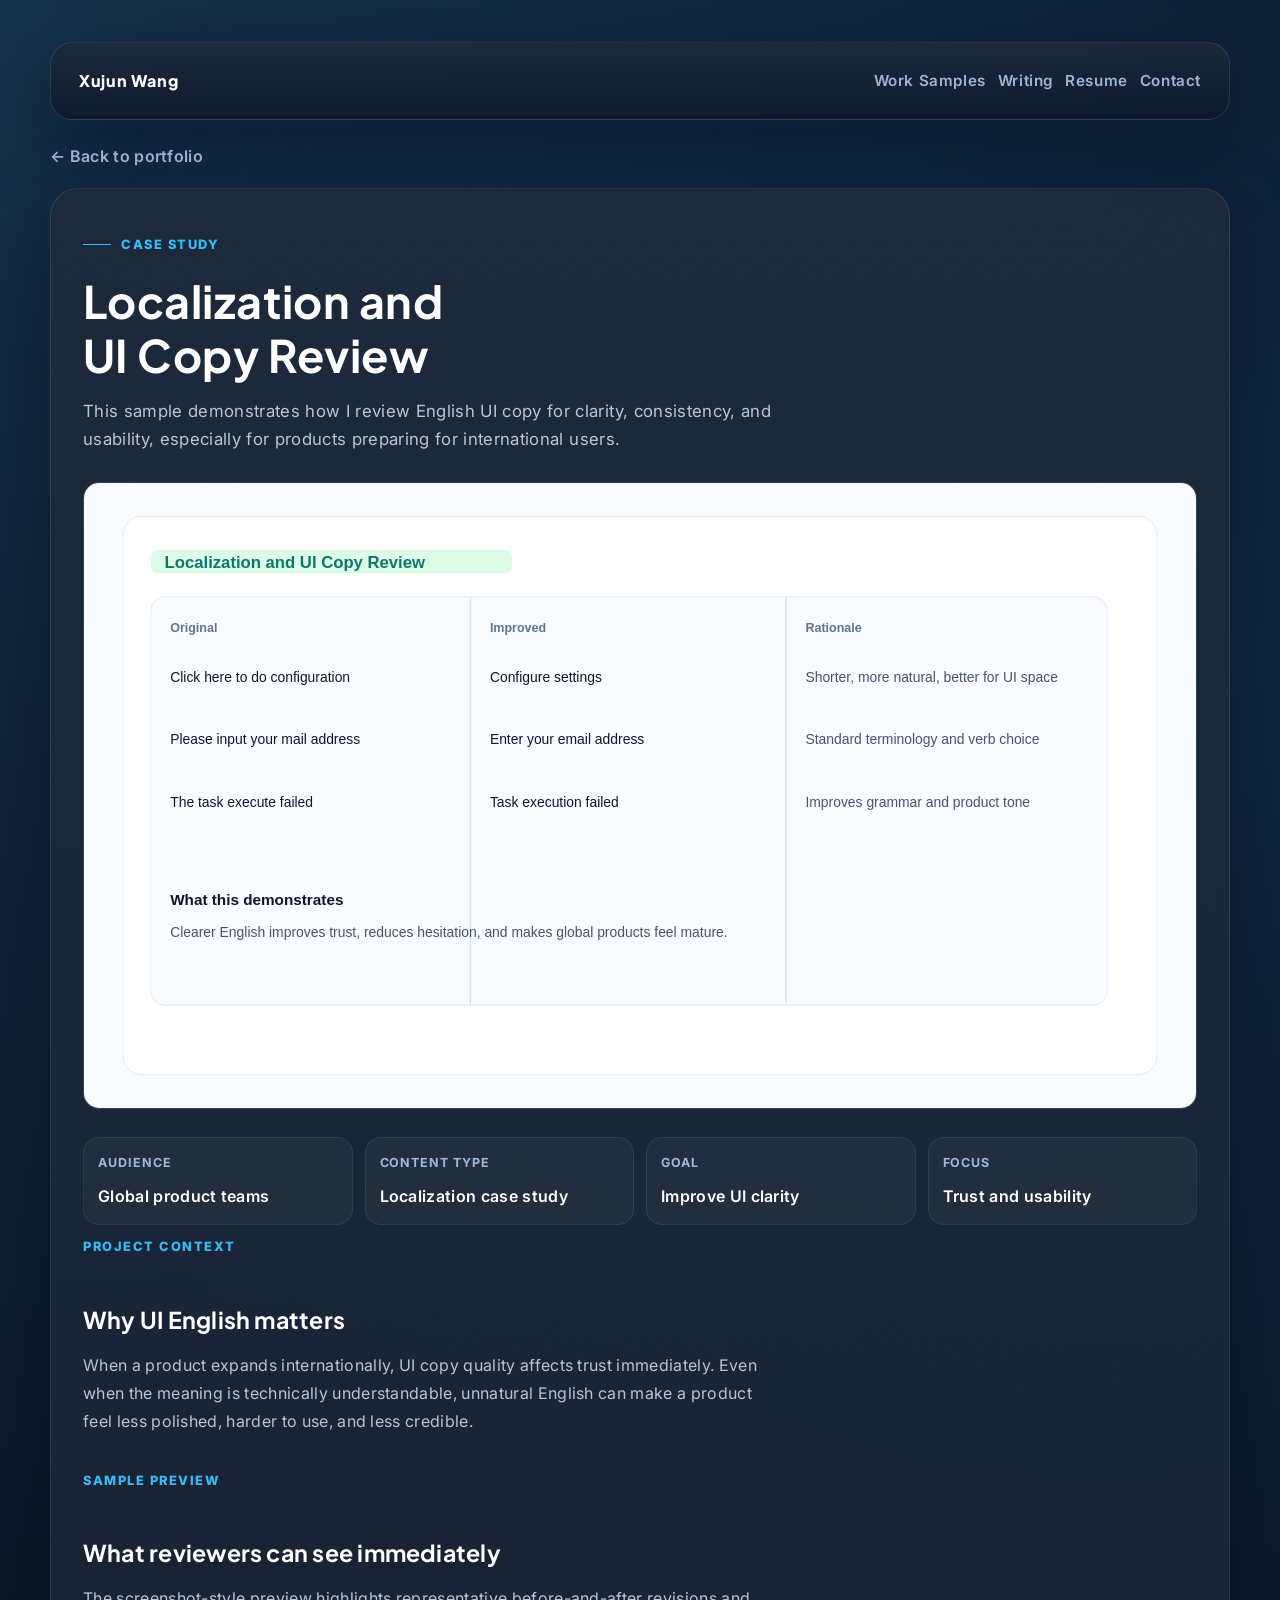
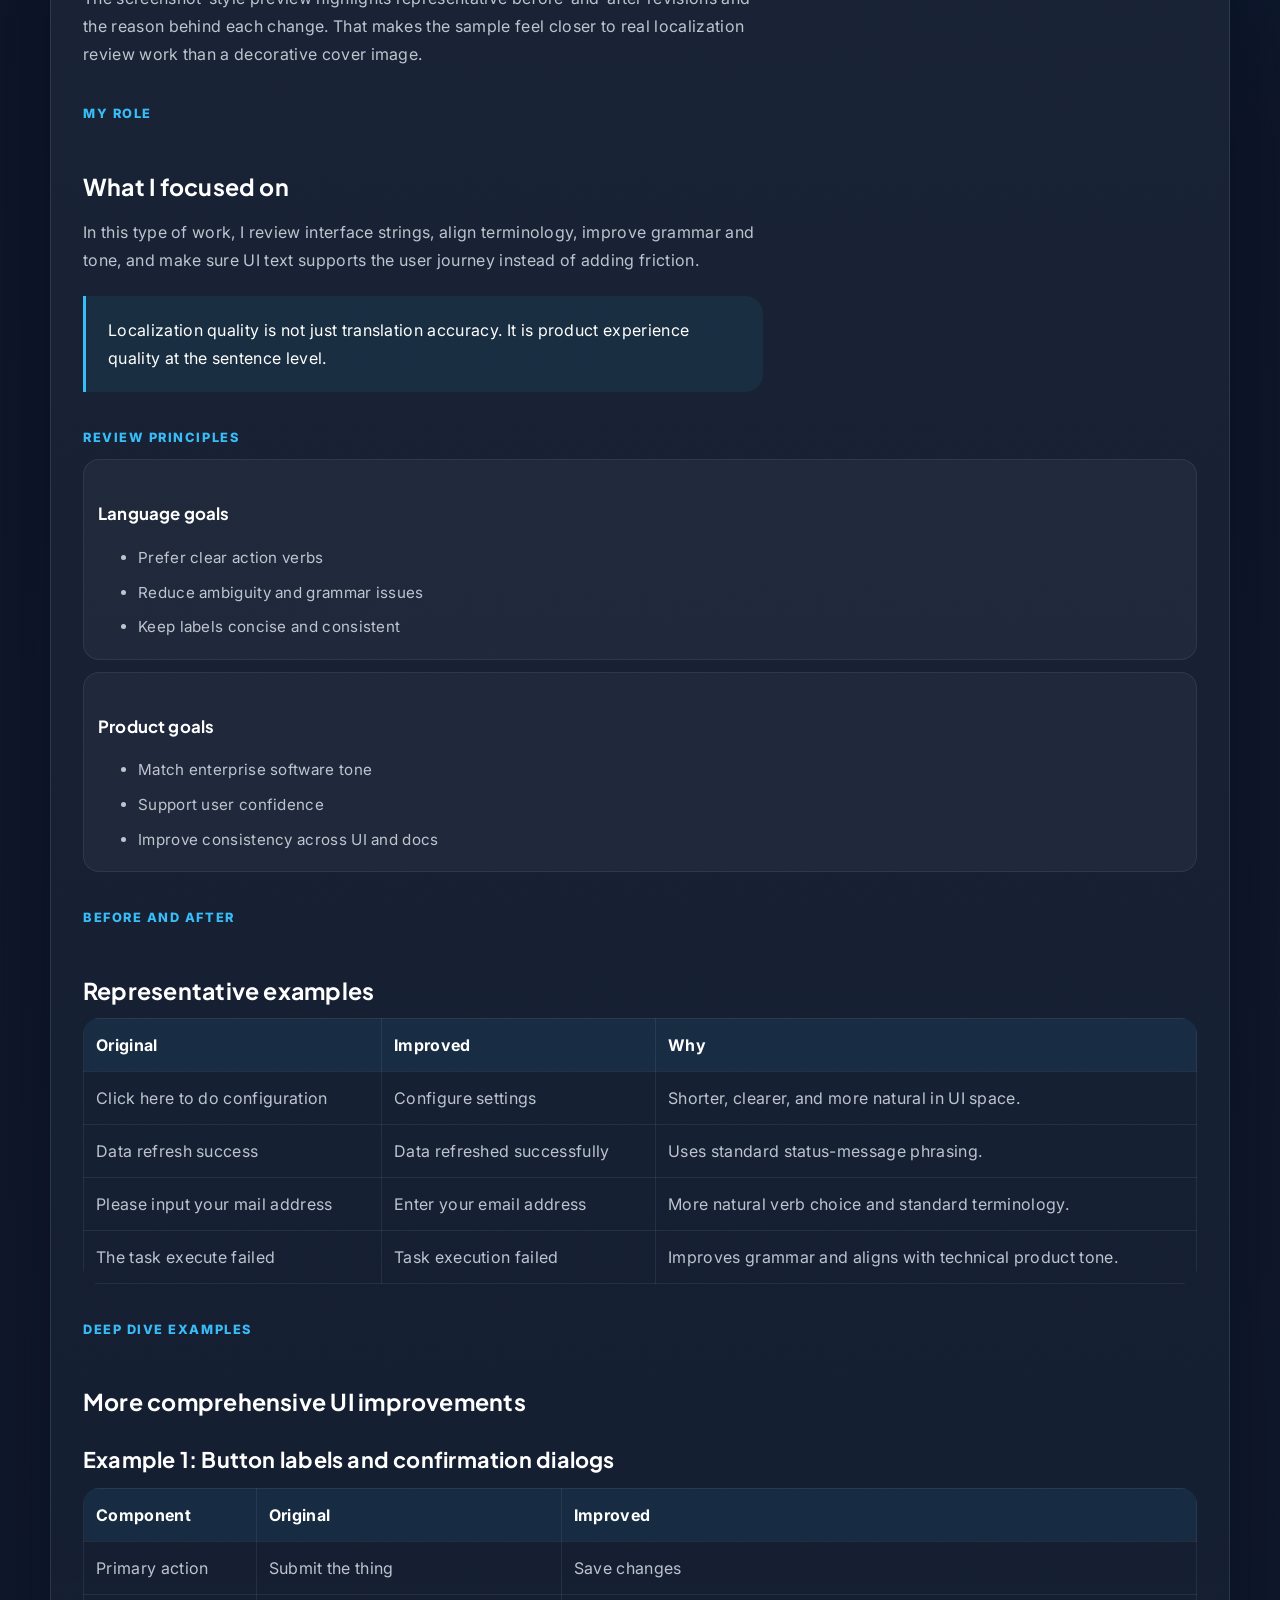
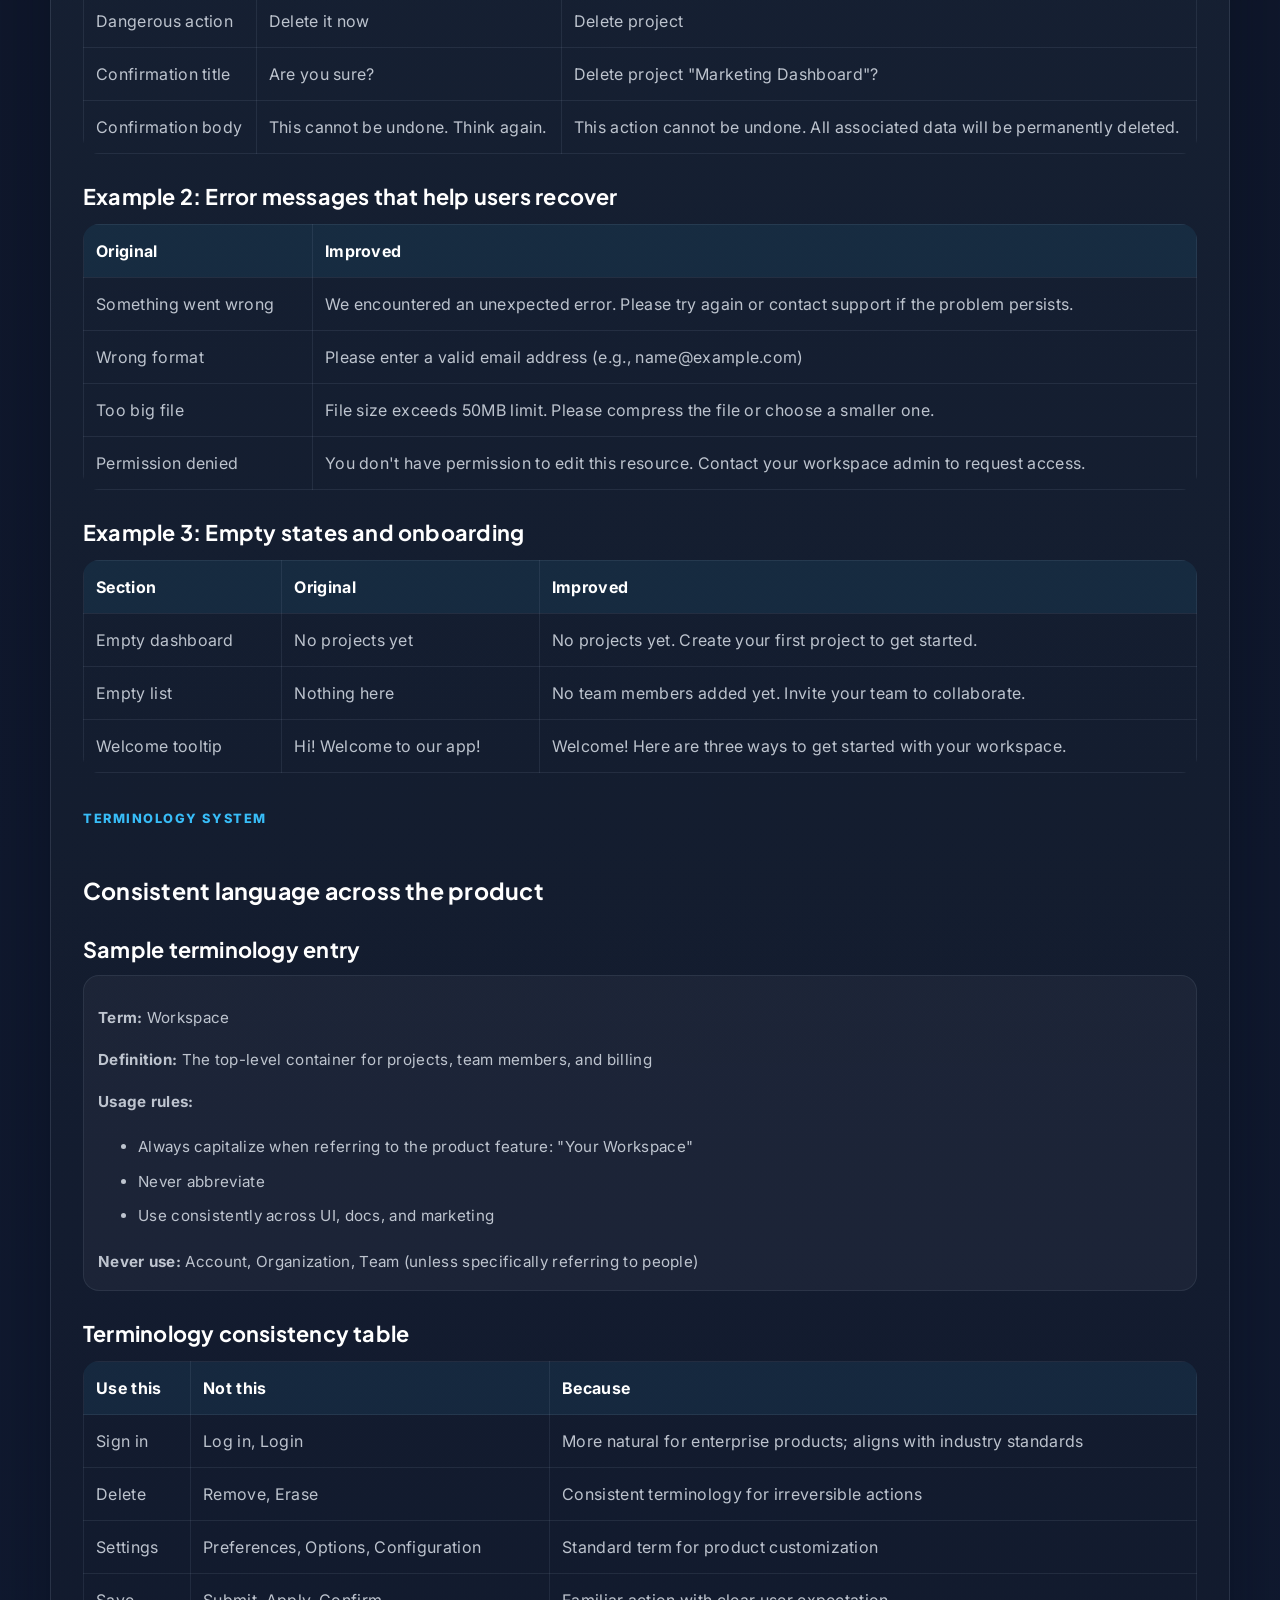
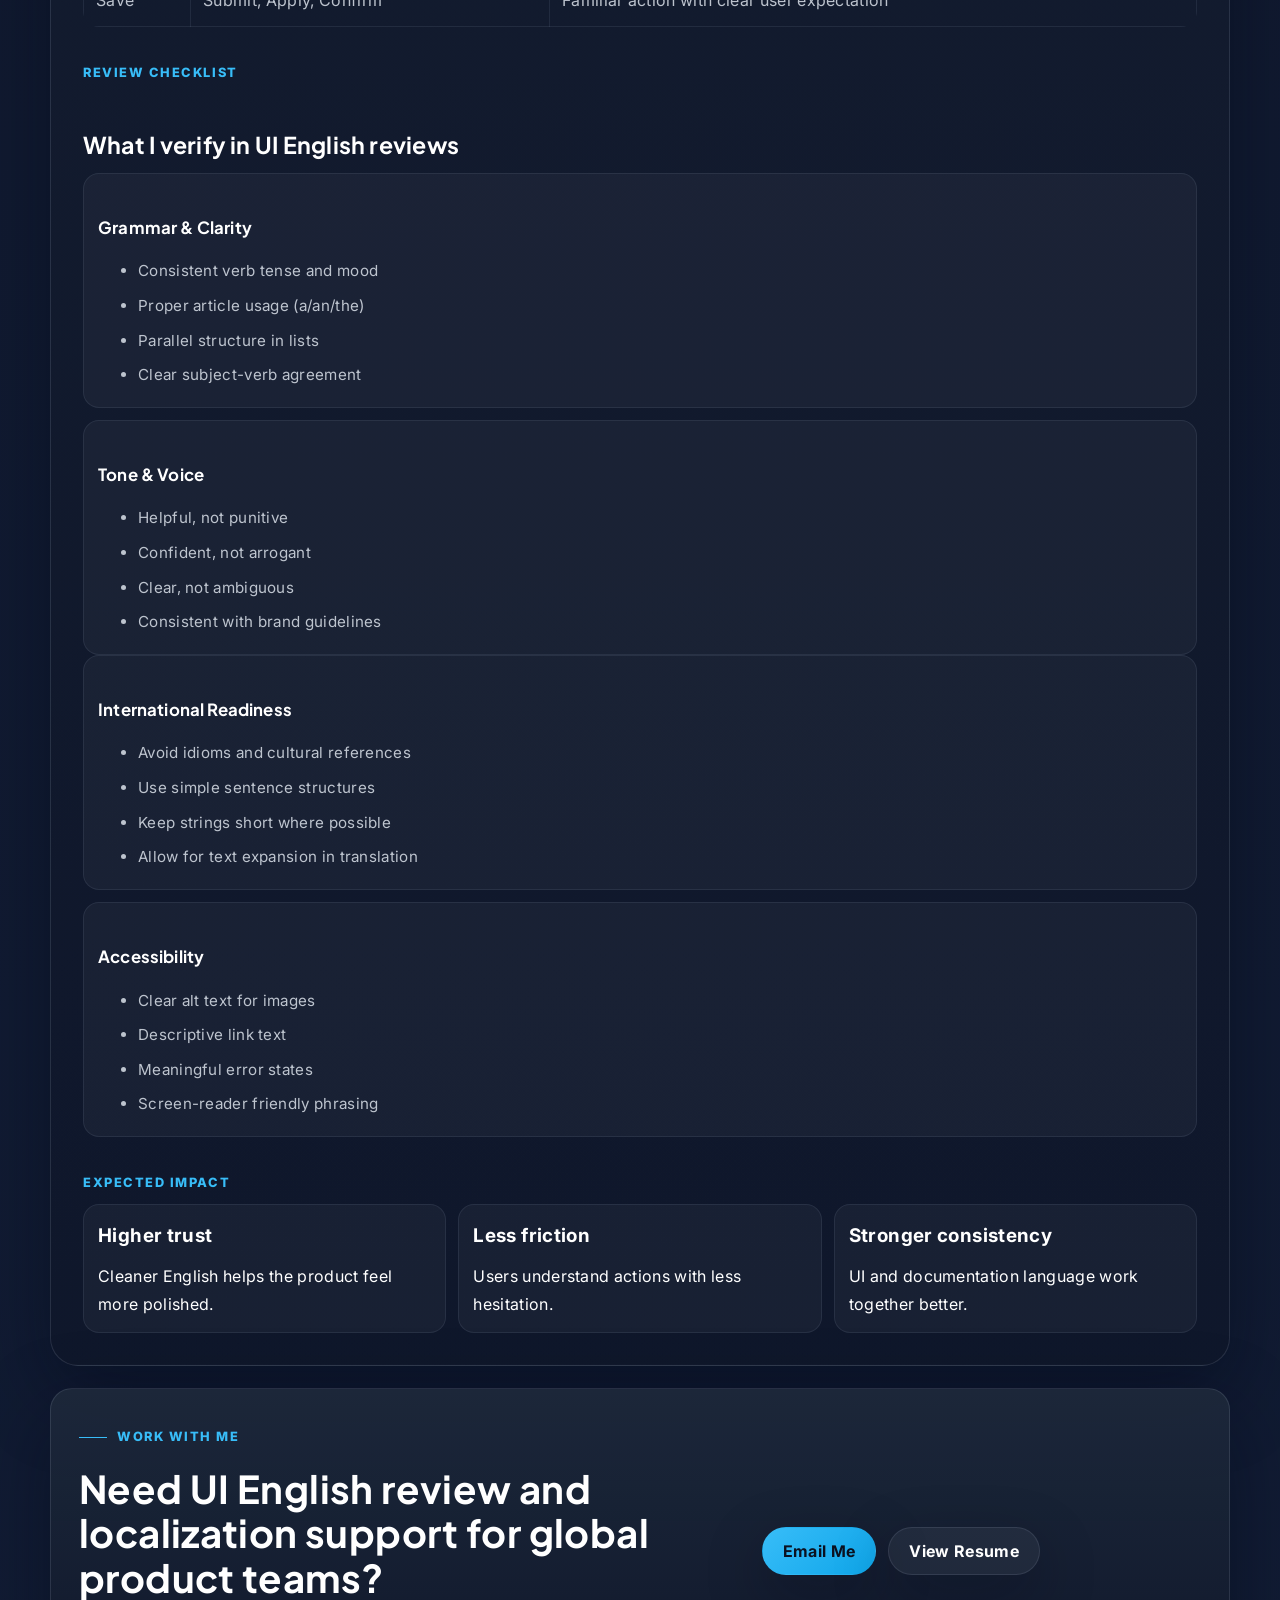
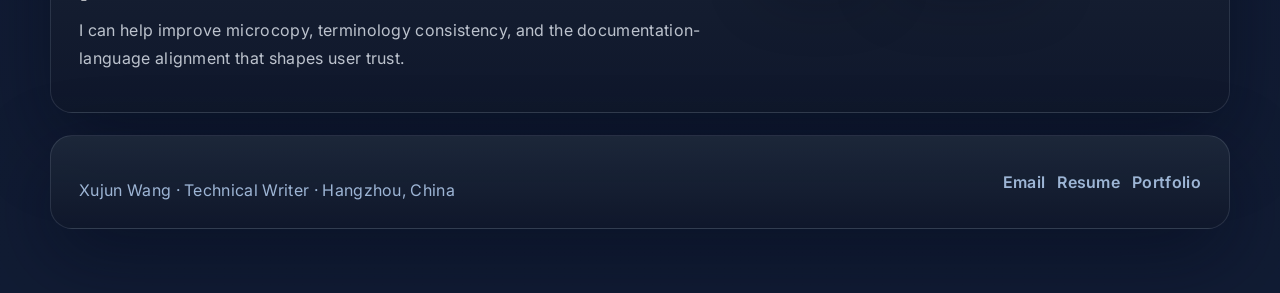
<file: portfolio-site/samples/localization-case-study.html>
<!doctype html>
<html lang="en">
<head>
  <meta charset="utf-8">
  <meta name="viewport" content="width=device-width, initial-scale=1">
  <title>Localization and UI Copy Case Study | Xujun Wang</title>
  <meta name="description" content="A case study by Xujun Wang showing how English UI copy can be improved for international users through localization review.">
  <meta property="og:title" content="Localization and UI Copy Case Study | Xujun Wang">
  <meta property="og:description" content="A localization review case study showing how UI English can be improved for trust, clarity, and international usability.">
  <meta property="og:image" content="https://portfolio-site-bho.pages.dev/assets/localization-review-sample.svg">
  <meta property="og:url" content="https://portfolio-site-bho.pages.dev/samples/localization-case-study.html">
  <meta property="og:type" content="article">
  <meta name="twitter:card" content="summary_large_image">
  <meta name="twitter:title" content="Localization and UI Copy Case Study | Xujun Wang">
  <meta name="twitter:description" content="A localization review case study showing how UI English can be improved for trust, clarity, and international usability.">
  <meta name="twitter:image" content="https://portfolio-site-bho.pages.dev/assets/localization-review-sample.svg">
  <link rel="canonical" href="https://portfolio-site-bho.pages.dev/samples/localization-case-study.html">
  <link rel="stylesheet" href="../styles.css">
</head>
<body>
  <a class="skip-link" href="#mainContent">Skip to main content</a>
  <main class="sample-page" data-reveal id="mainContent">
    <div class="container subpage-shell">
      <header class="subpage-header">
        <a class="brand" href="../index.html" aria-label="Xujun Wang home page">Xujun Wang</a>
        <nav class="subpage-nav" aria-label="Sample page">
          <a href="../index.html#portfolio">Work Samples</a>
          <a href="../index.html#insights">Writing</a>
          <a href="../resume.html">Resume</a>
          <a href="../index.html#contact">Contact</a>
        </nav>
      </header>

      <div class="subpage-main">
        <a class="back-link" href="../index.html">← Back to portfolio</a>
        <article class="sample-content">
        <p class="eyebrow">Case Study</p>
        <h1>Localization and UI Copy Review</h1>
        <p class="sample-intro">This sample demonstrates how I review English UI copy for clarity, consistency, and usability, especially for products preparing for international users.</p>

        <img class="sample-hero" src="../assets/localization-review-sample.svg" alt="Screenshot-style preview of the localization and UI copy review case study" loading="lazy" decoding="async">

        <div class="meta-grid">
          <div class="meta-card"><strong>Audience</strong><span>Global product teams</span></div>
          <div class="meta-card"><strong>Content type</strong><span>Localization case study</span></div>
          <div class="meta-card"><strong>Goal</strong><span>Improve UI clarity</span></div>
          <div class="meta-card"><strong>Focus</strong><span>Trust and usability</span></div>
        </div>

        <section>
          <span class="section-label">Project Context</span>
          <h2>Why UI English matters</h2>
          <p>When a product expands internationally, UI copy quality affects trust immediately. Even when the meaning is technically understandable, unnatural English can make a product feel less polished, harder to use, and less credible.</p>
        </section>

        <section>
          <span class="section-label">Sample Preview</span>
          <h2>What reviewers can see immediately</h2>
          <p>The screenshot-style preview highlights representative before-and-after revisions and the reason behind each change. That makes the sample feel closer to real localization review work than a decorative cover image.</p>
        </section>

        <section>
          <span class="section-label">My Role</span>
          <h2>What I focused on</h2>
          <p>In this type of work, I review interface strings, align terminology, improve grammar and tone, and make sure UI text supports the user journey instead of adding friction.</p>
          <blockquote>Localization quality is not just translation accuracy. It is product experience quality at the sentence level.</blockquote>
        </section>

        <section>
          <span class="section-label">Review Principles</span>
          <div class="two-col-notes">
            <div class="note-box">
              <h3>Language goals</h3>
              <ul>
                <li>Prefer clear action verbs</li>
                <li>Reduce ambiguity and grammar issues</li>
                <li>Keep labels concise and consistent</li>
              </ul>
            </div>
            <div class="note-box">
              <h3>Product goals</h3>
              <ul>
                <li>Match enterprise software tone</li>
                <li>Support user confidence</li>
                <li>Improve consistency across UI and docs</li>
              </ul>
            </div>
          </div>
        </section>

        <section>
          <span class="section-label">Before and After</span>
          <h2>Representative examples</h2>
          <table class="table">
            <thead>
              <tr>
                <th>Original</th>
                <th>Improved</th>
                <th>Why</th>
              </tr>
            </thead>
            <tbody>
              <tr>
                <td>Click here to do configuration</td>
                <td>Configure settings</td>
                <td>Shorter, clearer, and more natural in UI space.</td>
              </tr>
              <tr>
                <td>Data refresh success</td>
                <td>Data refreshed successfully</td>
                <td>Uses standard status-message phrasing.</td>
              </tr>
              <tr>
                <td>Please input your mail address</td>
                <td>Enter your email address</td>
                <td>More natural verb choice and standard terminology.</td>
              </tr>
              <tr>
                <td>The task execute failed</td>
                <td>Task execution failed</td>
                <td>Improves grammar and aligns with technical product tone.</td>
              </tr>
            </tbody>
          </table>
        </section>

        <section>
          <span class="section-label">Deep Dive Examples</span>
          <h2>More comprehensive UI improvements</h2>
          
          <h3>Example 1: Button labels and confirmation dialogs</h3>
          <table class="table">
            <thead>
              <tr>
                <th>Component</th>
                <th>Original</th>
                <th>Improved</th>
              </tr>
            </thead>
            <tbody>
              <tr>
                <td>Primary action</td>
                <td>Submit the thing</td>
                <td>Save changes</td>
              </tr>
              <tr>
                <td>Dangerous action</td>
                <td>Delete it now</td>
                <td>Delete project</td>
              </tr>
              <tr>
                <td>Confirmation title</td>
                <td>Are you sure?</td>
                <td>Delete project "Marketing Dashboard"?</td>
              </tr>
              <tr>
                <td>Confirmation body</td>
                <td>This cannot be undone. Think again.</td>
                <td>This action cannot be undone. All associated data will be permanently deleted.</td>
              </tr>
            </tbody>
          </table>

          <h3>Example 2: Error messages that help users recover</h3>
          <table class="table">
            <thead>
              <tr>
                <th>Original</th>
                <th>Improved</th>
              </tr>
            </thead>
            <tbody>
              <tr>
                <td>Something went wrong</td>
                <td>We encountered an unexpected error. Please try again or contact support if the problem persists.</td>
              </tr>
              <tr>
                <td>Wrong format</td>
                <td>Please enter a valid email address (e.g., name@example.com)</td>
              </tr>
              <tr>
                <td>Too big file</td>
                <td>File size exceeds 50MB limit. Please compress the file or choose a smaller one.</td>
              </tr>
              <tr>
                <td>Permission denied</td>
                <td>You don't have permission to edit this resource. Contact your workspace admin to request access.</td>
              </tr>
            </tbody>
          </table>

          <h3>Example 3: Empty states and onboarding</h3>
          <table class="table">
            <thead>
              <tr>
                <th>Section</th>
                <th>Original</th>
                <th>Improved</th>
              </tr>
            </thead>
            <tbody>
              <tr>
                <td>Empty dashboard</td>
                <td>No projects yet</td>
                <td>No projects yet. Create your first project to get started.</td>
              </tr>
              <tr>
                <td>Empty list</td>
                <td>Nothing here</td>
                <td>No team members added yet. Invite your team to collaborate.</td>
              </tr>
              <tr>
                <td>Welcome tooltip</td>
                <td>Hi! Welcome to our app!</td>
                <td>Welcome! Here are three ways to get started with your workspace.</td>
              </tr>
            </tbody>
          </table>
        </section>

        <section>
          <span class="section-label">Terminology System</span>
          <h2>Consistent language across the product</h2>
          
          <h3>Sample terminology entry</h3>
          <div class="note-box">
            <p><strong>Term:</strong> Workspace</p>
            <p><strong>Definition:</strong> The top-level container for projects, team members, and billing</p>
            <p><strong>Usage rules:</strong></p>
            <ul>
              <li>Always capitalize when referring to the product feature: "Your Workspace"</li>
              <li>Never abbreviate</li>
              <li>Use consistently across UI, docs, and marketing</li>
            </ul>
            <p><strong>Never use:</strong> Account, Organization, Team (unless specifically referring to people)</p>
          </div>

          <h3>Terminology consistency table</h3>
          <table class="table">
            <thead>
              <tr>
                <th>Use this</th>
                <th>Not this</th>
                <th>Because</th>
              </tr>
            </thead>
            <tbody>
              <tr>
                <td>Sign in</td>
                <td>Log in, Login</td>
                <td>More natural for enterprise products; aligns with industry standards</td>
              </tr>
              <tr>
                <td>Delete</td>
                <td>Remove, Erase</td>
                <td>Consistent terminology for irreversible actions</td>
              </tr>
              <tr>
                <td>Settings</td>
                <td>Preferences, Options, Configuration</td>
                <td>Standard term for product customization</td>
              </tr>
              <tr>
                <td>Save</td>
                <td>Submit, Apply, Confirm</td>
                <td>Familiar action with clear user expectation</td>
              </tr>
            </tbody>
          </table>
        </section>

        <section>
          <span class="section-label">Review Checklist</span>
          <h2>What I verify in UI English reviews</h2>
          
          <div class="two-col-notes">
            <div class="note-box">
              <h3>Grammar & Clarity</h3>
              <ul>
                <li>Consistent verb tense and mood</li>
                <li>Proper article usage (a/an/the)</li>
                <li>Parallel structure in lists</li>
                <li>Clear subject-verb agreement</li>
              </ul>
            </div>
            <div class="note-box">
              <h3>Tone & Voice</h3>
              <ul>
                <li>Helpful, not punitive</li>
                <li>Confident, not arrogant</li>
                <li>Clear, not ambiguous</li>
                <li>Consistent with brand guidelines</li>
              </ul>
            </div>
          </div>
          
          <div class="two-col-notes">
            <div class="note-box">
              <h3>International Readiness</h3>
              <ul>
                <li>Avoid idioms and cultural references</li>
                <li>Use simple sentence structures</li>
                <li>Keep strings short where possible</li>
                <li>Allow for text expansion in translation</li>
              </ul>
            </div>
            <div class="note-box">
              <h3>Accessibility</h3>
              <ul>
                <li>Clear alt text for images</li>
                <li>Descriptive link text</li>
                <li>Meaningful error states</li>
                <li>Screen-reader friendly phrasing</li>
              </ul>
            </div>
          </div>
        </section>

        <section>
          <span class="section-label">Expected Impact</span>
          <div class="result-grid">
            <div class="result-box"><strong>Higher trust</strong><span>Cleaner English helps the product feel more polished.</span></div>
            <div class="result-box"><strong>Less friction</strong><span>Users understand actions with less hesitation.</span></div>
            <div class="result-box"><strong>Stronger consistency</strong><span>UI and documentation language work together better.</span></div>
          </div>
        </section>
        </article>
      </div>

      <section class="subpage-cta" aria-label="Sample contact call to action">
        <div>
          <p class="eyebrow">Work With Me</p>
          <h2>Need UI English review and localization support for global product teams?</h2>
          <p>I can help improve microcopy, terminology consistency, and the documentation-language alignment that shapes user trust.</p>
        </div>
        <div class="contact-shortcuts">
          <a class="button primary" href="mailto:wangxujun0516@gmail.com">Email Me</a>
          <a class="button" href="../resume.html">View Resume</a>
        </div>
      </section>

      <footer class="subpage-footer">
        <p>Xujun Wang · Technical Writer · Hangzhou, China</p>
        <div class="subpage-nav" aria-label="Sample footer links">
          <a href="mailto:wangxujun0516@gmail.com">Email</a>
          <a href="../resume.html">Resume</a>
          <a href="../index.html#portfolio">Portfolio</a>
        </div>
      </footer>
    </div>
  </main>

  <script>
  const prefersReducedMotion = window.matchMedia('(prefers-reduced-motion: reduce)').matches;
  const revealTargets = document.querySelectorAll('[data-reveal]');

  if (prefersReducedMotion) {
    revealTargets.forEach((el) => el.classList.add('is-visible'));
  } else {
    const revealObserver = new IntersectionObserver((entries, observer) => {
      entries.forEach((entry) => {
        if (!entry.isIntersecting) return;
        entry.target.classList.add('is-visible');
        observer.unobserve(entry.target);
      });
    }, { threshold: 0.12, rootMargin: '0px 0px -40px 0px' });

    revealTargets.forEach((el) => revealObserver.observe(el));
  }
</script>
</body>
</html>
</file>
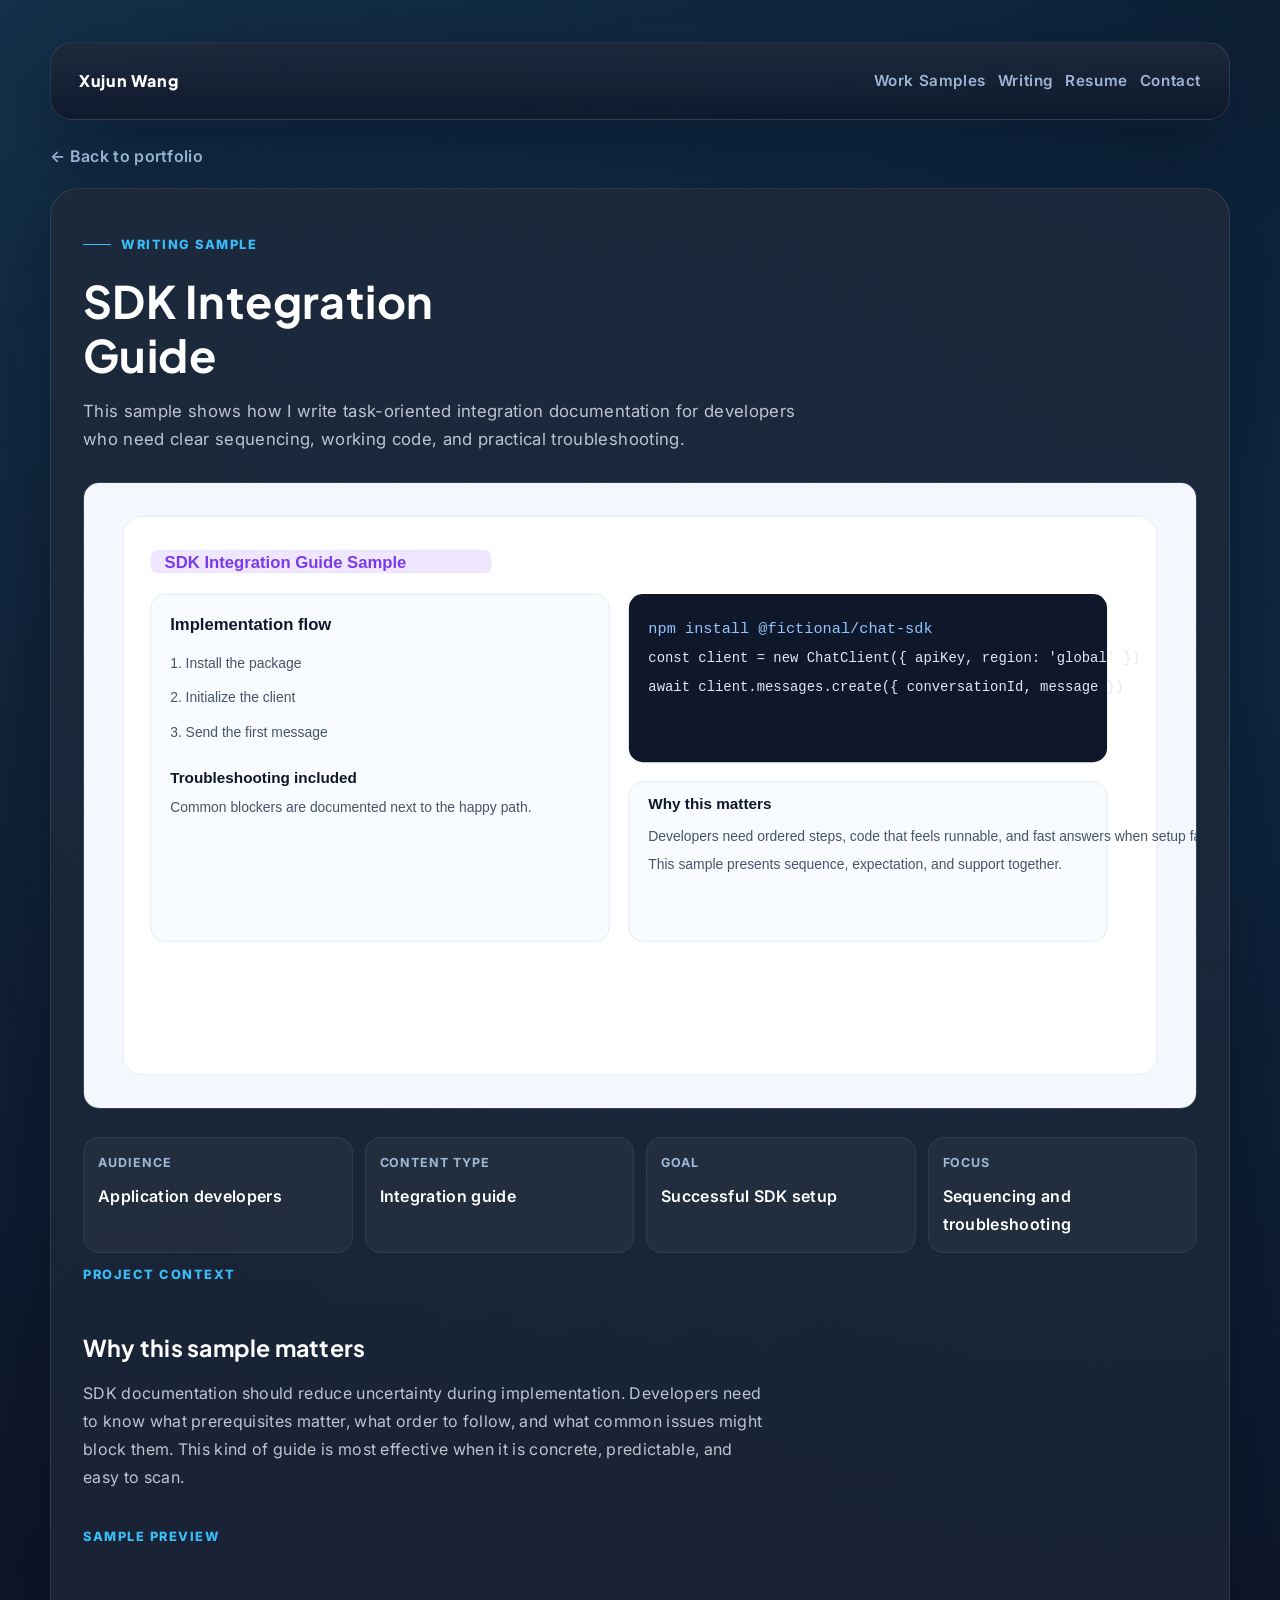
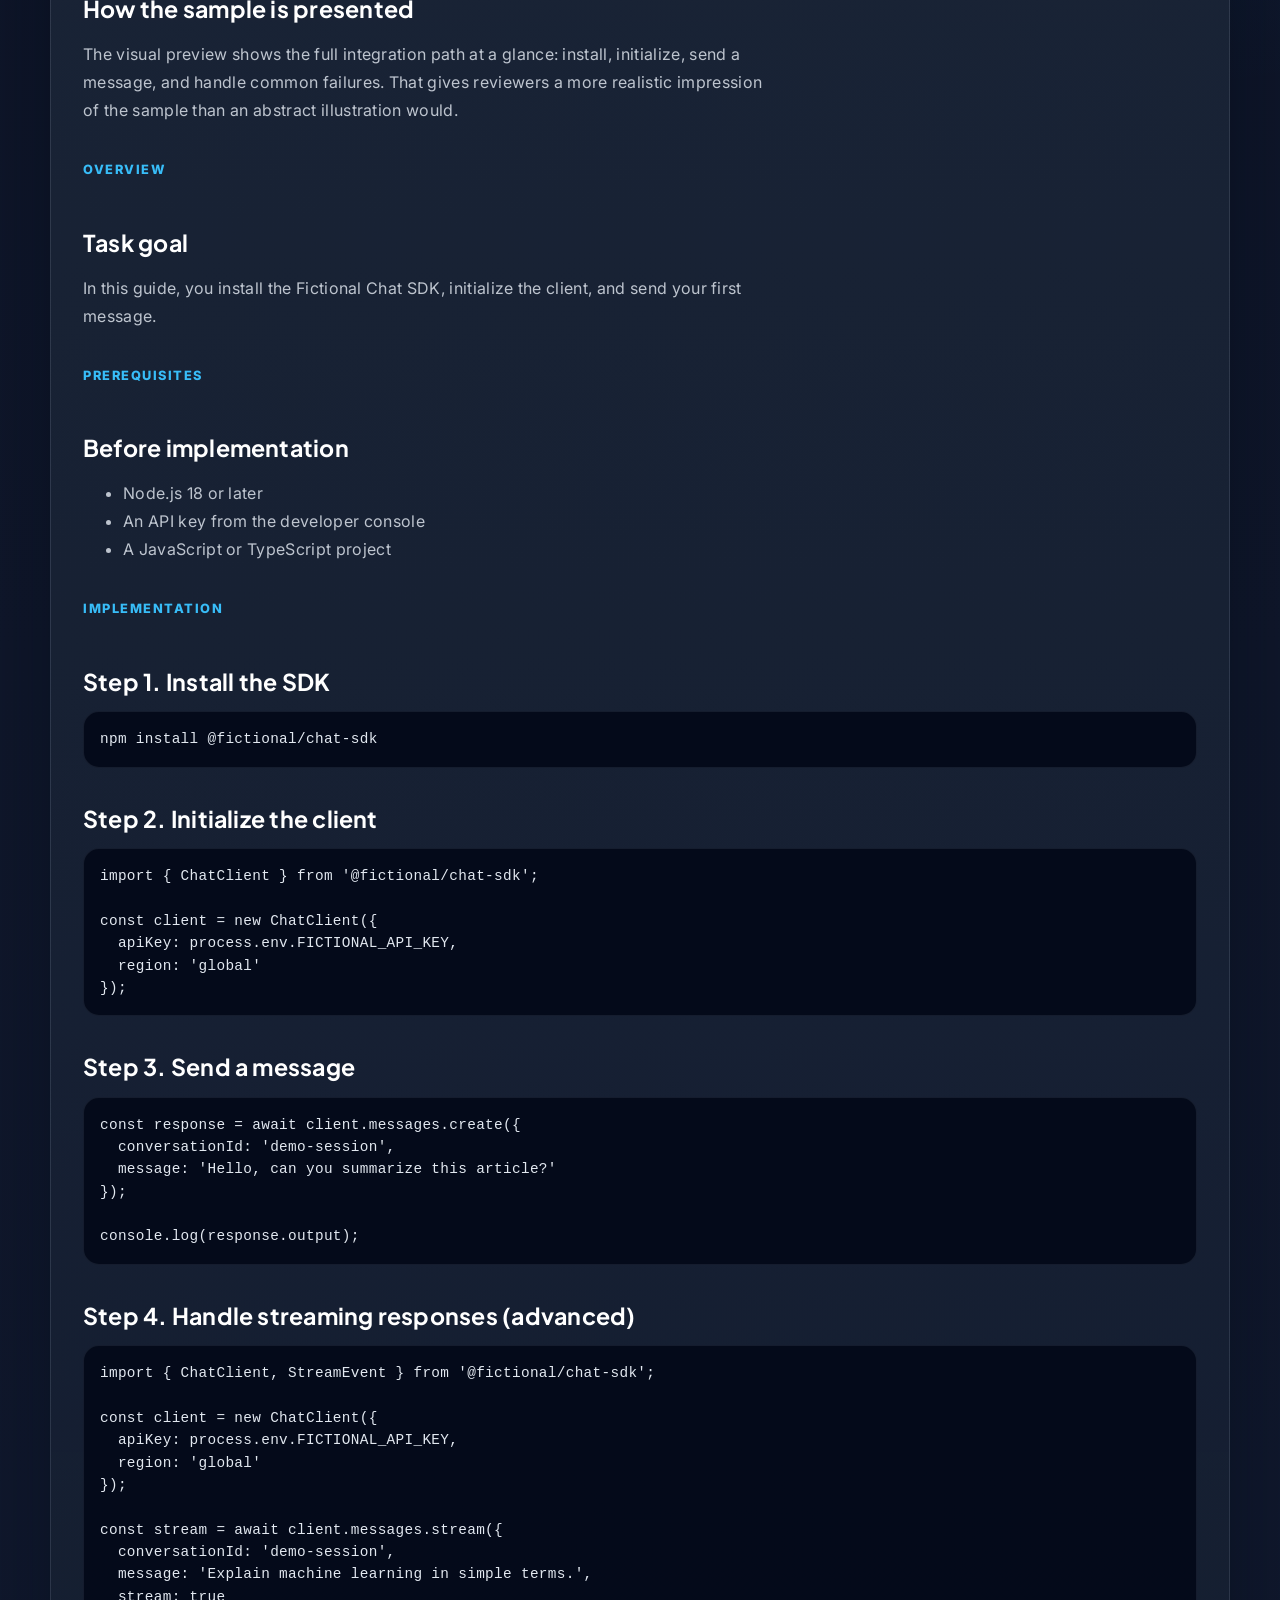
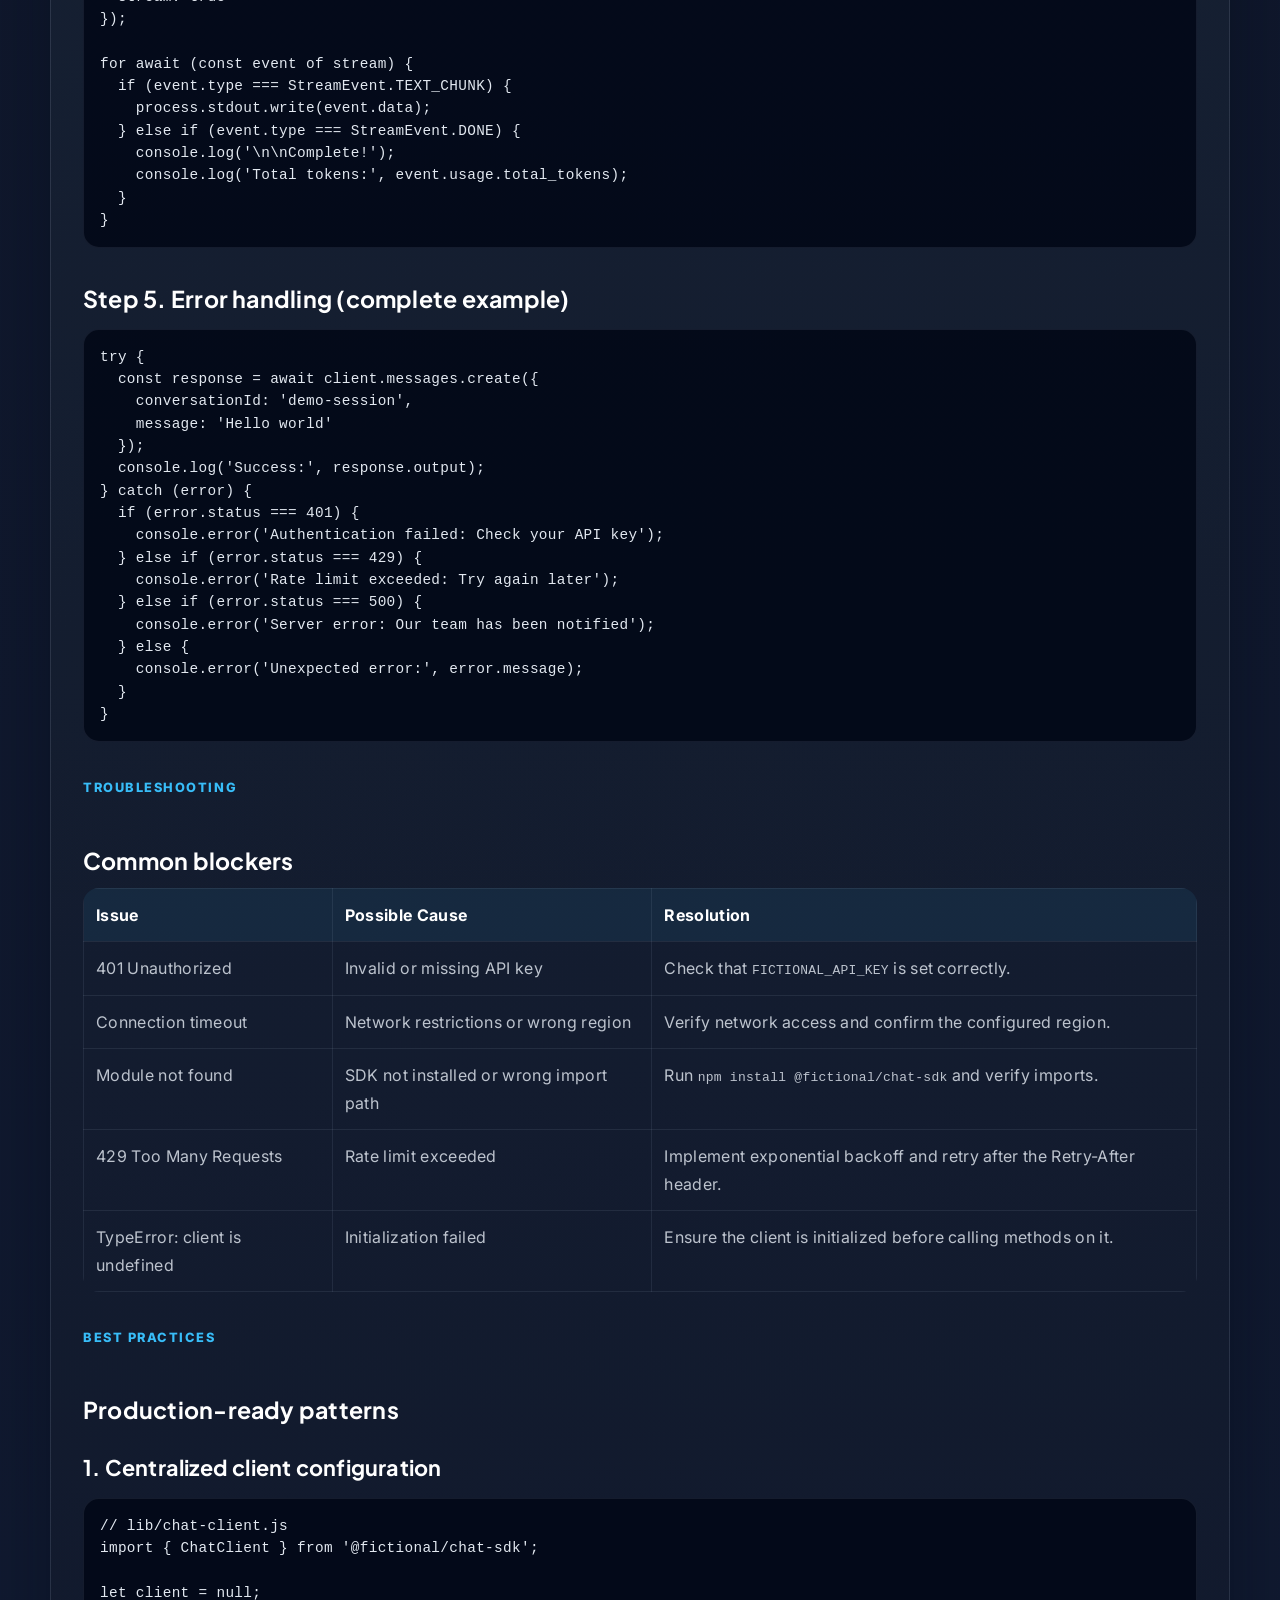
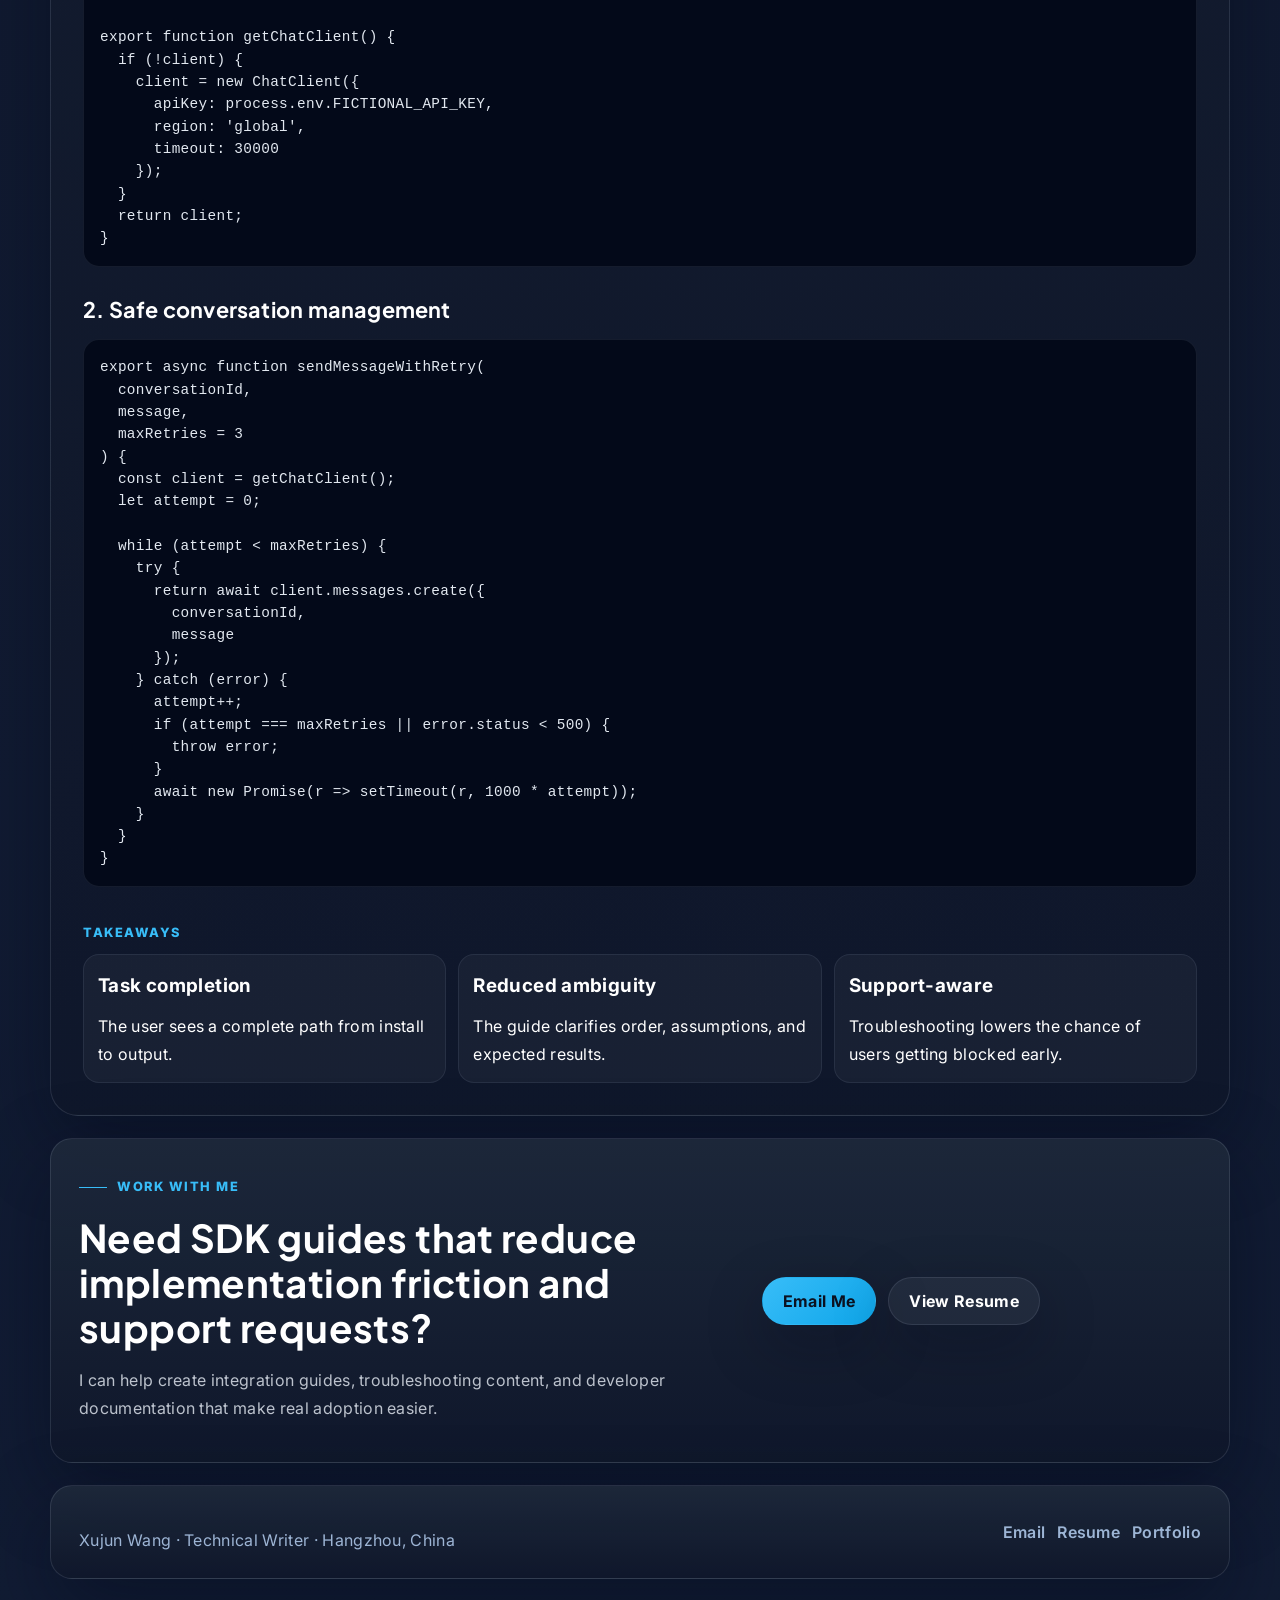
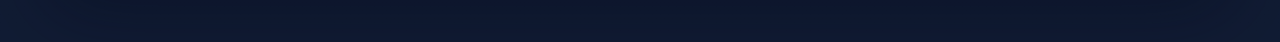
<file: portfolio-site/samples/sdk-integration-guide.html>
<!doctype html>
<html lang="en">
<head>
  <meta charset="utf-8">
  <meta name="viewport" content="width=device-width, initial-scale=1">
  <title>SDK Integration Guide Sample | Xujun Wang</title>
  <meta name="description" content="A technical writing sample by Xujun Wang showing a structured SDK integration guide with troubleshooting.">
  <meta property="og:title" content="SDK Integration Guide Sample | Xujun Wang">
  <meta property="og:description" content="A task-oriented SDK integration sample showing sequencing, working code, and troubleshooting for developers.">
  <meta property="og:image" content="https://portfolio-site-bho.pages.dev/assets/sdk-integration-sample.svg">
  <meta property="og:url" content="https://portfolio-site-bho.pages.dev/samples/sdk-integration-guide.html">
  <meta property="og:type" content="article">
  <meta name="twitter:card" content="summary_large_image">
  <meta name="twitter:title" content="SDK Integration Guide Sample | Xujun Wang">
  <meta name="twitter:description" content="A task-oriented SDK integration sample showing sequencing, working code, and troubleshooting for developers.">
  <meta name="twitter:image" content="https://portfolio-site-bho.pages.dev/assets/sdk-integration-sample.svg">
  <link rel="canonical" href="https://portfolio-site-bho.pages.dev/samples/sdk-integration-guide.html">
  <link rel="stylesheet" href="../styles.css">
</head>
<body>
  <a class="skip-link" href="#mainContent">Skip to main content</a>
  <main class="sample-page" data-reveal id="mainContent">
    <div class="container subpage-shell">
      <header class="subpage-header">
        <a class="brand" href="../index.html" aria-label="Xujun Wang home page">Xujun Wang</a>
        <nav class="subpage-nav" aria-label="Sample page">
          <a href="../index.html#portfolio">Work Samples</a>
          <a href="../index.html#insights">Writing</a>
          <a href="../resume.html">Resume</a>
          <a href="../index.html#contact">Contact</a>
        </nav>
      </header>

      <div class="subpage-main">
        <a class="back-link" href="../index.html">← Back to portfolio</a>
        <article class="sample-content">
        <p class="eyebrow">Writing Sample</p>
        <h1>SDK Integration Guide</h1>
        <p class="sample-intro">This sample shows how I write task-oriented integration documentation for developers who need clear sequencing, working code, and practical troubleshooting.</p>

        <img class="sample-hero" src="../assets/sdk-integration-sample.svg" alt="Screenshot-style preview of the SDK Integration Guide sample" loading="lazy" decoding="async">

        <div class="meta-grid">
          <div class="meta-card"><strong>Audience</strong><span>Application developers</span></div>
          <div class="meta-card"><strong>Content type</strong><span>Integration guide</span></div>
          <div class="meta-card"><strong>Goal</strong><span>Successful SDK setup</span></div>
          <div class="meta-card"><strong>Focus</strong><span>Sequencing and troubleshooting</span></div>
        </div>

        <section>
          <span class="section-label">Project Context</span>
          <h2>Why this sample matters</h2>
          <p>SDK documentation should reduce uncertainty during implementation. Developers need to know what prerequisites matter, what order to follow, and what common issues might block them. This kind of guide is most effective when it is concrete, predictable, and easy to scan.</p>
        </section>

        <section>
          <span class="section-label">Sample Preview</span>
          <h2>How the sample is presented</h2>
          <p>The visual preview shows the full integration path at a glance: install, initialize, send a message, and handle common failures. That gives reviewers a more realistic impression of the sample than an abstract illustration would.</p>
        </section>

        <section>
          <span class="section-label">Overview</span>
          <h2>Task goal</h2>
          <p>In this guide, you install the Fictional Chat SDK, initialize the client, and send your first message.</p>
        </section>

        <section>
          <span class="section-label">Prerequisites</span>
          <h2>Before implementation</h2>
          <ul>
            <li>Node.js 18 or later</li>
            <li>An API key from the developer console</li>
            <li>A JavaScript or TypeScript project</li>
          </ul>
        </section>

        <section>
          <span class="section-label">Implementation</span>
          <h2>Step 1. Install the SDK</h2>
          <pre class="code-block">npm install @fictional/chat-sdk</pre>

          <h2>Step 2. Initialize the client</h2>
          <pre class="code-block">import { ChatClient } from '@fictional/chat-sdk';

const client = new ChatClient({
  apiKey: process.env.FICTIONAL_API_KEY,
  region: 'global'
});</pre>

          <h2>Step 3. Send a message</h2>
          <pre class="code-block">const response = await client.messages.create({
  conversationId: 'demo-session',
  message: 'Hello, can you summarize this article?'
});

console.log(response.output);</pre>

          <h2>Step 4. Handle streaming responses (advanced)</h2>
          <pre class="code-block">import { ChatClient, StreamEvent } from '@fictional/chat-sdk';

const client = new ChatClient({
  apiKey: process.env.FICTIONAL_API_KEY,
  region: 'global'
});

const stream = await client.messages.stream({
  conversationId: 'demo-session',
  message: 'Explain machine learning in simple terms.',
  stream: true
});

for await (const event of stream) {
  if (event.type === StreamEvent.TEXT_CHUNK) {
    process.stdout.write(event.data);
  } else if (event.type === StreamEvent.DONE) {
    console.log('\n\nComplete!');
    console.log('Total tokens:', event.usage.total_tokens);
  }
}</pre>

          <h2>Step 5. Error handling (complete example)</h2>
          <pre class="code-block">try {
  const response = await client.messages.create({
    conversationId: 'demo-session',
    message: 'Hello world'
  });
  console.log('Success:', response.output);
} catch (error) {
  if (error.status === 401) {
    console.error('Authentication failed: Check your API key');
  } else if (error.status === 429) {
    console.error('Rate limit exceeded: Try again later');
  } else if (error.status === 500) {
    console.error('Server error: Our team has been notified');
  } else {
    console.error('Unexpected error:', error.message);
  }
}</pre>
        </section>

        <section>
          <span class="section-label">Troubleshooting</span>
          <h2>Common blockers</h2>
          <table class="table">
            <thead>
              <tr>
                <th>Issue</th>
                <th>Possible Cause</th>
                <th>Resolution</th>
              </tr>
            </thead>
            <tbody>
              <tr>
                <td>401 Unauthorized</td>
                <td>Invalid or missing API key</td>
                <td>Check that <code>FICTIONAL_API_KEY</code> is set correctly.</td>
              </tr>
              <tr>
                <td>Connection timeout</td>
                <td>Network restrictions or wrong region</td>
                <td>Verify network access and confirm the configured region.</td>
              </tr>
              <tr>
                <td>Module not found</td>
                <td>SDK not installed or wrong import path</td>
                <td>Run <code>npm install @fictional/chat-sdk</code> and verify imports.</td>
              </tr>
              <tr>
                <td>429 Too Many Requests</td>
                <td>Rate limit exceeded</td>
                <td>Implement exponential backoff and retry after the Retry-After header.</td>
              </tr>
              <tr>
                <td>TypeError: client is undefined</td>
                <td>Initialization failed</td>
                <td>Ensure the client is initialized before calling methods on it.</td>
              </tr>
            </tbody>
          </table>
        </section>

        <section>
          <span class="section-label">Best Practices</span>
          <h2>Production-ready patterns</h2>
          
          <h3>1. Centralized client configuration</h3>
          <pre class="code-block">// lib/chat-client.js
import { ChatClient } from '@fictional/chat-sdk';

let client = null;

export function getChatClient() {
  if (!client) {
    client = new ChatClient({
      apiKey: process.env.FICTIONAL_API_KEY,
      region: 'global',
      timeout: 30000
    });
  }
  return client;
}</pre>

          <h3>2. Safe conversation management</h3>
          <pre class="code-block">export async function sendMessageWithRetry(
  conversationId,
  message,
  maxRetries = 3
) {
  const client = getChatClient();
  let attempt = 0;
  
  while (attempt < maxRetries) {
    try {
      return await client.messages.create({
        conversationId,
        message
      });
    } catch (error) {
      attempt++;
      if (attempt === maxRetries || error.status < 500) {
        throw error;
      }
      await new Promise(r => setTimeout(r, 1000 * attempt));
    }
  }
}</pre>
        </section>

        <section>
          <span class="section-label">Takeaways</span>
          <div class="result-grid">
            <div class="result-box"><strong>Task completion</strong><span>The user sees a complete path from install to output.</span></div>
            <div class="result-box"><strong>Reduced ambiguity</strong><span>The guide clarifies order, assumptions, and expected results.</span></div>
            <div class="result-box"><strong>Support-aware</strong><span>Troubleshooting lowers the chance of users getting blocked early.</span></div>
          </div>
        </section>
        </article>
      </div>

      <section class="subpage-cta" aria-label="Sample contact call to action">
        <div>
          <p class="eyebrow">Work With Me</p>
          <h2>Need SDK guides that reduce implementation friction and support requests?</h2>
          <p>I can help create integration guides, troubleshooting content, and developer documentation that make real adoption easier.</p>
        </div>
        <div class="contact-shortcuts">
          <a class="button primary" href="mailto:wangxujun0516@gmail.com">Email Me</a>
          <a class="button" href="../resume.html">View Resume</a>
        </div>
      </section>

      <footer class="subpage-footer">
        <p>Xujun Wang · Technical Writer · Hangzhou, China</p>
        <div class="subpage-nav" aria-label="Sample footer links">
          <a href="mailto:wangxujun0516@gmail.com">Email</a>
          <a href="../resume.html">Resume</a>
          <a href="../index.html#portfolio">Portfolio</a>
        </div>
      </footer>
    </div>
  </main>

  <script>
  const prefersReducedMotion = window.matchMedia('(prefers-reduced-motion: reduce)').matches;
  const revealTargets = document.querySelectorAll('[data-reveal]');

  if (prefersReducedMotion) {
    revealTargets.forEach((el) => el.classList.add('is-visible'));
  } else {
    const revealObserver = new IntersectionObserver((entries, observer) => {
      entries.forEach((entry) => {
        if (!entry.isIntersecting) return;
        entry.target.classList.add('is-visible');
        observer.unobserve(entry.target);
      });
    }, { threshold: 0.12, rootMargin: '0px 0px -40px 0px' });

    revealTargets.forEach((el) => revealObserver.observe(el));
  }
</script>
</body>
</html>
</file>
<file: portfolio-site/styles.css>
@import url('https://fonts.googleapis.com/css2?family=Inter:wght@400;500;600;700;800&family=Plus+Jakarta+Sans:wght@600;700;800&display=swap');

:root {
  --color-bg: #0f172a;
  --color-bg-soft: #16213d;
  --color-surface: rgba(15, 23, 42, 0.72);
  --color-surface-strong: rgba(15, 23, 42, 0.92);
  --color-surface-elevated: rgba(30, 41, 59, 0.88);
  --color-border: rgba(148, 163, 184, 0.18);
  --color-border-strong: rgba(56, 189, 248, 0.32);
  --color-text: #ffffff;
  --color-text-muted: rgba(226, 232, 240, 0.82);
  --color-text-soft: rgba(191, 219, 254, 0.8);
  --color-primary: #38bdf8;
  --color-primary-strong: #0ea5e9;
  --color-primary-glow: rgba(56, 189, 248, 0.18);
  --color-success: #22c55e;
  --shadow-card: 0 28px 80px rgba(2, 8, 23, 0.42);
  --shadow-card-hover: 0 38px 110px rgba(2, 8, 23, 0.55);
  --shadow-soft: 0 20px 60px rgba(2, 8, 23, 0.28);
  --radius-xl: 28px;
  --radius-lg: 22px;
  --radius-md: 18px;
  --container: 1180px;
  --reading-width: 680px;
  --nav-height: 80px;
  --transition: 220ms ease;
}

* {
  box-sizing: border-box;
}

html {
  scroll-behavior: smooth;
}

body {
  margin: 0;
  min-width: 320px;
  font-family: 'Inter', Arial, Helvetica, sans-serif;
  color: var(--color-text);
  background:
    radial-gradient(circle at top left, rgba(56, 189, 248, 0.18), transparent 24%),
    radial-gradient(circle at 85% 10%, rgba(14, 165, 233, 0.14), transparent 18%),
    linear-gradient(180deg, #0b1224 0%, #0f172a 35%, #111c34 100%);
  line-height: 1.75;
  letter-spacing: 0.02em;
}

a {
  color: var(--color-primary);
  text-decoration: none;
}

a:hover {
  text-decoration: underline;
}

a:focus-visible,
button:focus-visible,
.button:focus-visible,
.project-card:focus-visible,
.blog-card:focus-visible,
.back-link:focus-visible,
nav a:focus-visible {
  outline: 3px solid rgba(125, 211, 252, 0.95);
  outline-offset: 3px;
  border-radius: 14px;
  text-decoration: none;
}

img {
  max-width: 100%;
}

.container {
  width: min(var(--container), calc(100% - 32px));
  margin: 0 auto;
}

.skip-link {
  position: absolute;
  top: -48px;
  left: 16px;
  z-index: 100;
  padding: 10px 16px;
  border-radius: 999px;
  background: #e0f2fe;
  color: #082032;
  font-weight: 700;
  transition: top var(--transition);
}

.skip-link:focus {
  top: 16px;
}

.max-reading,
.sample-intro,
.resume-main > header p,
.resume-main section > p,
.sample-content section > p,
.sample-content blockquote,
.cta-copy p,
.contact-copy p,
.section-intro {
  max-width: var(--reading-width);
}

.site-header {
  position: sticky;
  top: 0;
  z-index: 50;
  transition: background var(--transition), border-color var(--transition), backdrop-filter var(--transition), box-shadow var(--transition);
}

.site-header.scrolled {
  background: rgba(15, 23, 42, 0.72);
  border-bottom: 1px solid rgba(148, 163, 184, 0.12);
  backdrop-filter: blur(20px);
  box-shadow: 0 18px 40px rgba(2, 8, 23, 0.28);
}

.nav-shell {
  min-height: var(--nav-height);
  display: flex;
  align-items: center;
  justify-content: space-between;
  gap: 20px;
}

.brand {
  font-family: 'Plus Jakarta Sans', 'Inter', sans-serif;
  color: var(--color-text);
  font-size: 1.05rem;
  font-weight: 800;
  letter-spacing: 0.04em;
}

nav {
  display: flex;
  flex-wrap: wrap;
  justify-content: flex-end;
  gap: 18px;
}

nav a {
  color: var(--color-text-muted);
  font-size: 0.95rem;
  font-weight: 600;
  letter-spacing: 0.04em;
  transition: color var(--transition);
}

nav a:hover {
  color: var(--color-text);
  text-decoration: none;
}

main {
  padding-bottom: 56px;
}

.section,
.hero,
.resume-page,
.sample-page {
  opacity: 0;
  transform: translateY(20px);
  transition: opacity 700ms ease, transform 700ms ease;
}

.section.is-visible,
.hero.is-visible,
.resume-page.is-visible,
.sample-page.is-visible {
  opacity: 1;
  transform: translateY(0);
}

.hero {
  padding: 44px 0 32px;
}

.hero-panel,
.content-panel,
.metric-card,
.skill-card,
.bar-card,
.project-card,
.blog-card,
.resume-main,
.resume-sidebar,
.sample-content,
.cta-panel,
.contact-panel {
  background: linear-gradient(180deg, rgba(30, 41, 59, 0.9), rgba(15, 23, 42, 0.86));
  border: 1px solid var(--color-border);
  box-shadow: var(--shadow-card);
  border-radius: var(--radius-xl);
}

.hero-panel {
  display: grid;
  grid-template-columns: minmax(0, 1.2fr) minmax(280px, 0.8fr);
  gap: 28px;
  padding: 40px;
  position: relative;
  overflow: hidden;
}

.hero-panel::after {
  content: "";
  position: absolute;
  inset: auto -10% -35% auto;
  width: 380px;
  height: 380px;
  border-radius: 999px;
  background: radial-gradient(circle, rgba(56, 189, 248, 0.22), transparent 68%);
  pointer-events: none;
}

.eyebrow {
  display: inline-flex;
  align-items: center;
  gap: 10px;
  margin-bottom: 18px;
  color: var(--color-primary);
  text-transform: uppercase;
  font-size: 0.8rem;
  font-weight: 800;
  letter-spacing: 0.12em;
}

.eyebrow::before {
  content: "";
  width: 28px;
  height: 1px;
  background: currentColor;
}

/* Sample page typography */
.sample-content h1 {
  font-size: clamp(1.8rem, 3.5vw, 3rem);
  line-height: 1.2;
  margin-bottom: 16px;
}

.sample-content h2 {
  font-size: clamp(1.4rem, 2.5vw, 2rem);
  line-height: 1.3;
  margin-top: 36px;
  margin-bottom: 12px;
}

.sample-content h3 {
  font-size: clamp(1.1rem, 1.8vw, 1.35rem);
  line-height: 1.4;
  margin-top: 28px;
  margin-bottom: 10px;
}

.sample-content .sample-intro {
  font-size: 1.05rem;
  line-height: 1.65;
  color: var(--color-text-muted);
  margin-bottom: 28px;
  max-width: 65ch;
}

.sample-content .sample-hero {
  margin-bottom: 28px;
}

h1,
h2,
h3,
h4 {
  margin-top: 0;
  color: var(--color-text);
  font-family: 'Plus Jakarta Sans', 'Inter', sans-serif;
  line-height: 1.16;
  letter-spacing: 0.01em;
}

h1 {
  font-size: clamp(2.75rem, 4.8vw, 5.4rem);
  margin-bottom: 18px;
  max-width: 12ch;
}

h2 {
  font-size: clamp(1.9rem, 3vw, 3.25rem);
  margin-bottom: 16px;
}

h3 {
  font-size: 1.2rem;
  margin-bottom: 12px;
}

p,
li,
span,
strong,
code,
blockquote,
input,
textarea,
button {
  letter-spacing: 0.02em;
}

p,
ul,
ol,
table {
  color: var(--color-text-muted);
}

.lead {
  font-size: 1.06rem;
  margin: 0 0 14px;
}

.hero-actions,
.cta-actions,
.stack-list,
.hero-proof,
.tag-list,
.contact-shortcuts,
.subpage-nav {
  display: flex;
  flex-wrap: wrap;
  gap: 12px;
}

.hero-support-links {
  display: flex;
  flex-wrap: wrap;
  gap: 18px;
  margin-top: 14px;
}

.hero-support-links a {
  color: var(--color-text-soft);
  font-weight: 600;
}

.hero-meta-note {
  margin: 14px 0 0;
  color: var(--color-text-soft);
  font-size: 0.94rem;
}

.button {
  display: inline-flex;
  align-items: center;
  justify-content: center;
  min-height: 48px;
  padding: 0 20px;
  border-radius: 999px;
  border: 1px solid rgba(148, 163, 184, 0.16);
  background: rgba(255, 255, 255, 0.05);
  color: var(--color-text);
  font-weight: 700;
  box-shadow: var(--shadow-soft);
  transition: transform var(--transition), box-shadow var(--transition), background var(--transition), border-color var(--transition);
}

.button:hover {
  text-decoration: none;
  transform: translateY(-2px);
  box-shadow: 0 24px 60px rgba(2, 8, 23, 0.32);
  border-color: rgba(56, 189, 248, 0.28);
}

.button.primary {
  background: linear-gradient(135deg, var(--color-primary), var(--color-primary-strong));
  color: #0b1120;
  border-color: transparent;
}

.button.primary:hover {
  background: linear-gradient(135deg, #67d6ff, var(--color-primary));
}

.cta-panel {
  position: relative;
  overflow: hidden;
}

.cta-panel::after {
  content: "";
  position: absolute;
  inset: auto -12% -42% auto;
  width: 300px;
  height: 300px;
  border-radius: 999px;
  background: radial-gradient(circle, rgba(56, 189, 248, 0.18), transparent 68%);
  pointer-events: none;
}

.cta-actions {
  flex-direction: column;
  align-items: stretch;
  gap: 14px;
  width: min(100%, 400px);
  justify-self: end;
}

.cta-button {
  width: 100%;
  padding: 18px 20px;
  border-radius: 22px;
  align-items: flex-start;
  justify-content: flex-start;
  flex-direction: column;
  gap: 6px;
  background: rgba(15, 23, 42, 0.68);
  border-color: rgba(148, 163, 184, 0.22);
  box-shadow: 0 18px 44px rgba(2, 8, 23, 0.24);
}

.cta-button:hover {
  transform: translateY(-3px);
}

.cta-button-title {
  color: inherit;
  font-size: 1rem;
  font-weight: 800;
}

.cta-button-meta {
  color: var(--color-text-soft);
  font-size: 0.92rem;
  font-weight: 500;
  line-height: 1.5;
  text-align: left;
}

.cta-button.primary .cta-button-meta {
  color: rgba(11, 17, 32, 0.82);
}

.cta-button-quiet {
  background: rgba(255, 255, 255, 0.03);
  border-style: dashed;
}

.hero-proof span,
.sample-type,
.tag-list span,
.stat-label,
.kicker-chip {
  display: inline-flex;
  align-items: center;
  padding: 9px 14px;
  border-radius: 999px;
  border: 1px solid rgba(56, 189, 248, 0.18);
  background: rgba(56, 189, 248, 0.08);
  color: var(--color-text-soft);
  font-size: 0.92rem;
  font-weight: 600;
}

.hero-visual {
  position: relative;
  z-index: 1;
}

.visual-card {
  padding: 18px;
  border-radius: var(--radius-lg);
  border: 1px solid var(--color-border);
  background: rgba(15, 23, 42, 0.78);
}

.headshot {
  width: 100%;
  border-radius: 18px;
  display: block;
  background: rgba(255,255,255,0.04);
  border: 1px solid rgba(148, 163, 184, 0.12);
}

.visual-caption {
  padding: 18px 6px 2px;
}

.section {
  padding: 26px 0;
}

.section-shell {
  display: grid;
  gap: 24px;
}

.section-heading-row {
  display: flex;
  justify-content: space-between;
  align-items: end;
  gap: 18px;
  margin-bottom: 8px;
}

.content-panel {
  padding: 30px;
}

.about-grid,
.contact-grid,
.resume-layout {
  display: grid;
  grid-template-columns: minmax(0, 1.16fr) minmax(280px, 0.84fr);
  gap: 24px;
}

.side-list,
.contact-list,
.meta-list {
  list-style: none;
  padding: 0;
  margin: 0;
}

.side-list li,
.contact-list li,
.meta-list li {
  padding: 12px 0;
  border-bottom: 1px solid rgba(148, 163, 184, 0.12);
}

.side-list li:last-child,
.contact-list li:last-child,
.meta-list li:last-child {
  border-bottom: 0;
}

.metrics-grid,
.skill-dashboard,
.skill-bars,
.project-grid,
.blog-grid,
.meta-grid,
.result-grid,
.two-col-notes,
.credibility-grid {
  display: grid;
  gap: 18px;
}

.metrics-grid {
  grid-template-columns: repeat(4, minmax(0, 1fr));
}

.metric-card,
.skill-card,
.bar-card,
.project-card,
.blog-card {
  padding: 24px;
  transition: transform var(--transition), box-shadow var(--transition), border-color var(--transition);
}

.metric-card:hover,
.skill-card:hover,
.bar-card:hover,
.project-card:hover,
.blog-card:hover,
.resume-sidebar section:hover {
  transform: translateY(-6px);
  box-shadow: var(--shadow-card-hover);
  border-color: var(--color-border-strong);
}

.metric-value {
  display: block;
  color: var(--color-text);
  font-family: 'Plus Jakarta Sans', 'Inter', sans-serif;
  font-size: clamp(2.2rem, 3vw, 3.2rem);
  line-height: 1;
  margin-bottom: 12px;
}

.metric-card p,
.project-content p,
.blog-card p,
.bar-card p,
.note-box p,
.result-box span {
  margin-bottom: 0;
}

.skill-dashboard,
.skill-bars,
.blog-grid,
.credibility-grid {
  grid-template-columns: repeat(3, minmax(0, 1fr));
}

.credibility-grid {
  grid-template-columns: repeat(2, minmax(0, 1fr));
}

.credential-card {
  display: grid;
  gap: 18px;
  padding: 24px;
  border-radius: 24px;
  border: 1px solid rgba(148, 163, 184, 0.16);
  background: linear-gradient(180deg, rgba(30, 41, 59, 0.92), rgba(15, 23, 42, 0.9));
  box-shadow: var(--shadow-card);
  transition: transform var(--transition), box-shadow var(--transition), border-color var(--transition);
}

.credential-card:hover {
  transform: translateY(-6px);
  box-shadow: var(--shadow-card-hover);
  border-color: var(--color-border-strong);
}

.credential-mark {
  width: 84px;
  height: 84px;
  display: grid;
  place-items: center;
  border-radius: 999px;
  background: radial-gradient(circle at 30% 30%, rgba(125, 211, 252, 0.95), rgba(14, 165, 233, 0.9));
  color: #082032;
  font-family: 'Plus Jakarta Sans', 'Inter', sans-serif;
  font-size: 0.96rem;
  font-weight: 800;
  letter-spacing: 0.06em;
  box-shadow: 0 18px 40px rgba(56, 189, 248, 0.22);
}

.availability-panel {
  padding: 24px 28px;
  border-radius: 24px;
  border: 1px solid rgba(148, 163, 184, 0.16);
  background: rgba(255, 255, 255, 0.03);
}

.availability-panel .eyebrow {
  margin-bottom: 14px;
}

.project-grid {
  grid-template-columns: repeat(2, minmax(0, 1fr));
}

.bar {
  width: 100%;
  height: 12px;
  overflow: hidden;
  border-radius: 999px;
  background: rgba(148, 163, 184, 0.14);
  margin: 14px 0 16px;
}

.bar span {
  display: block;
  height: 100%;
  border-radius: inherit;
  background: linear-gradient(90deg, rgba(56, 189, 248, 0.82), rgba(125, 211, 252, 1));
}

.project-card,
.blog-card {
  color: inherit;
}

.project-card:hover,
.blog-card:hover {
  text-decoration: none;
}

.project-image,
.sample-hero {
  display: block;
  width: 100%;
  object-fit: cover;
  border-radius: 16px;
  border: 1px solid rgba(148, 163, 184, 0.16);
  background: rgba(255, 255, 255, 0.04);
}

.project-image {
  height: 220px;
  margin-bottom: 18px;
}

.resume-page,
.sample-page {
  padding: 42px 0 64px;
}

.resume-main,
.resume-sidebar,
.sample-content,
.cta-panel,
.contact-panel {
  padding: 32px;
}

.resume-main section + section,
.resume-sidebar section + section,
.sample-content section + section {
  margin-top: 30px;
}

.resume-main h2,
.sample-content h2,
.resume-sidebar h2 {
  font-size: 1.45rem;
}

.resume-sidebar section {
  padding: 0 0 28px;
  border-bottom: 1px solid rgba(148, 163, 184, 0.12);
  transition: transform var(--transition), box-shadow var(--transition), border-color var(--transition);
}

.resume-sidebar section:last-child {
  border-bottom: 0;
  padding-bottom: 0;
}

.job {
  padding-bottom: 22px;
  margin-bottom: 22px;
  border-bottom: 1px solid rgba(148, 163, 184, 0.12);
}

.job:last-child {
  margin-bottom: 0;
  padding-bottom: 0;
  border-bottom: 0;
}

.muted,
.resume-meta,
.blog-meta {
  color: var(--color-text-soft);
}

.back-link {
  display: inline-flex;
  align-items: center;
  gap: 8px;
  color: var(--color-text-soft);
  font-weight: 600;
}

.subpage-shell {
  display: grid;
  gap: 22px;
}

.subpage-header,
.subpage-footer,
.subpage-cta {
  padding: 24px 28px;
  border-radius: var(--radius-lg);
  border: 1px solid var(--color-border);
  background: linear-gradient(180deg, rgba(30, 41, 59, 0.9), rgba(15, 23, 42, 0.86));
  box-shadow: var(--shadow-card);
}

.subpage-header {
  display: flex;
  justify-content: space-between;
  align-items: center;
  gap: 18px;
}

.subpage-header .brand {
  font-size: 1rem;
}

.subpage-nav a {
  color: var(--color-text-soft);
  font-weight: 600;
}

.subpage-main {
  display: grid;
  gap: 18px;
}

.subpage-cta {
  display: grid;
  grid-template-columns: minmax(0, 1.2fr) minmax(280px, 0.8fr);
  gap: 24px;
  align-items: center;
}

.subpage-cta h2,
.subpage-footer p {
  margin-bottom: 0;
}

.contact-shortcuts a {
  color: var(--color-text);
}

.subpage-footer {
  display: flex;
  justify-content: space-between;
  align-items: center;
  gap: 16px;
}

.subpage-footer p {
  color: var(--color-text-soft);
}

.code-block {
  overflow: auto;
  padding: 16px;
  border-radius: 16px;
  background: rgba(2, 8, 23, 0.86);
  border: 1px solid rgba(148, 163, 184, 0.12);
  color: #e2e8f0;
  font-family: 'SFMono-Regular', Consolas, Monaco, monospace;
  font-size: 0.9rem;
  line-height: 1.55;
}

.table {
  width: 100%;
  border-collapse: collapse;
  margin-top: 12px;
  overflow: hidden;
  border-radius: 16px;
}

.table th,
.table td {
  padding: 12px;
  text-align: left;
  vertical-align: top;
  border: 1px solid rgba(148, 163, 184, 0.12);
}

.table th {
  color: var(--color-text);
  background: rgba(56, 189, 248, 0.08);
}

.meta-grid {
  grid-template-columns: repeat(4, minmax(0, 1fr));
  margin: 14px 0 6px;
  gap: 12px;
}

.meta-card,
.note-box,
.result-box {
  padding: 14px;
  border-radius: 16px;
  background: rgba(255, 255, 255, 0.04);
  border: 1px solid rgba(148, 163, 184, 0.12);
}

.meta-card strong {
  display: block;
  margin-bottom: 8px;
  color: var(--color-text-soft);
  text-transform: uppercase;
  font-size: 0.78rem;
  letter-spacing: 0.08em;
}

.meta-card span {
  color: var(--color-text);
  font-weight: 600;
}

.sample-content blockquote {
  margin: 22px 0;
  padding: 20px 22px;
  border-left: 3px solid var(--color-primary);
  background: rgba(56, 189, 248, 0.07);
  border-radius: 0 18px 18px 0;
}

.section-label {
  display: inline-flex;
  margin-bottom: 10px;
  color: var(--color-primary);
  font-size: 0.8rem;
  font-weight: 800;
  text-transform: uppercase;
  letter-spacing: 0.12em;
}

.result-grid {
  grid-template-columns: repeat(3, minmax(0, 1fr));
  gap: 12px;
}

.two-col-notes {
  gap: 12px;
}

.note-box h3 {
  margin-bottom: 10px;
  font-size: 1.05rem;
}

.note-box ul,
.note-box p {
  margin-bottom: 0;
  font-size: 0.95rem;
}

.note-box li {
  padding: 4px 0;
}

.result-box strong {
  display: block;
  margin-bottom: 10px;
  color: var(--color-text);
  font-size: 1.18rem;
}

.cta-panel,
.contact-panel {
  display: grid;
  grid-template-columns: minmax(0, 1.2fr) minmax(280px, 0.8fr);
  gap: 24px;
}

.site-footer {
  padding: 10px 0 40px;
}

.footer-row {
  display: flex;
  justify-content: space-between;
  align-items: center;
  gap: 16px;
  color: var(--color-text-soft);
}

.footer-row p {
  margin: 0;
}

.footer-row a {
  color: var(--color-primary);
}

.footer-links,
.social-link {
  display: inline-flex;
  align-items: center;
  gap: 10px;
}

.footer-links {
  flex-wrap: wrap;
  justify-content: flex-end;
  gap: 16px;
}

.social-link {
  color: var(--color-text);
  font-weight: 600;
}

.social-icon {
  width: 18px;
  height: 18px;
  fill: currentColor;
  flex: 0 0 auto;
}

@media (max-width: 1024px) {
  .hero-panel,
  .about-grid,
  .contact-grid,
  .resume-layout,
  .subpage-header,
  .subpage-cta,
  .subpage-footer,
  .cta-panel,
  .contact-panel,
  .skill-dashboard,
  .skill-bars,
  .project-grid,
  .blog-grid,
  .meta-grid,
  .result-grid,
  .two-col-notes,
  .metrics-grid,
  .credibility-grid {
    grid-template-columns: 1fr;
  }

  .hero-panel {
    padding: 30px;
  }

  .project-image {
    height: 240px;
  }
}

@media (min-width: 768px) and (max-width: 1024px) {
  .container {
    width: min(var(--container), calc(100% - 48px));
  }

  .section {
    padding: 22px 0;
  }

  .metrics-grid {
    grid-template-columns: repeat(2, minmax(0, 1fr));
  }
}

@media (max-width: 767px) {
  :root {
    --nav-height: auto;
  }

  body {
    line-height: 1.75;
  }

  .container {
    width: min(var(--container), calc(100% - 24px));
  }

  .nav-shell,
  .section-heading-row,
  .footer-row,
  .subpage-header,
  .subpage-footer {
    flex-direction: column;
    align-items: flex-start;
  }

  nav {
    justify-content: flex-start;
    gap: 12px;
  }

  .hero {
    padding-top: 20px;
  }

  .hero-panel,
  .content-panel,
  .subpage-header,
  .subpage-footer,
  .subpage-cta,
  .resume-main,
  .resume-sidebar,
  .sample-content,
  .cta-panel,
  .contact-panel,
  .metric-card,
  .skill-card,
  .bar-card,
  .project-card,
  .blog-card {
    padding: 22px;
    border-radius: 22px;
  }

  h1 {
    font-size: 2.3rem;
    max-width: 100%;
  }

  h2 {
    font-size: 1.85rem;
  }

  .hero-actions,
  .cta-actions,
  .contact-shortcuts {
    flex-direction: column;
    align-items: stretch;
  }

  .cta-actions {
    width: 100%;
    justify-self: stretch;
  }

  .button {
    width: 100%;
  }

  .hero-support-links {
    flex-direction: column;
    gap: 10px;
  }

  .metrics-grid,
  .skill-dashboard,
  .skill-bars,
  .project-grid,
  .blog-grid,
  .meta-grid,
  .result-grid,
  .two-col-notes,
  .credibility-grid {
    grid-template-columns: 1fr;
  }

  .availability-panel {
    padding: 22px;
  }

  .project-image {
    height: 180px;
  }

  .table,
  .table tbody,
  .table tr,
  .table td,
  .table th,
  .table thead {
    display: block;
    width: 100%;
  }

  .table thead {
    display: none;
  }

  .table tr + tr {
    margin-top: 16px;
  }

  .table td {
    border-top: 0;
  }
}

@media (prefers-reduced-motion: reduce) {
  html {
    scroll-behavior: auto;
  }

  *,
  *::before,
  *::after {
    animation: none !important;
    transition: none !important;
  }

  .section,
  .hero,
  .resume-page,
  .sample-page {
    opacity: 1;
    transform: none;
  }
}
</file>
